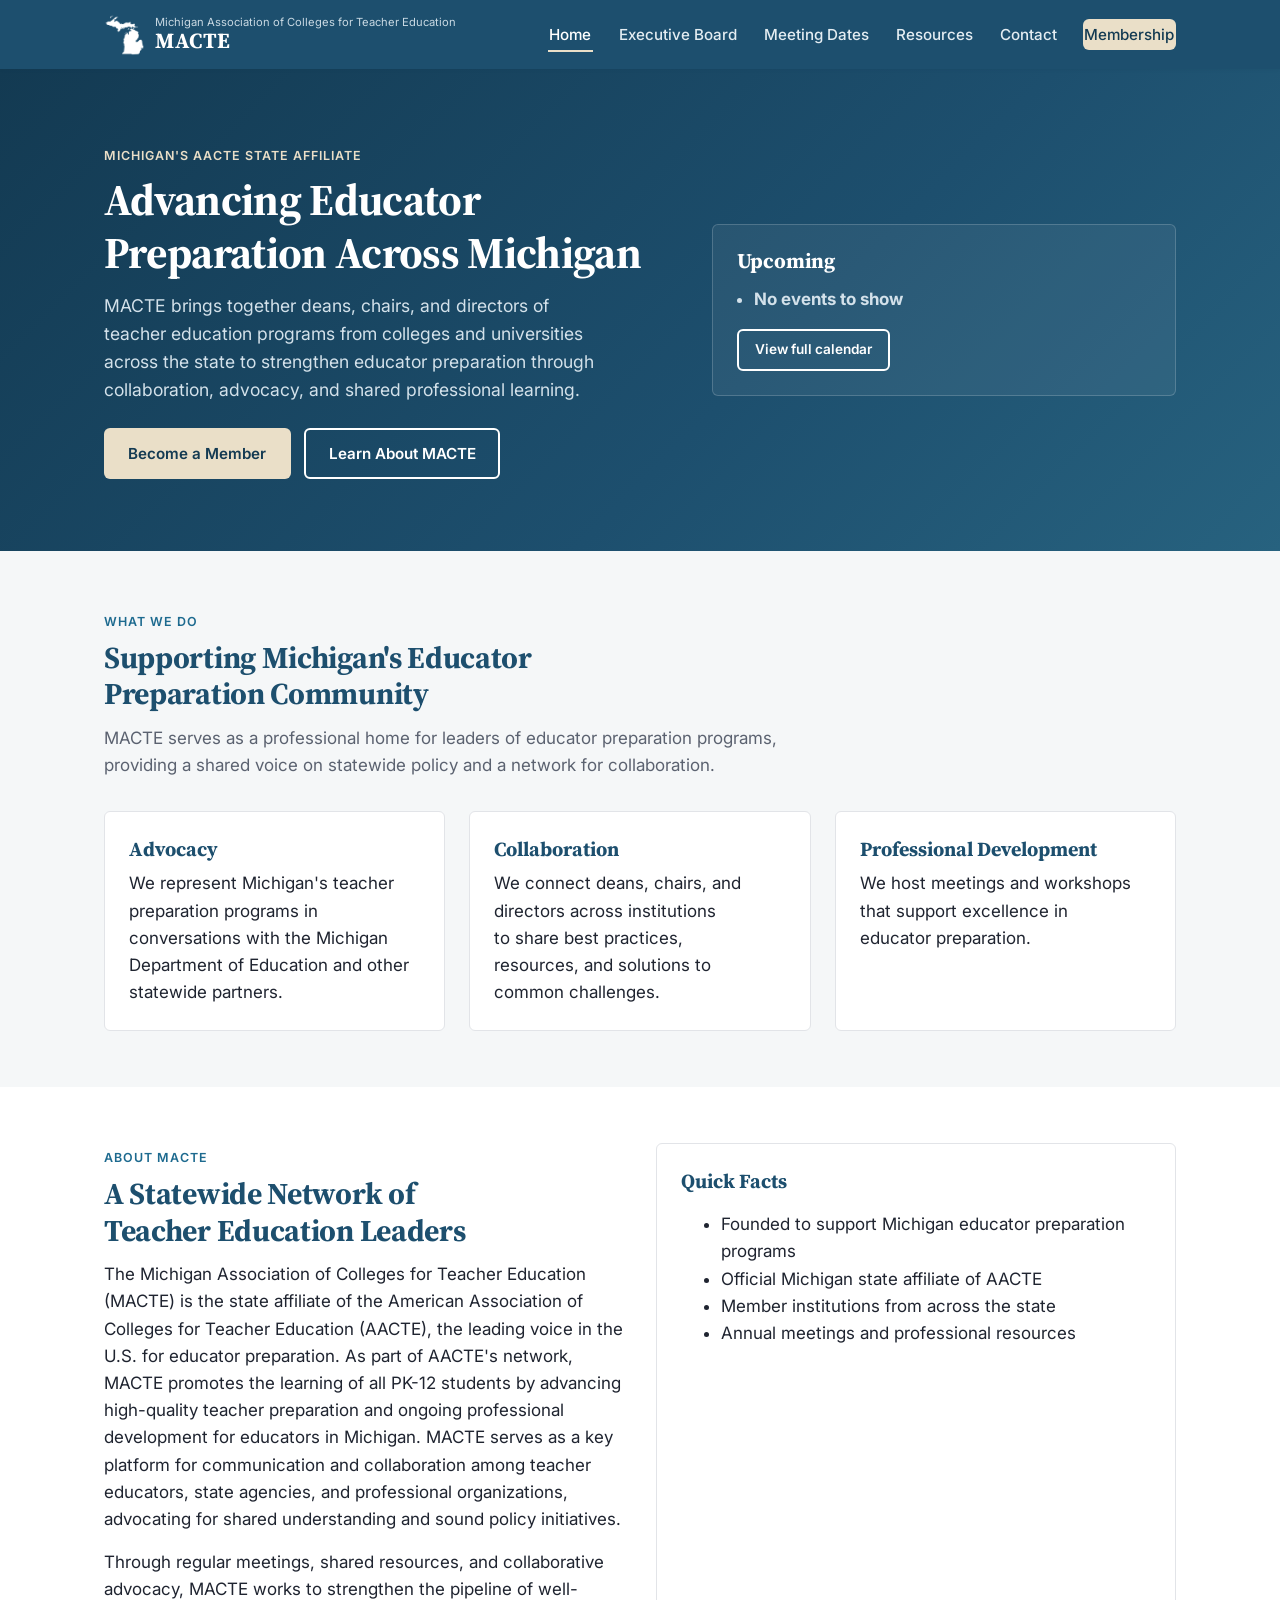
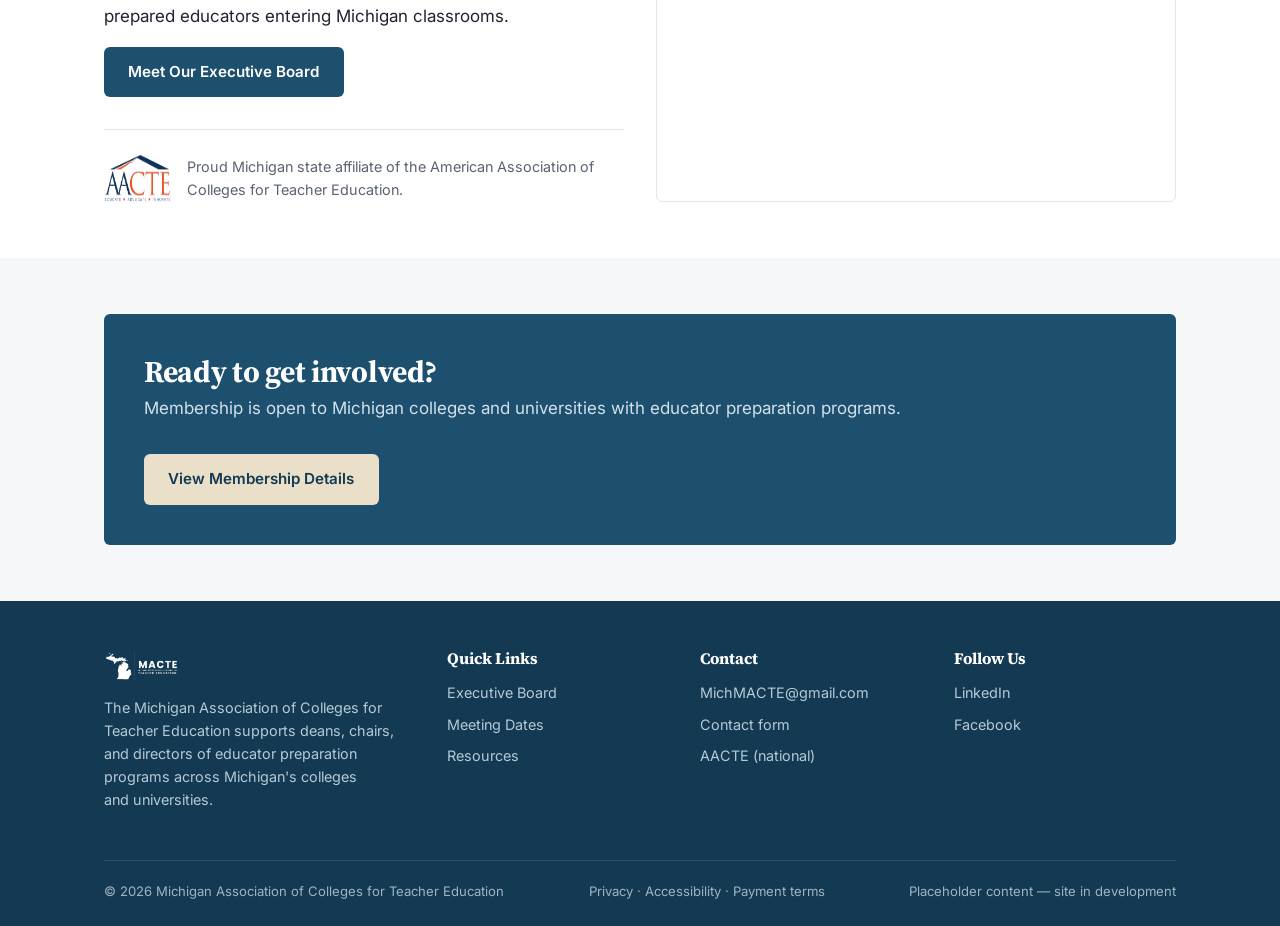
<file: index.html>
<!DOCTYPE html>
<html lang="en">
<head>
  <meta charset="UTF-8" />
  <meta name="viewport" content="width=device-width, initial-scale=1.0" />
  <title>MACTE | Michigan Association of Colleges for Teacher Education</title>
  <meta name="description" content="MACTE is Michigan's AACTE state affiliate, supporting deans, chairs, and directors of educator preparation programs across the state." />
  <meta name="theme-color" content="#1d4f6e" />
  <meta property="og:type" content="website" />
  <meta property="og:site_name" content="Michigan Association of Colleges for Teacher Education" />
  <meta property="og:title" content="MACTE | Michigan Association of Colleges for Teacher Education" />
  <meta property="og:description" content="MACTE is Michigan's AACTE state affiliate, supporting deans, chairs, and directors of educator preparation programs across the state." />
  <link rel="icon" href="assets/favicon-32.png" type="image/png" />
  <link rel="apple-touch-icon" href="assets/apple-touch-icon.png" />
  <link rel="preconnect" href="https://fonts.googleapis.com" />
  <link rel="preconnect" href="https://fonts.gstatic.com" crossorigin />
  <link href="https://fonts.googleapis.com/css2?family=Source+Serif+4:wght@600;700&family=Inter:wght@400;500;600;700&display=swap" rel="stylesheet" />
  <link rel="stylesheet" href="css/styles.css" />
  <!-- Cross-fade between pages. Kept inline so the browser sees it before the stylesheet arrives. -->
  <style>@media (prefers-reduced-motion: no-preference) { @view-transition { navigation: auto; } }</style>
</head>
<body>
  <a class="skip-link" href="#main">Skip to main content</a>

  <header class="site-header">
    <nav class="nav-bar">
      <a class="brand" href="index.html">
        <img src="assets/macte-icon-white.png" alt="" class="brand-logo" width="384" height="395" />
        <span class="brand-text">
          <span class="full-name">Michigan Association of Colleges for Teacher Education</span>
          <span class="acronym">MACTE</span>
        </span>
      </a>
      <button class="nav-toggle" type="button" aria-expanded="false" aria-controls="site-nav">Menu</button>
      <ul class="nav-links" id="site-nav">
        <li><a href="index.html" aria-current="page">Home</a></li>
        <li><a href="executive-board.html">Executive Board</a></li>
        <li><a href="meetings.html">Meeting Dates</a></li>
        <li><a href="resources.html">Resources</a></li>
        <li><a href="contact.html">Contact</a></li>
        <li><a href="membership.html" class="nav-cta">Membership</a></li>
      </ul>
    </nav>
  </header>

  <main id="main">
    <section class="hero">
      <div class="container">
        <div>
          <span class="eyebrow">Michigan's AACTE State Affiliate</span>
          <h1>Advancing Educator Preparation Across Michigan</h1>
          <p class="lead">
            MACTE brings together deans, chairs, and directors of teacher education programs
            from colleges and universities across the state to strengthen educator preparation
            through collaboration, advocacy, and shared professional learning.
          </p>
          <div class="hero-actions">
            <a href="membership.html" class="btn btn-primary">Become a Member</a>
            <a href="#about" class="btn btn-outline">Learn About MACTE</a>
          </div>
        </div>
        <div class="hero-card">
          <h2>Upcoming</h2>
          <ul id="upcoming-list">
            <li><strong>No events to show</strong> </li>
          </ul>
          <p class="hero-card-footer"><a href="meetings.html" class="btn btn-outline btn-sm">View full calendar</a></p>
        </div>
      </div>
    </section>

    <section class="section" id="about">
      <div class="container">
        <div class="section-header">
          <span class="eyebrow">What We Do</span>
          <h2>Supporting Michigan's Educator Preparation Community</h2>
          <p class="text-muted">
            MACTE serves as a professional home for leaders of educator preparation programs,
            providing a shared voice on statewide policy and a network for collaboration.
          </p>
        </div>
        <div class="card-grid">
          <div class="card">
            <h3>Advocacy</h3>
            <p>We represent Michigan's teacher preparation programs in conversations with the Michigan Department of Education and other statewide partners.</p>
          </div>
          <div class="card">
            <h3>Collaboration</h3>
            <p>We connect deans, chairs, and directors across institutions to share best practices, resources, and solutions to common challenges.</p>
          </div>
          <div class="card">
            <h3>Professional Development</h3>
            <p>We host meetings and workshops that support excellence in educator preparation.</p>
          </div>
        </div>
      </div>
    </section>

    <section class="section section-alt">
      <div class="container two-col">
        <div>
          <span class="eyebrow">About MACTE</span>
          <h2>A Statewide Network of Teacher Education Leaders</h2>
          <p>
            The Michigan Association of Colleges for Teacher Education (MACTE) 
            is the state affiliate of the American Association of Colleges for Teacher Education (AACTE),
            the leading voice in the U.S. for educator preparation. As part of AACTE's network,
            MACTE promotes the learning of all PK-12 students by advancing high-quality teacher preparation
            and ongoing professional development for educators in Michigan. MACTE serves as a key platform
            for communication and collaboration among teacher educators, state agencies, and professional organizations,
            advocating for shared understanding and sound policy initiatives.
          </p>
          <p>
            Through regular meetings, shared resources, and collaborative advocacy, MACTE works
            to strengthen the pipeline of well-prepared educators entering Michigan classrooms.
          </p>
          <a href="executive-board.html" class="btn btn-secondary">Meet Our Executive Board</a>
          <div class="affiliate-badge">
            <a href="https://www.aacte.org" target="_blank" rel="noopener">
              <img src="assets/aacte-logo.png" alt="AACTE website (opens in a new tab)" width="900" height="449" />
            </a>
            <p class="text-muted">Proud Michigan state affiliate of the American Association of Colleges for Teacher Education.</p>
          </div>
        </div>
        <div class="card">
          <h3>Quick Facts</h3>
          <ul>
            <li>Founded to support Michigan educator preparation programs</li>
            <li>Official Michigan state affiliate of AACTE</li>
            <li>Member institutions from across the state</li>
            <li>Annual meetings and professional resources</li>
          </ul>
        </div>
      </div>
    </section>

    <section class="section">
      <div class="container">
        <div class="callout">
          <div>
            <h2>Ready to get involved?</h2>
            <p>Membership is open to Michigan colleges and universities with educator preparation programs.</p>
          </div>
          <a href="membership.html" class="btn btn-primary">View Membership Details</a>
        </div>
      </div>
    </section>
  </main>

  <footer class="site-footer">
    <div class="container">
      <div class="footer-grid">
        <div>
          <img src="assets/macte-logo-full-white.png" alt="MACTE" class="footer-logo" width="1029" height="464" />
          <p>The Michigan Association of Colleges for Teacher Education supports deans, chairs, and directors of educator preparation programs across Michigan's colleges and universities.</p>
        </div>
        <div>
          <h2 class="footer-heading">Quick Links</h2>
          <ul>
            <li><a href="executive-board.html">Executive Board</a></li>
            <li><a href="meetings.html">Meeting Dates</a></li>
            <li><a href="resources.html">Resources</a></li>
          </ul>
        </div>
        <div>
          <h2 class="footer-heading">Contact</h2>
          <ul>
            <li><a href="mailto:MichMACTE@gmail.com">MichMACTE@gmail.com</a></li>
            <li><a href="contact.html">Contact form</a></li>
            <li><a href="https://www.aacte.org" target="_blank" rel="noopener">AACTE (national)</a></li>
          </ul>
        </div>
        <div>
          <h2 class="footer-heading">Follow Us</h2>
          <ul>
            <li><a href="https://www.linkedin.com/company/michigan-association-of-colleges-for-teacher-education/" target="_blank" rel="noopener">LinkedIn</a></li>
            <li><a href="https://www.facebook.com/Mich.ACTE" target="_blank" rel="noopener">Facebook</a></li>
          </ul>
        </div>
      </div>
      <div class="footer-bottom">
        <span>&copy; <span data-current-year>2026</span> Michigan Association of Colleges for Teacher Education</span>
        <span class="footer-legal"><a href="privacy.html">Privacy</a> &middot; <a href="accessibility.html">Accessibility</a> &middot; <a href="payment-terms.html">Payment terms</a></span>
        <span>Placeholder content — site in development</span>
      </div>
    </div>
  </footer>

  <script src="js/main.js"></script>
  <script src="js/csv-utils.js"></script>
  <script src="js/meetings-data.js"></script>
  <script src="js/index-upcoming.js"></script>
</body>
</html>
</file>
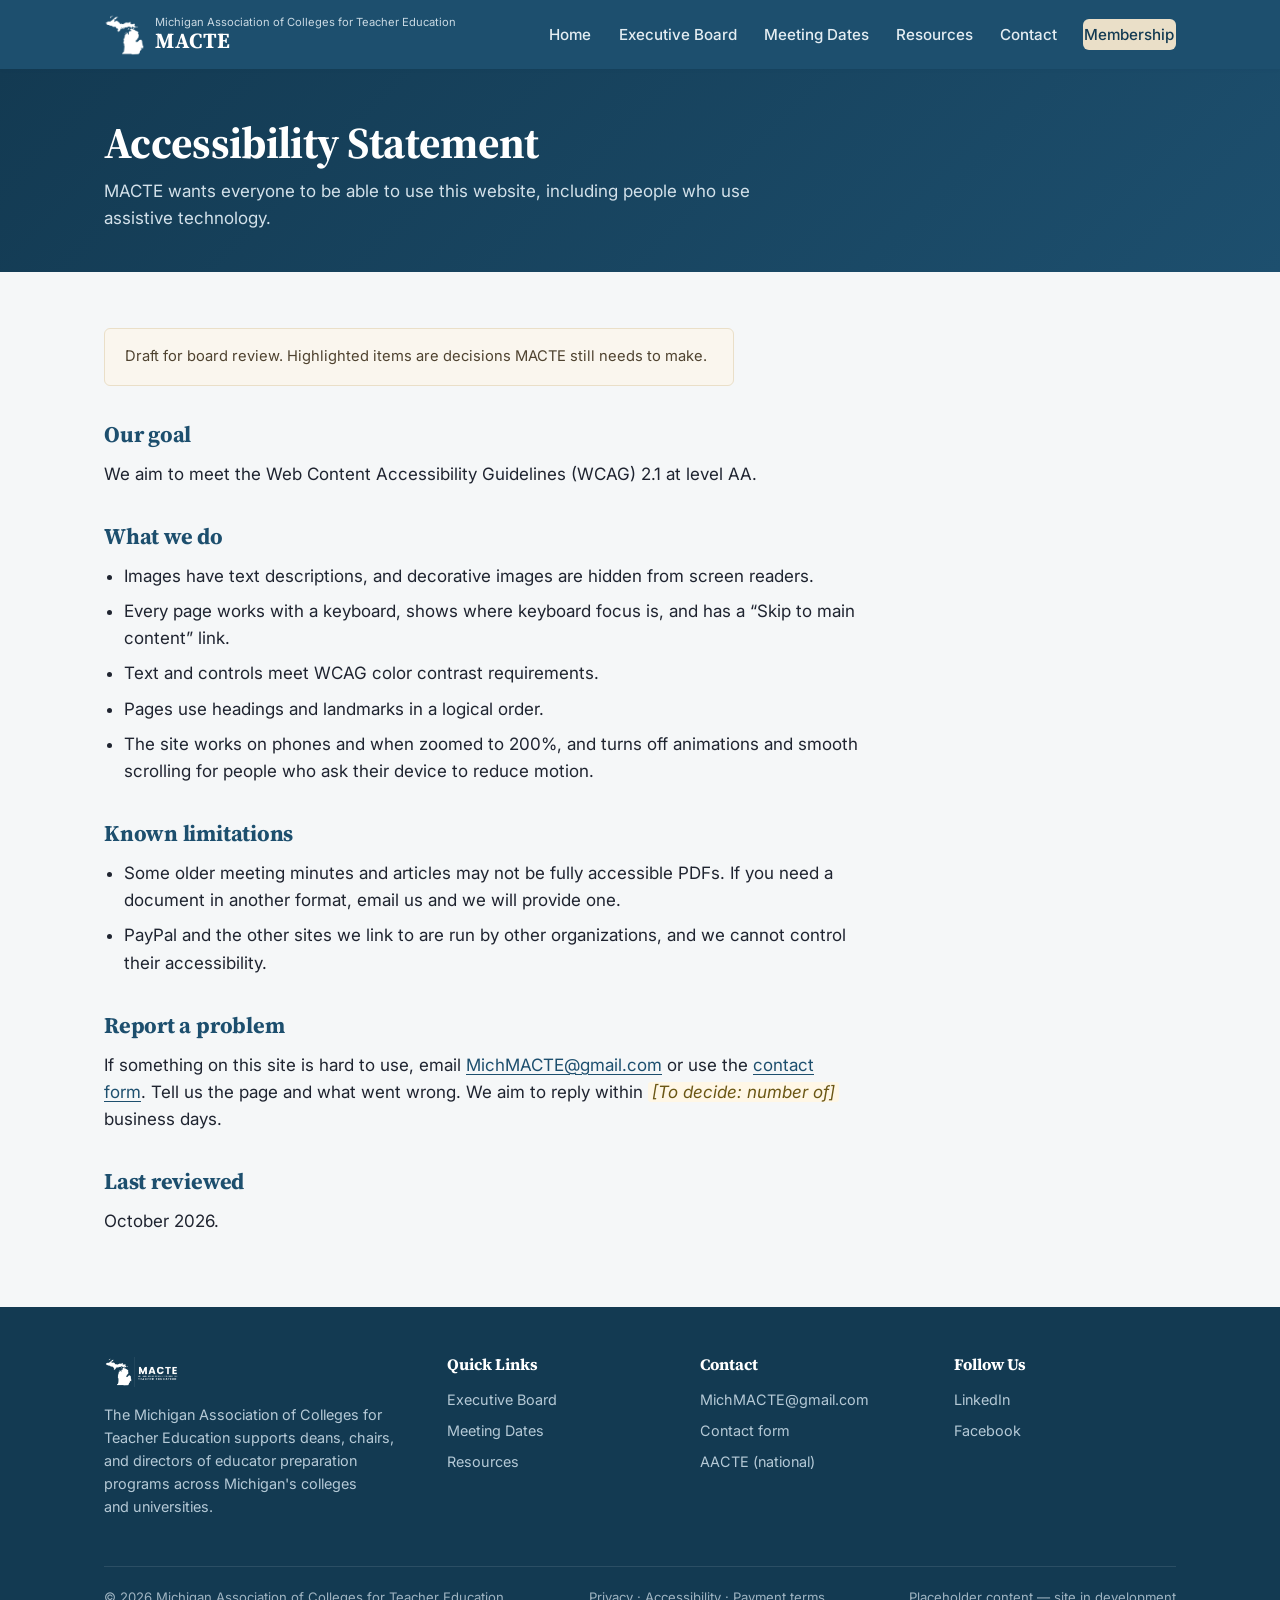
<file: accessibility.html>
<!DOCTYPE html>
<html lang="en">
<head>
  <meta charset="UTF-8" />
  <meta name="viewport" content="width=device-width, initial-scale=1.0" />
  <title>Accessibility Statement | MACTE</title>
  <meta name="description" content="MACTE's commitment to an accessible website, and how to report a problem." />
  <meta name="theme-color" content="#1d4f6e" />
  <meta property="og:type" content="website" />
  <meta property="og:site_name" content="Michigan Association of Colleges for Teacher Education" />
  <meta property="og:title" content="Accessibility Statement | MACTE" />
  <meta property="og:description" content="MACTE's commitment to an accessible website, and how to report a problem." />
  <link rel="icon" href="assets/favicon-32.png" type="image/png" />
  <link rel="apple-touch-icon" href="assets/apple-touch-icon.png" />
  <link rel="preconnect" href="https://fonts.googleapis.com" />
  <link rel="preconnect" href="https://fonts.gstatic.com" crossorigin />
  <link href="https://fonts.googleapis.com/css2?family=Source+Serif+4:wght@600;700&family=Inter:wght@400;500;600;700&display=swap" rel="stylesheet" />
  <link rel="stylesheet" href="css/styles.css" />
  <!-- Cross-fade between pages. Kept inline so the browser sees it before the stylesheet arrives. -->
  <style>@media (prefers-reduced-motion: no-preference) { @view-transition { navigation: auto; } }</style>
</head>
<body>
  <a class="skip-link" href="#main">Skip to main content</a>

  <header class="site-header">
    <nav class="nav-bar">
      <a class="brand" href="index.html">
        <img src="assets/macte-icon-white.png" alt="" class="brand-logo" width="384" height="395" />
        <span class="brand-text">
          <span class="full-name">Michigan Association of Colleges for Teacher Education</span>
          <span class="acronym">MACTE</span>
        </span>
      </a>
      <button class="nav-toggle" type="button" aria-expanded="false" aria-controls="site-nav">Menu</button>
      <ul class="nav-links" id="site-nav">
        <li><a href="index.html">Home</a></li>
        <li><a href="executive-board.html">Executive Board</a></li>
        <li><a href="meetings.html">Meeting Dates</a></li>
        <li><a href="resources.html">Resources</a></li>
        <li><a href="contact.html">Contact</a></li>
        <li><a href="membership.html" class="nav-cta">Membership</a></li>
      </ul>
    </nav>
  </header>

  <main id="main">
    <section class="page-hero">
      <div class="container">
        <h1>Accessibility Statement</h1>
        <p>MACTE wants everyone to be able to use this website, including people who use assistive technology.</p>
      </div>
    </section>

    <section class="section">
      <div class="container prose">
        <div class="notice">Draft for board review. Highlighted items are decisions MACTE still needs to make.</div>
        <h2>Our goal</h2>
        <p>We aim to meet the Web Content Accessibility Guidelines (WCAG) 2.1 at level AA.</p>

        <h2>What we do</h2>
        <ul>
          <li>Images have text descriptions, and decorative images are hidden from screen readers.</li>
          <li>Every page works with a keyboard, shows where keyboard focus is, and has a &ldquo;Skip to main content&rdquo; link.</li>
          <li>Text and controls meet WCAG color contrast requirements.</li>
          <li>Pages use headings and landmarks in a logical order.</li>
          <li>The site works on phones and when zoomed to 200%, and turns off animations and smooth scrolling for people who ask their device to reduce motion.</li>
        </ul>

        <h2>Known limitations</h2>
        <ul>
          <li>Some older meeting minutes and articles may not be fully accessible PDFs. If you need a document in another format, email us and we will provide one.</li>
          <li>PayPal and the other sites we link to are run by other organizations, and we cannot control their accessibility.</li>
        </ul>

        <h2>Report a problem</h2>
        <p>If something on this site is hard to use, email <a href="mailto:MichMACTE@gmail.com">MichMACTE@gmail.com</a> or use the <a href="contact.html">contact form</a>. Tell us the page and what went wrong. We aim to reply within <span class="tbd">[To decide: number of]</span> business days.</p>

        <h2>Last reviewed</h2>
        <p>October 2026.</p>
      </div>
    </section>
  </main>

  <footer class="site-footer">
    <div class="container">
      <div class="footer-grid">
        <div>
          <img src="assets/macte-logo-full-white.png" alt="MACTE" class="footer-logo" width="1029" height="464" />
          <p>The Michigan Association of Colleges for Teacher Education supports deans, chairs, and directors of educator preparation programs across Michigan's colleges and universities.</p>
        </div>
        <div>
          <h2 class="footer-heading">Quick Links</h2>
          <ul>
            <li><a href="executive-board.html">Executive Board</a></li>
            <li><a href="meetings.html">Meeting Dates</a></li>
            <li><a href="resources.html">Resources</a></li>
          </ul>
        </div>
        <div>
          <h2 class="footer-heading">Contact</h2>
          <ul>
            <li><a href="mailto:MichMACTE@gmail.com">MichMACTE@gmail.com</a></li>
            <li><a href="contact.html">Contact form</a></li>
            <li><a href="https://www.aacte.org" target="_blank" rel="noopener">AACTE (national)</a></li>
          </ul>
        </div>
        <div>
          <h2 class="footer-heading">Follow Us</h2>
          <ul>
            <li><a href="https://www.linkedin.com/company/michigan-association-of-colleges-for-teacher-education/" target="_blank" rel="noopener">LinkedIn</a></li>
            <li><a href="https://www.facebook.com/Mich.ACTE" target="_blank" rel="noopener">Facebook</a></li>
          </ul>
        </div>
      </div>
      <div class="footer-bottom">
        <span>&copy; <span data-current-year>2026</span> Michigan Association of Colleges for Teacher Education</span>
        <span class="footer-legal"><a href="privacy.html">Privacy</a> &middot; <a href="accessibility.html">Accessibility</a> &middot; <a href="payment-terms.html">Payment terms</a></span>
        <span>Placeholder content — site in development</span>
      </div>
    </div>
  </footer>

  <script src="js/main.js"></script>
</body>
</html>
</file>
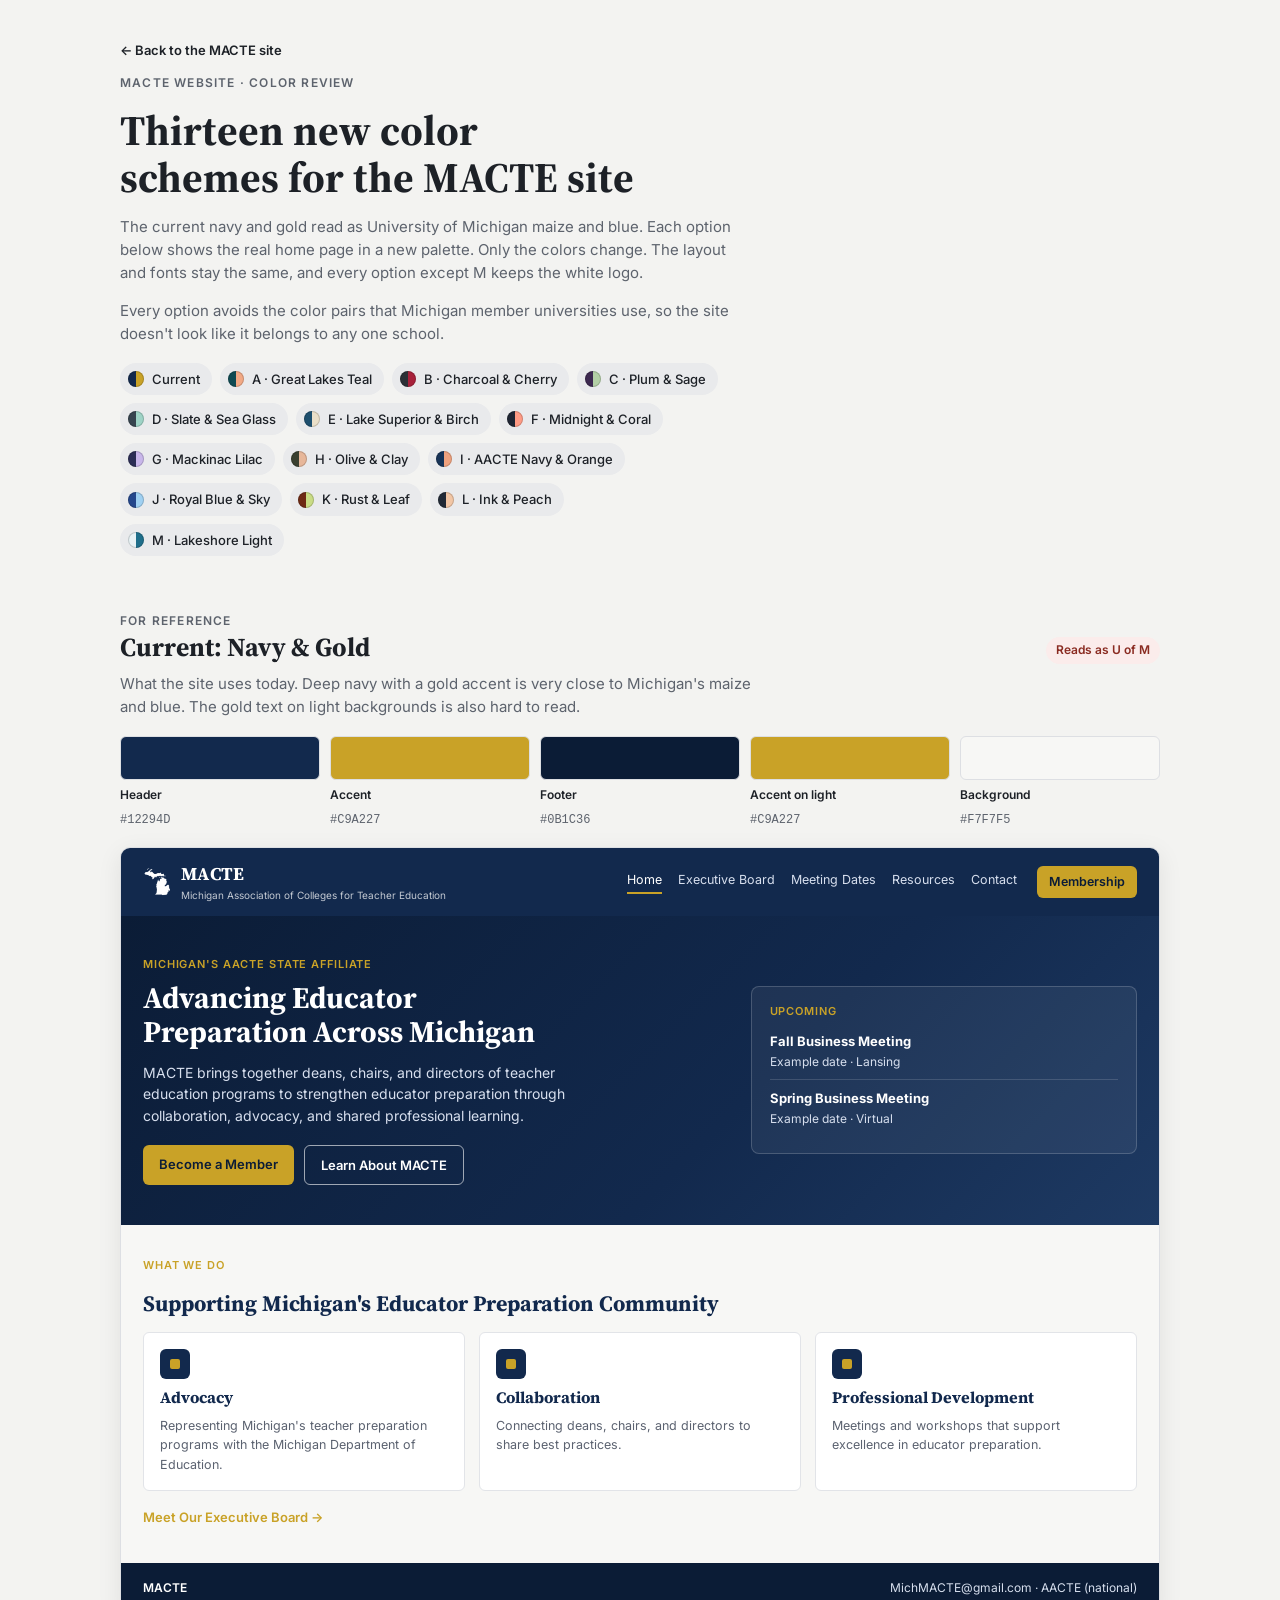
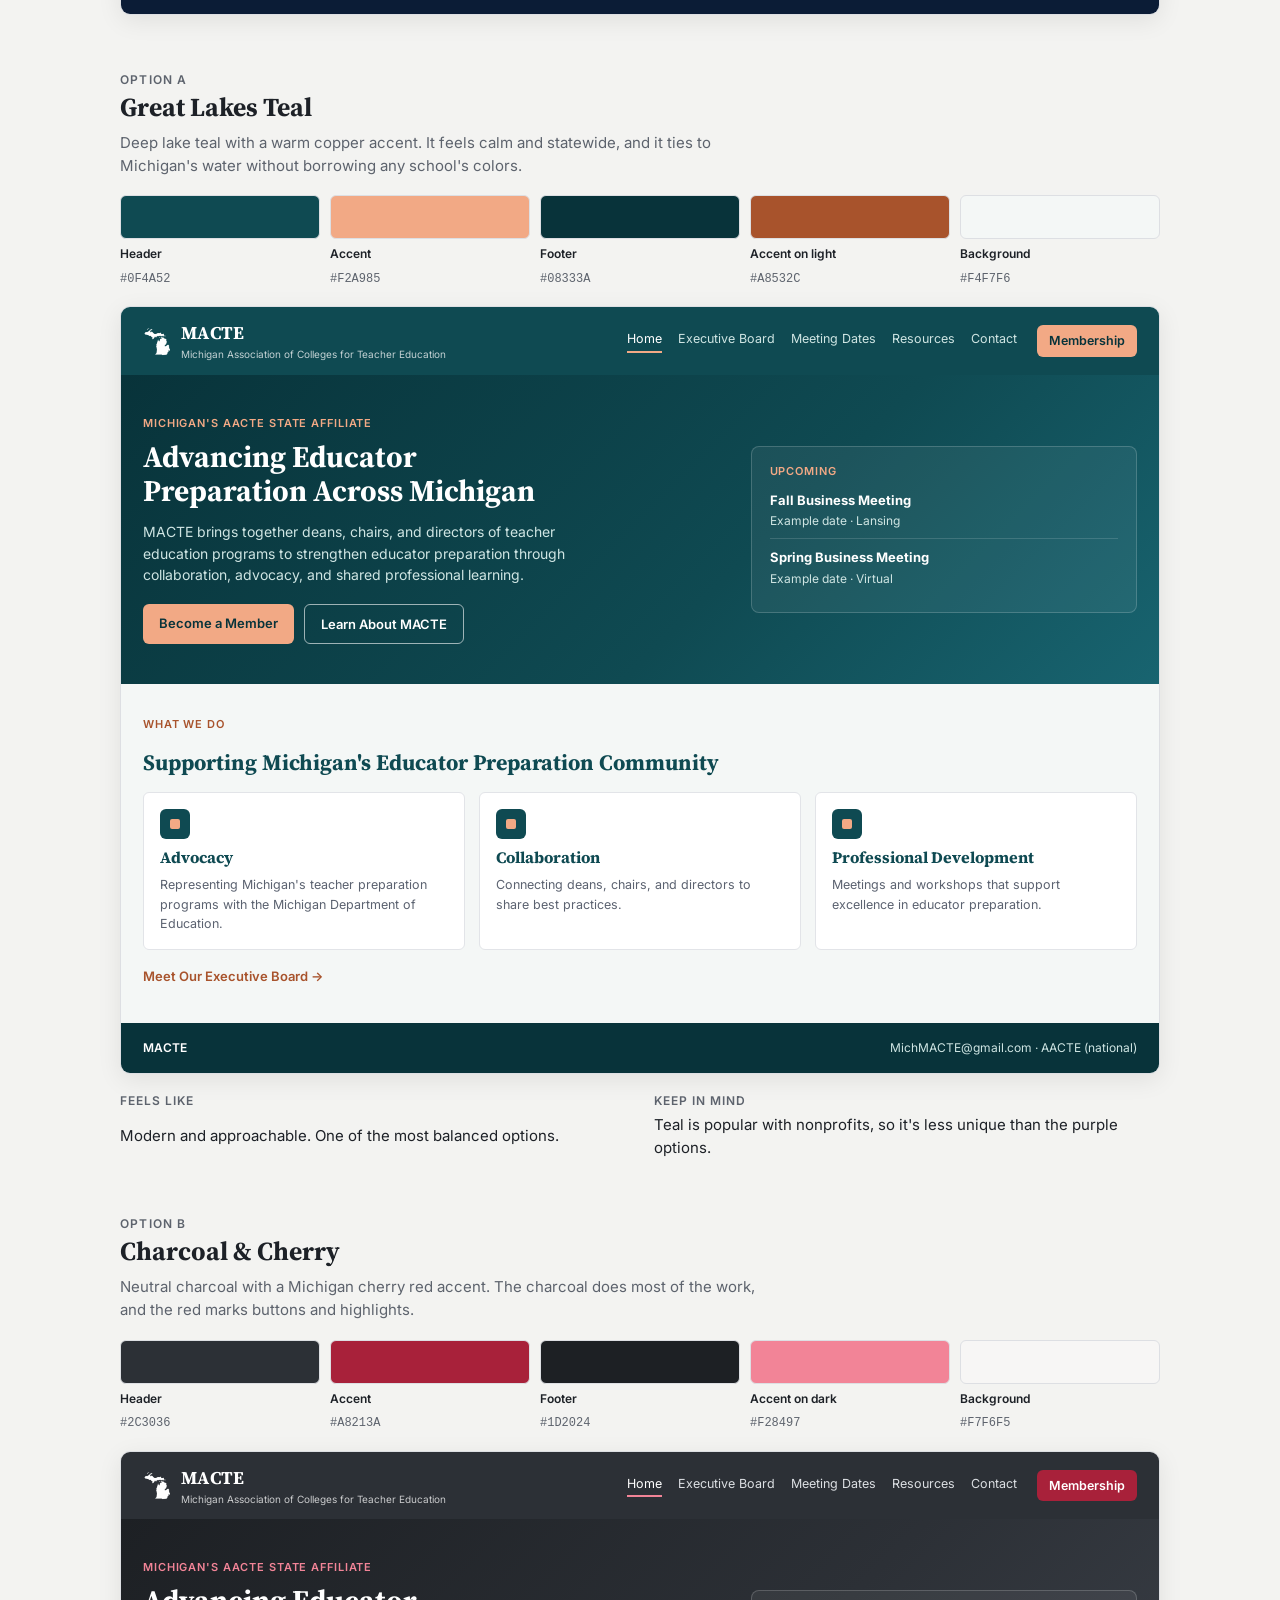
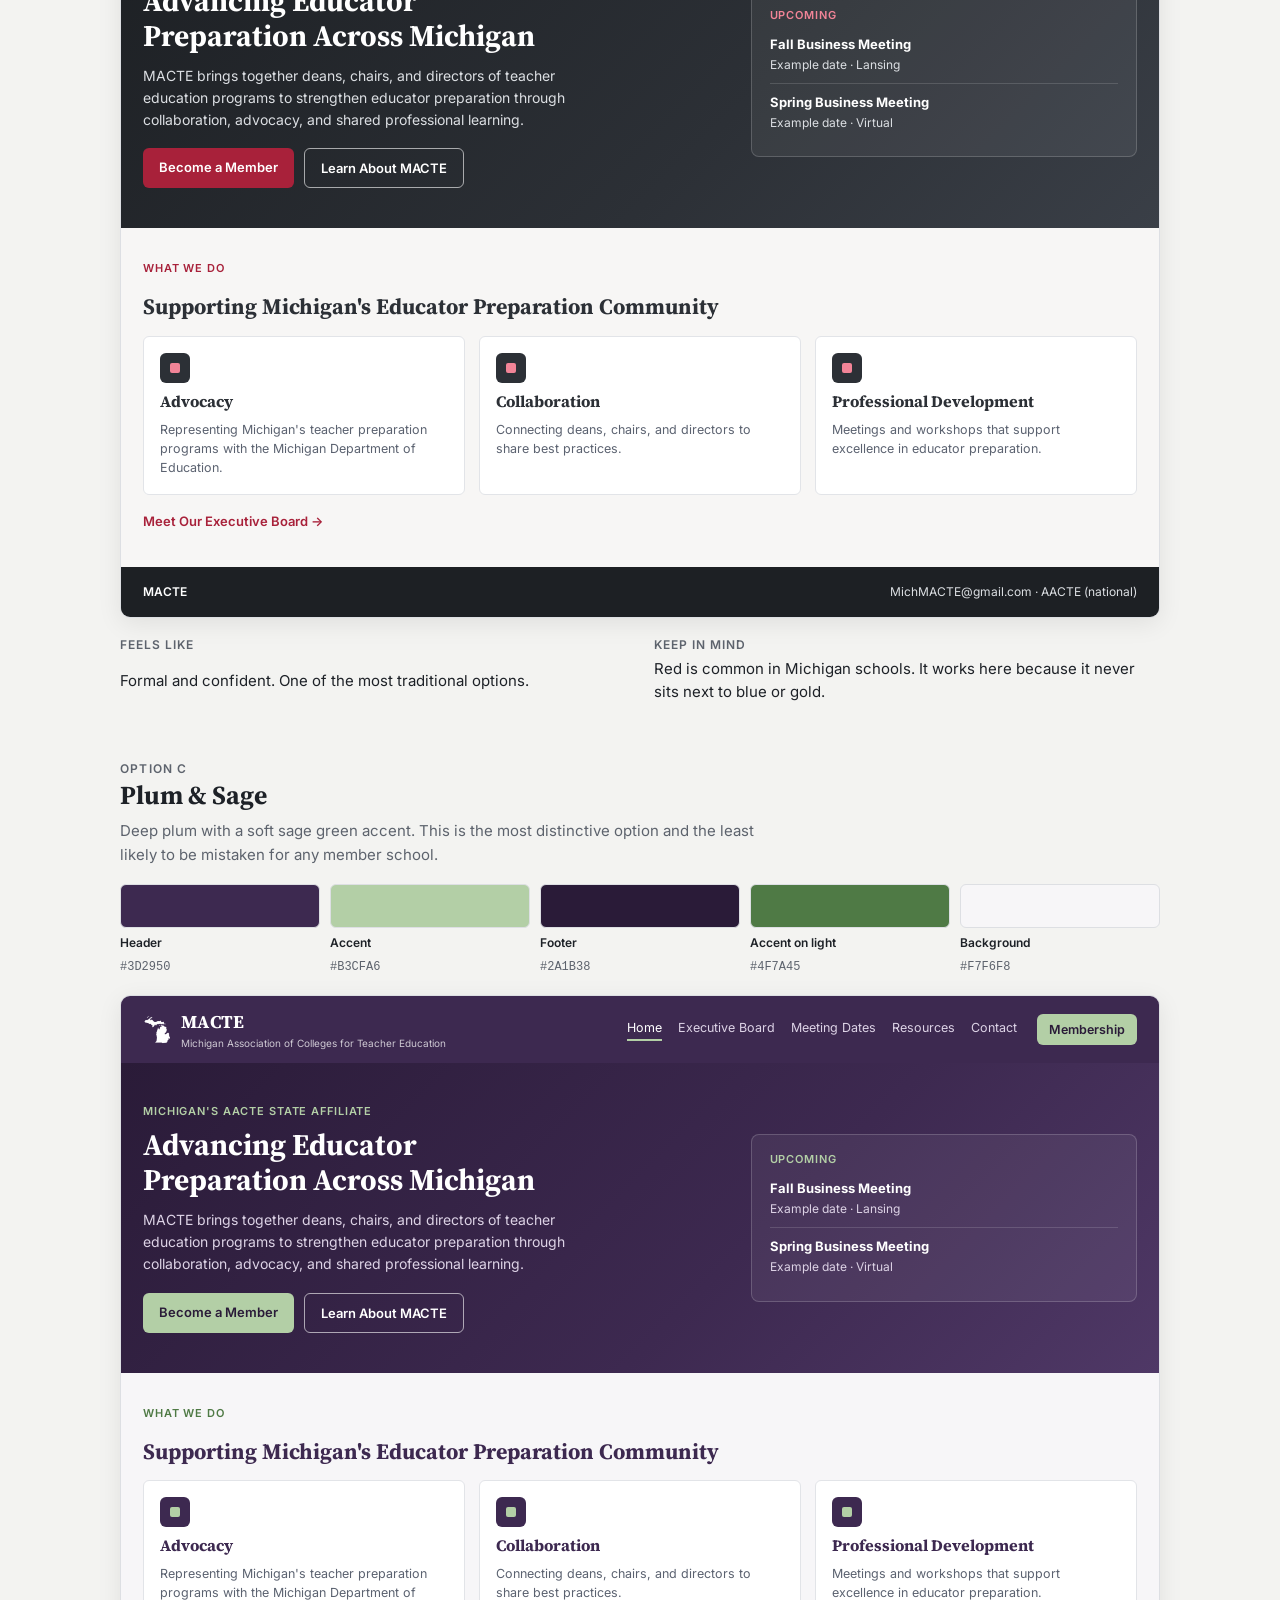
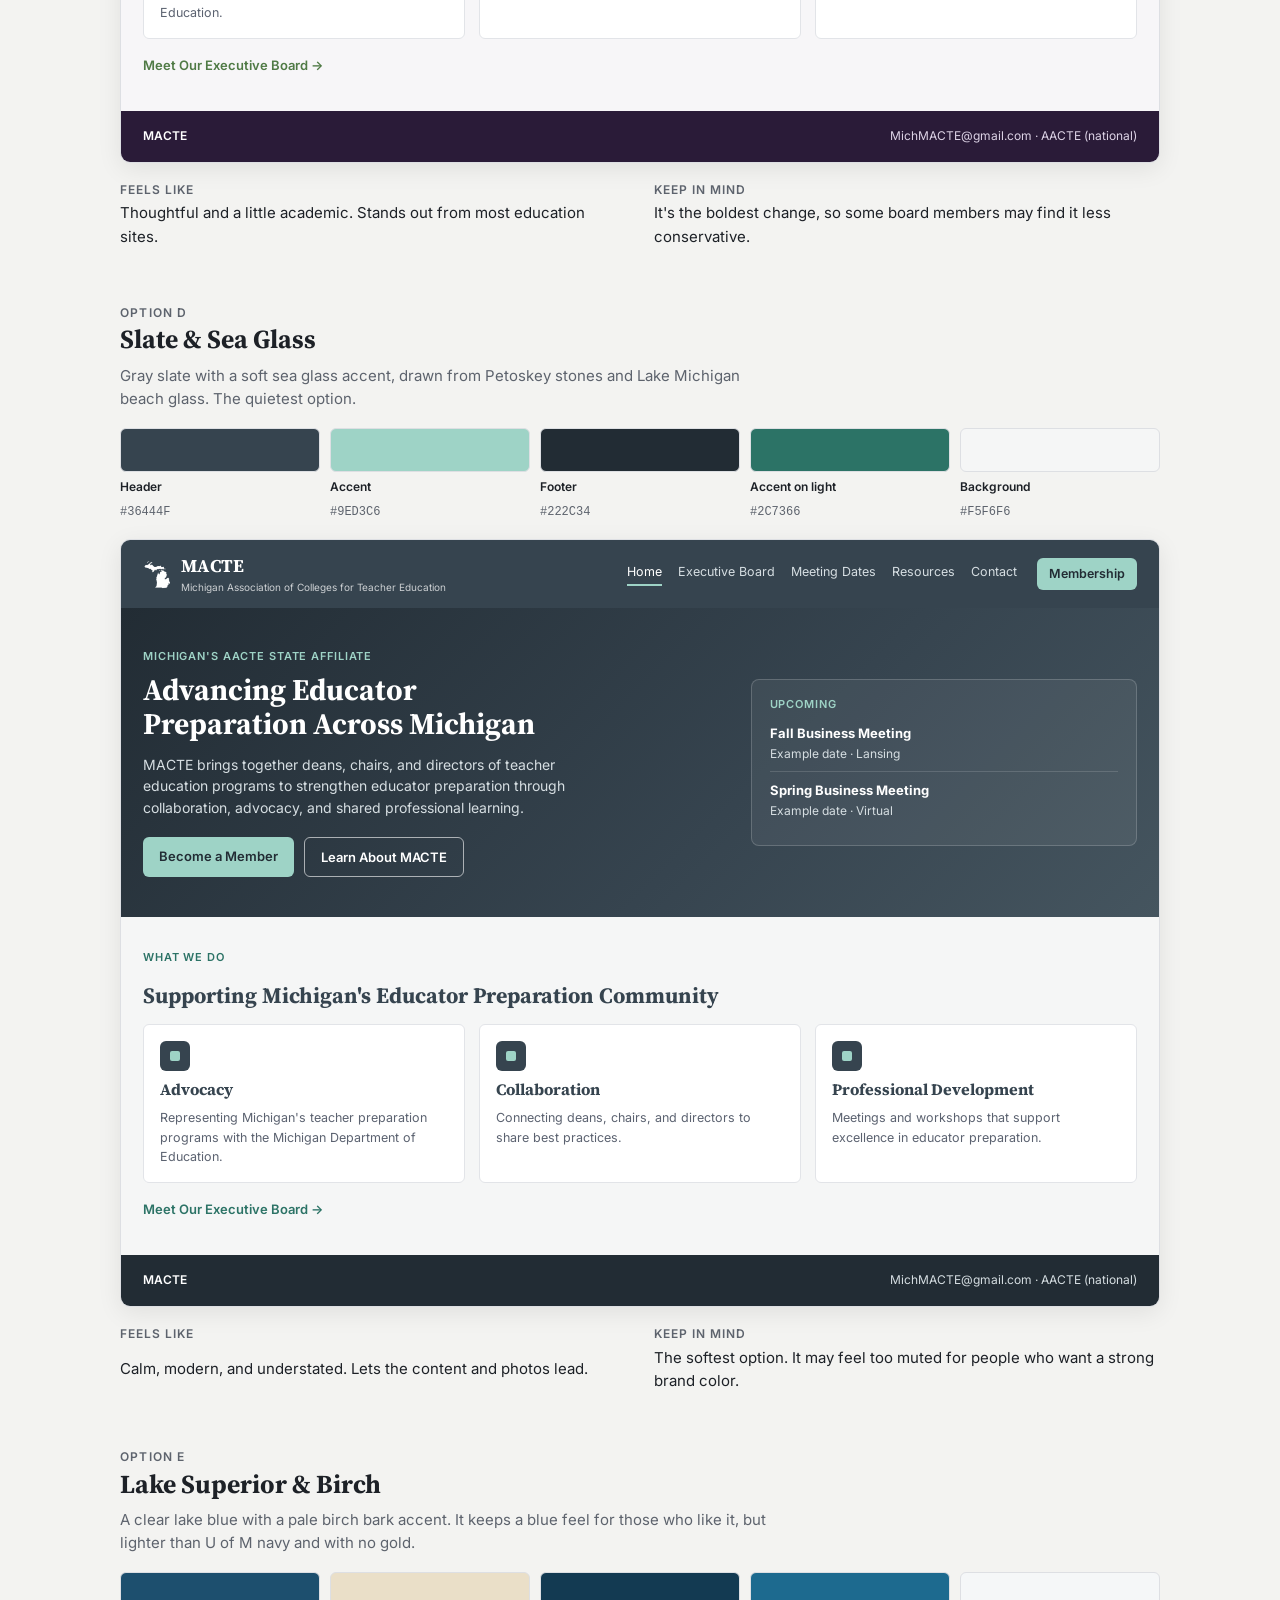
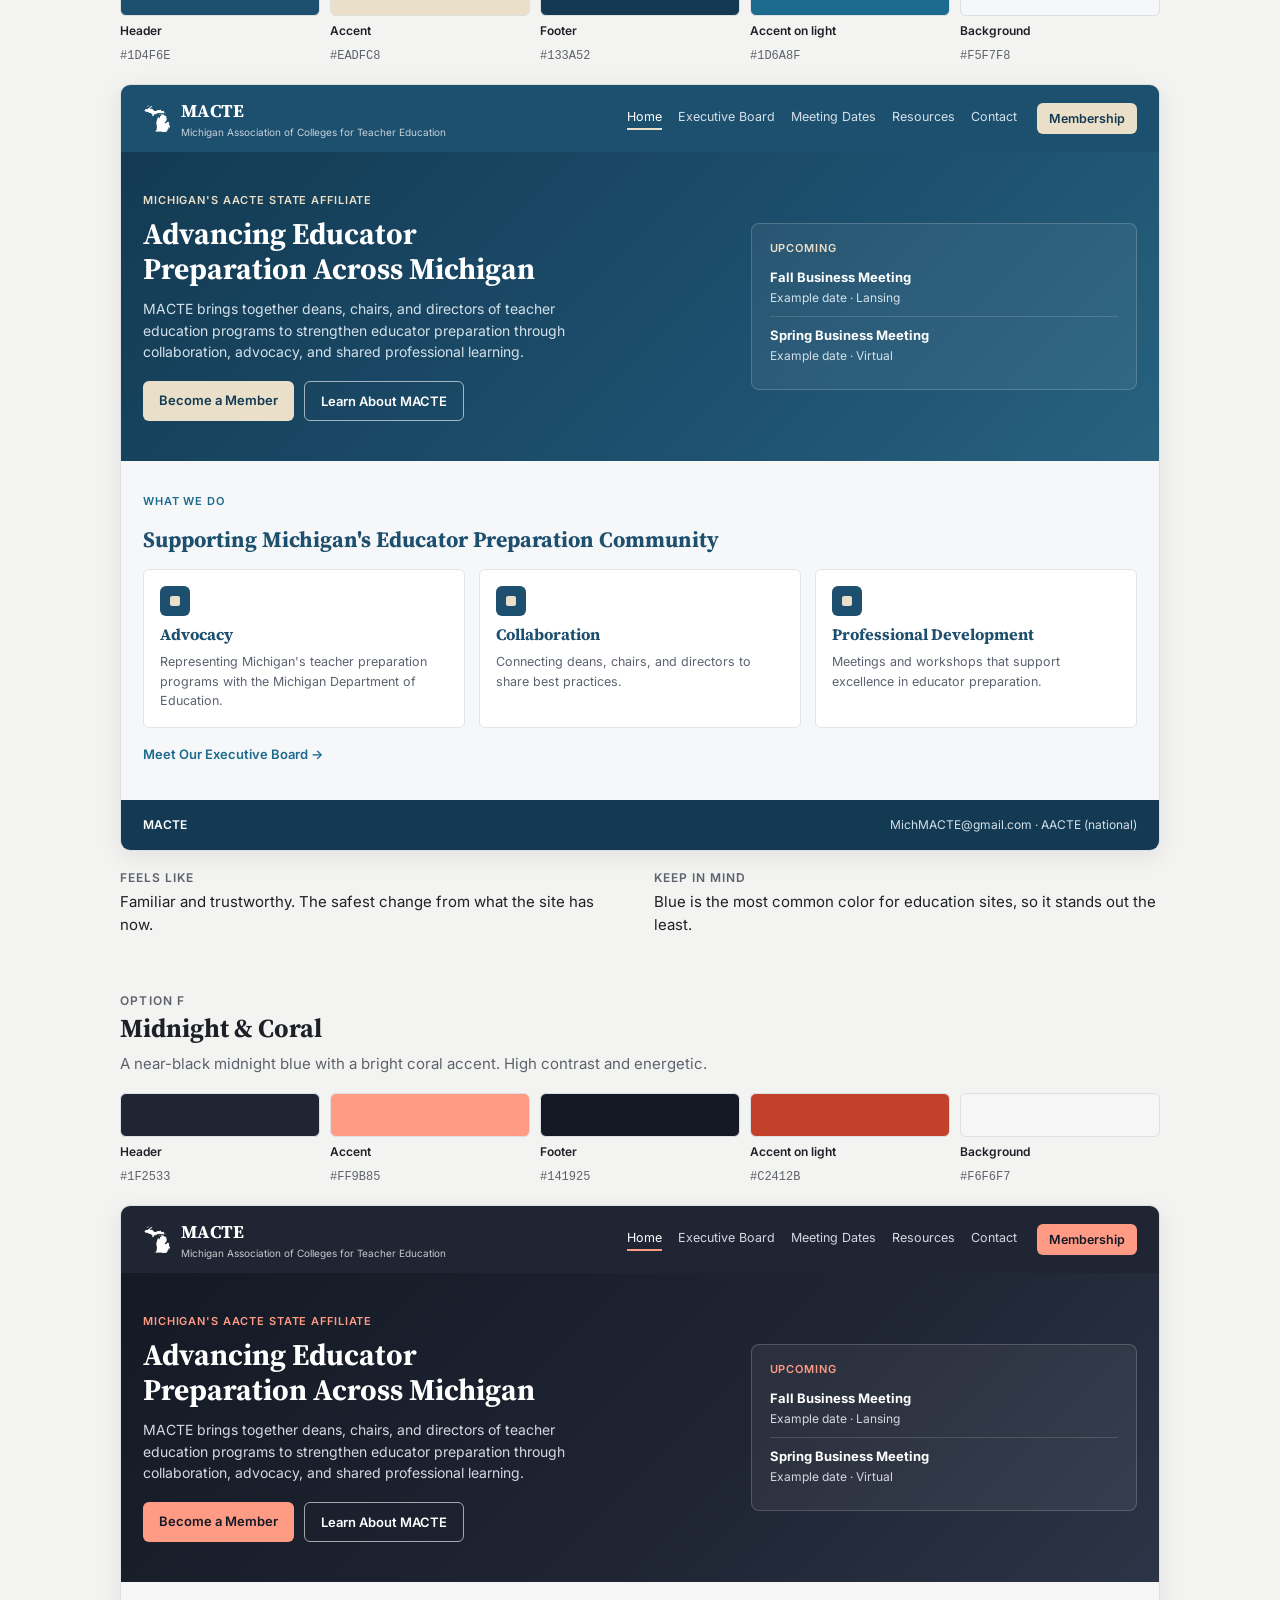
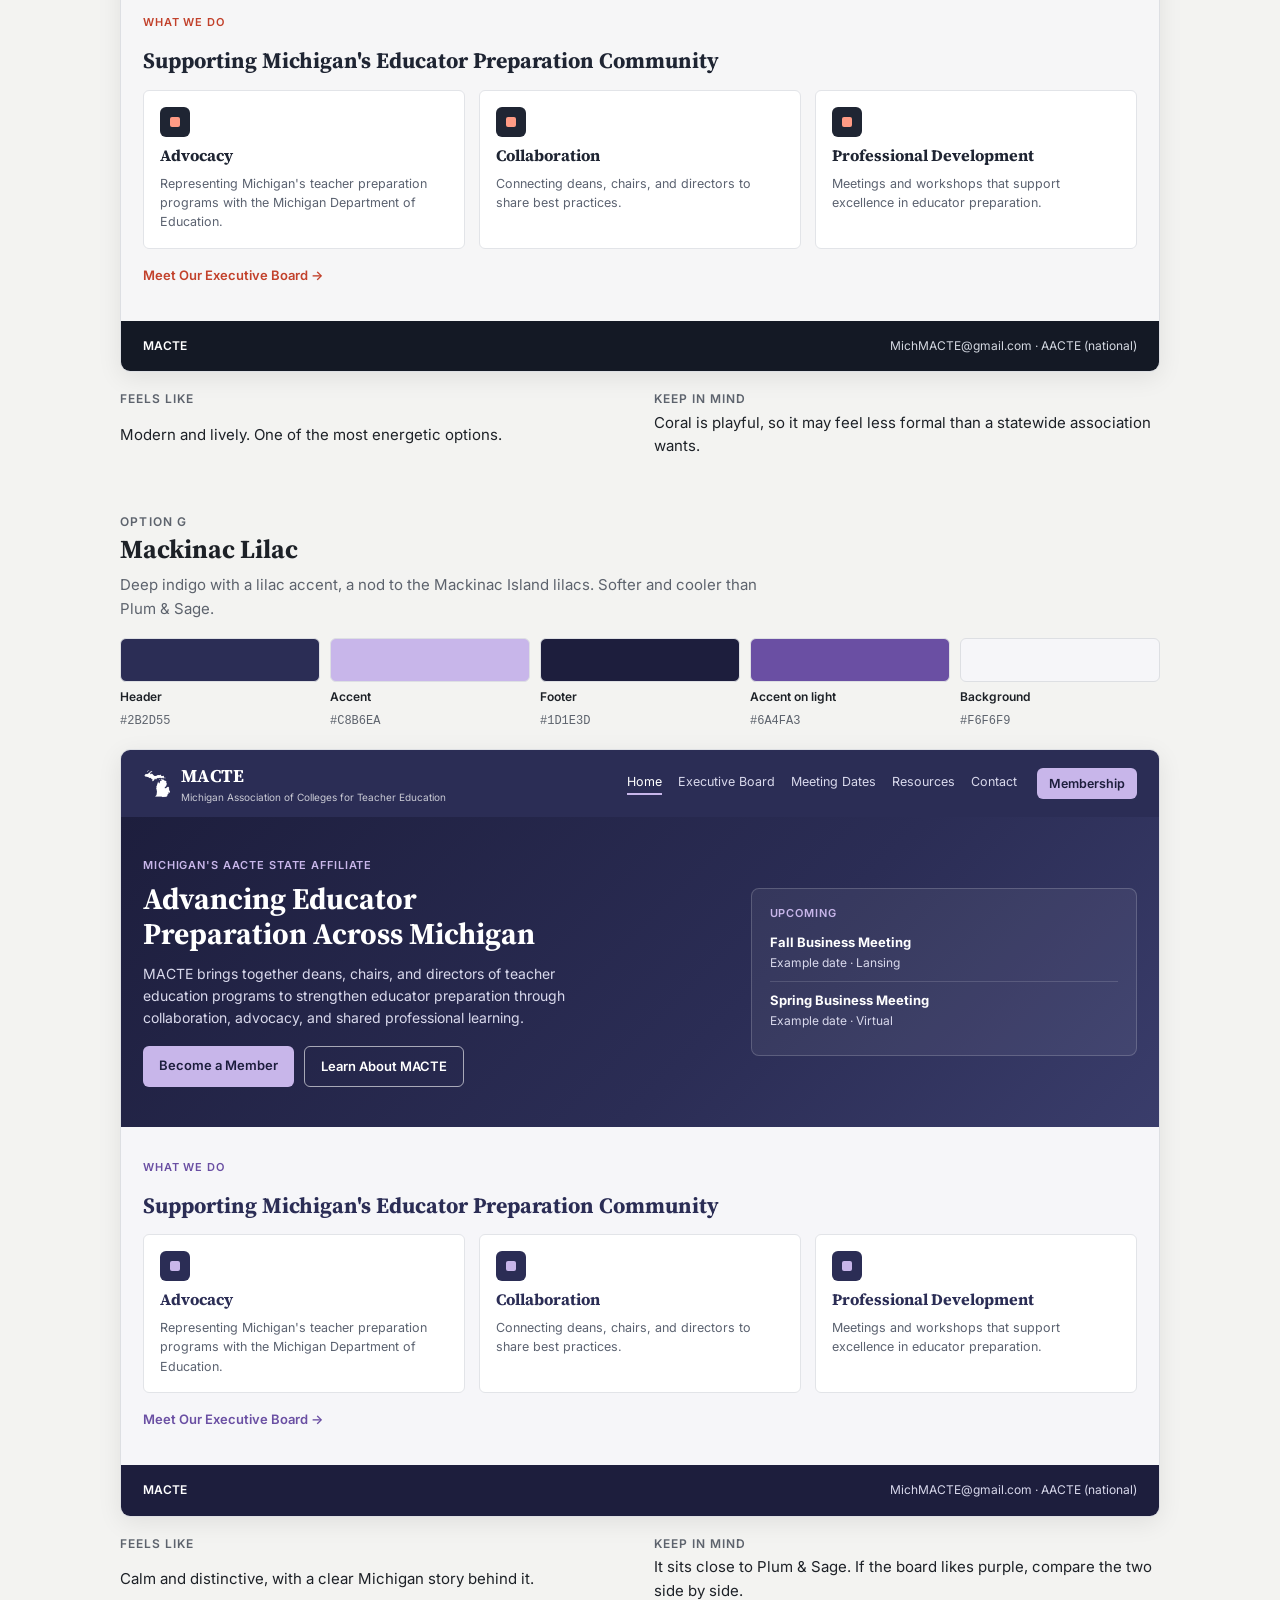
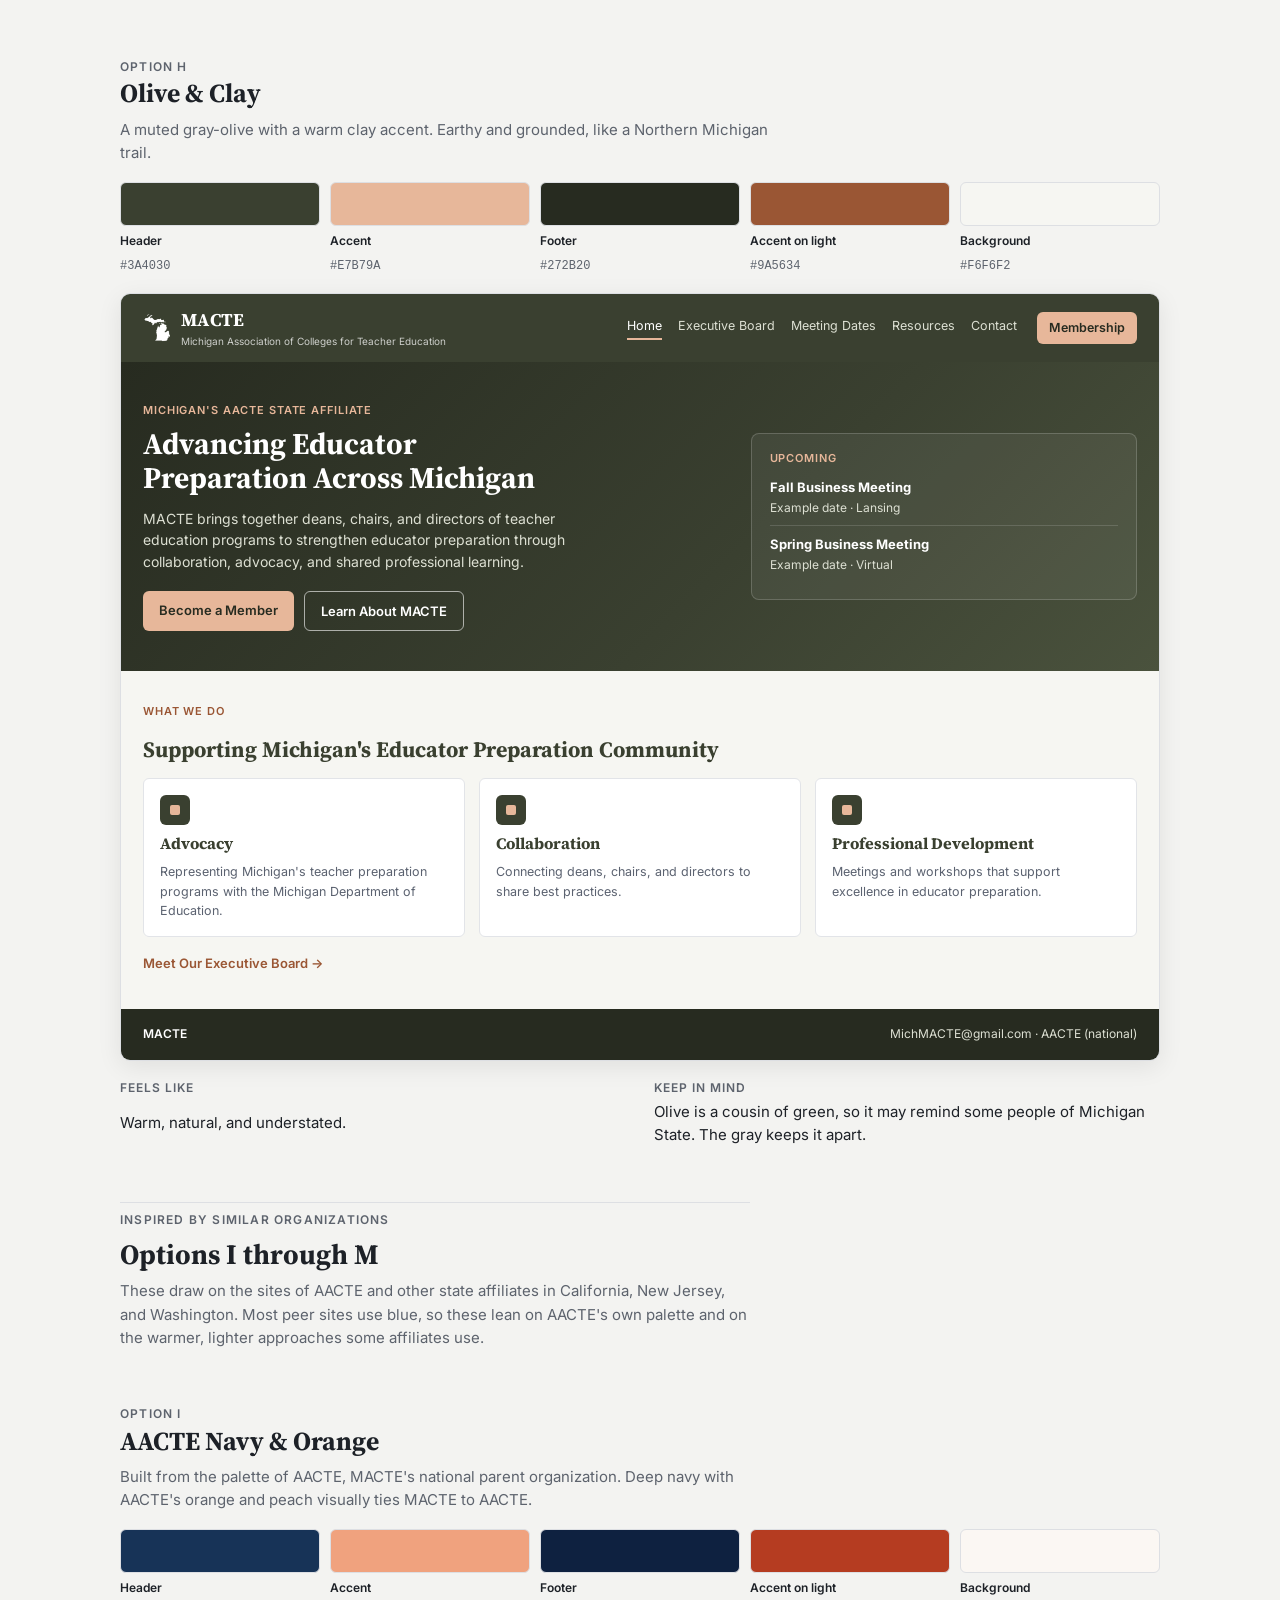
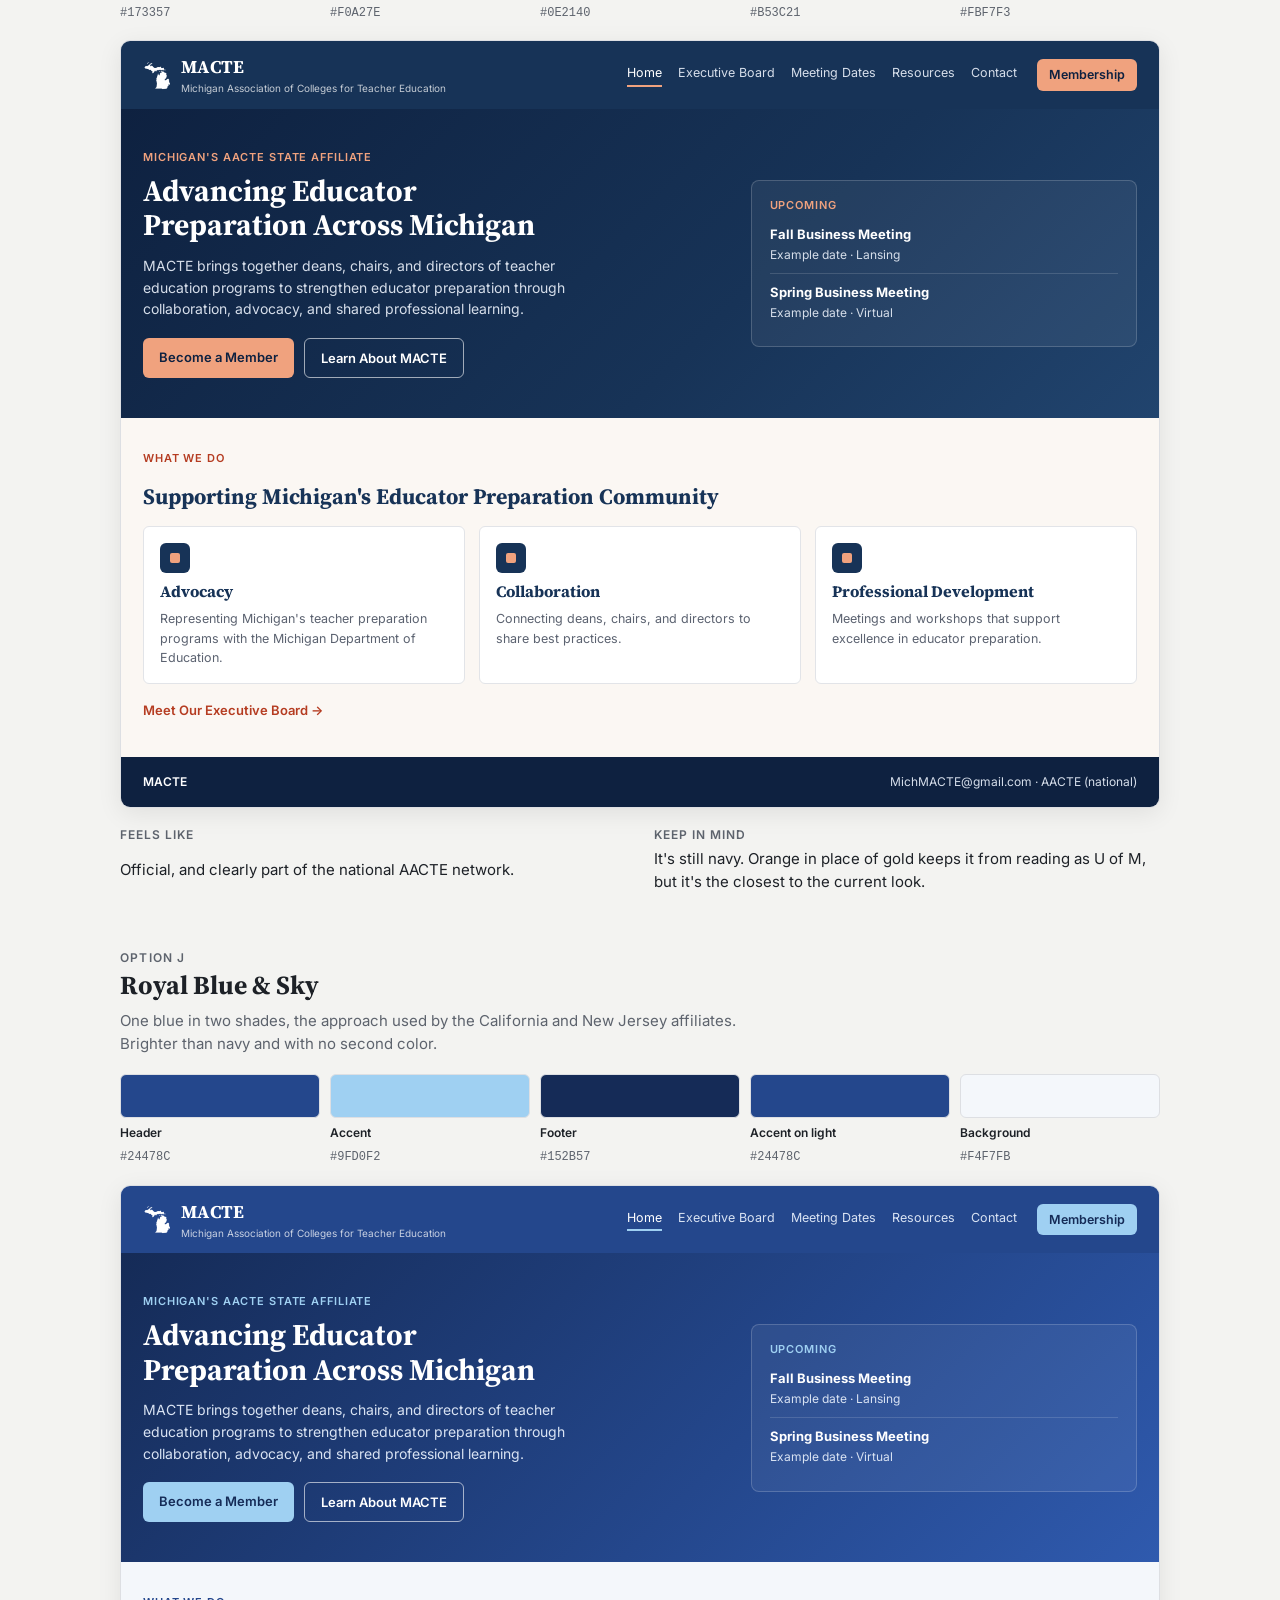
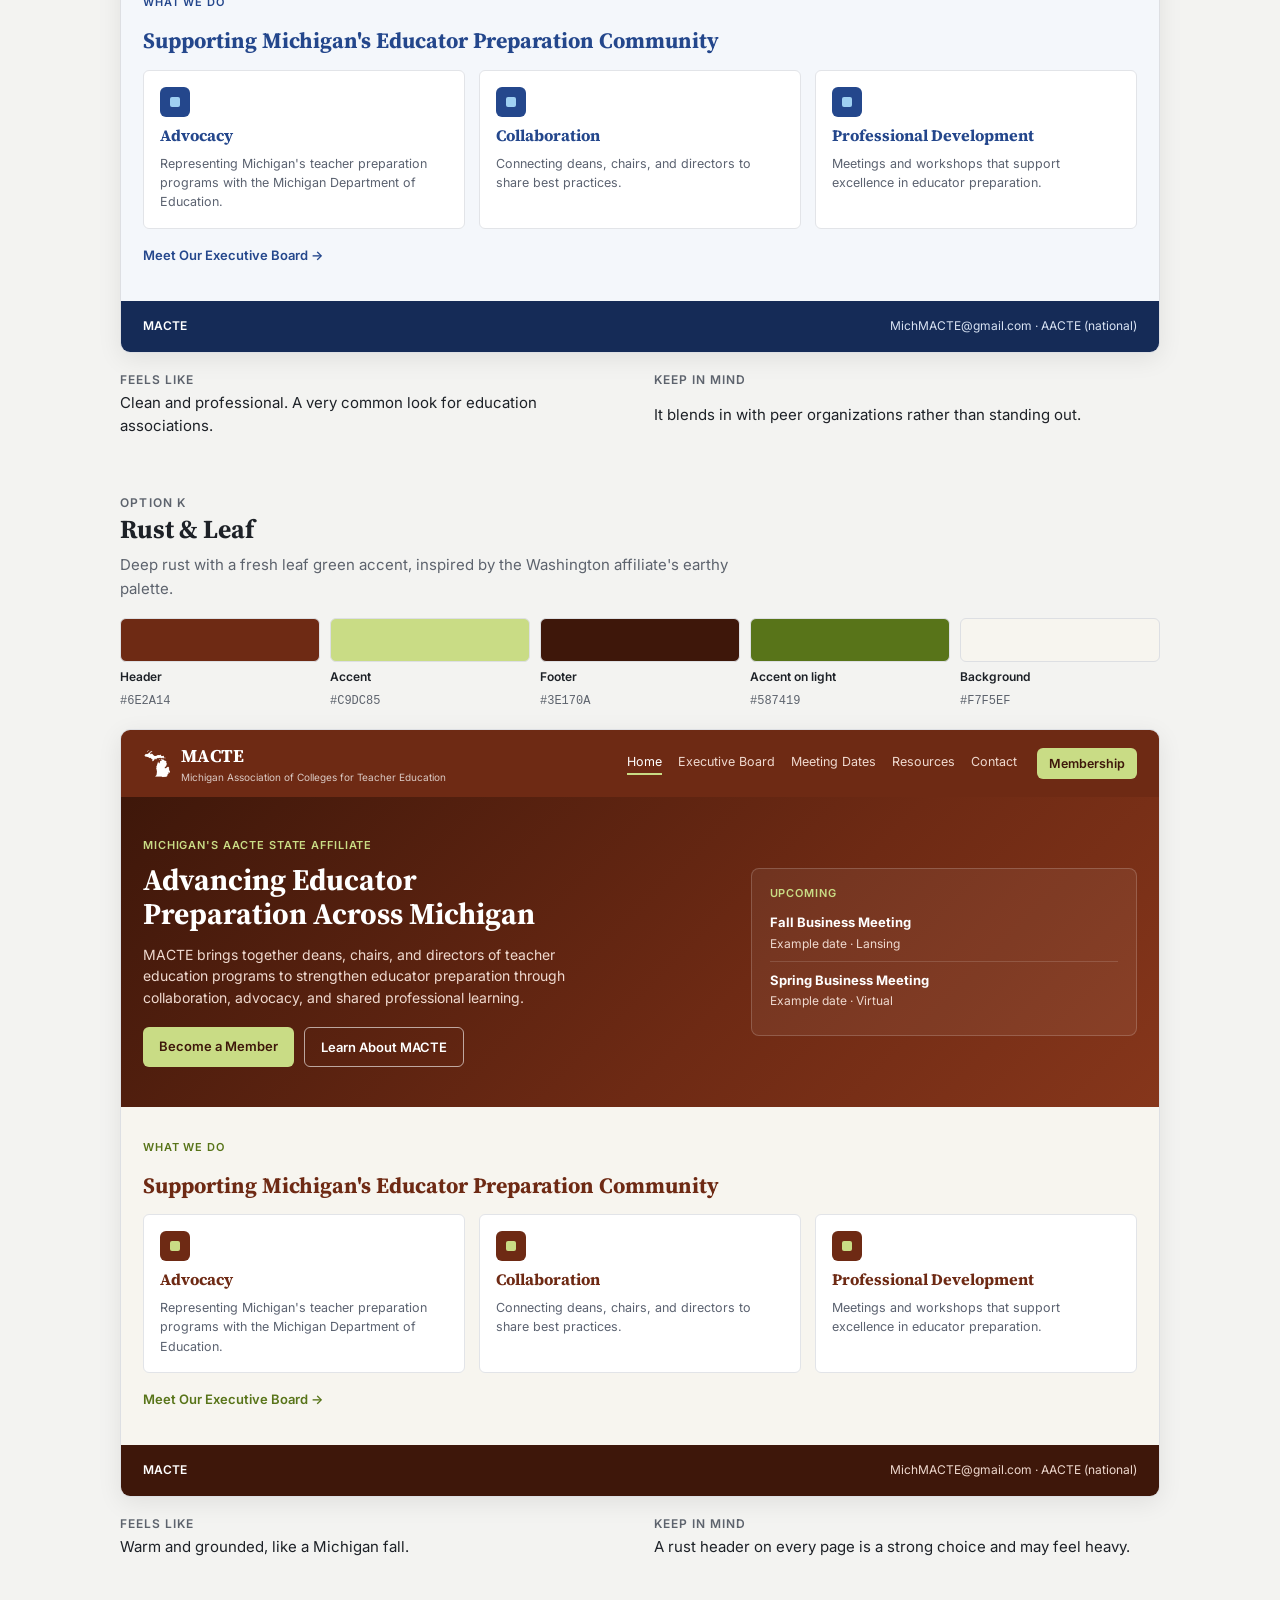
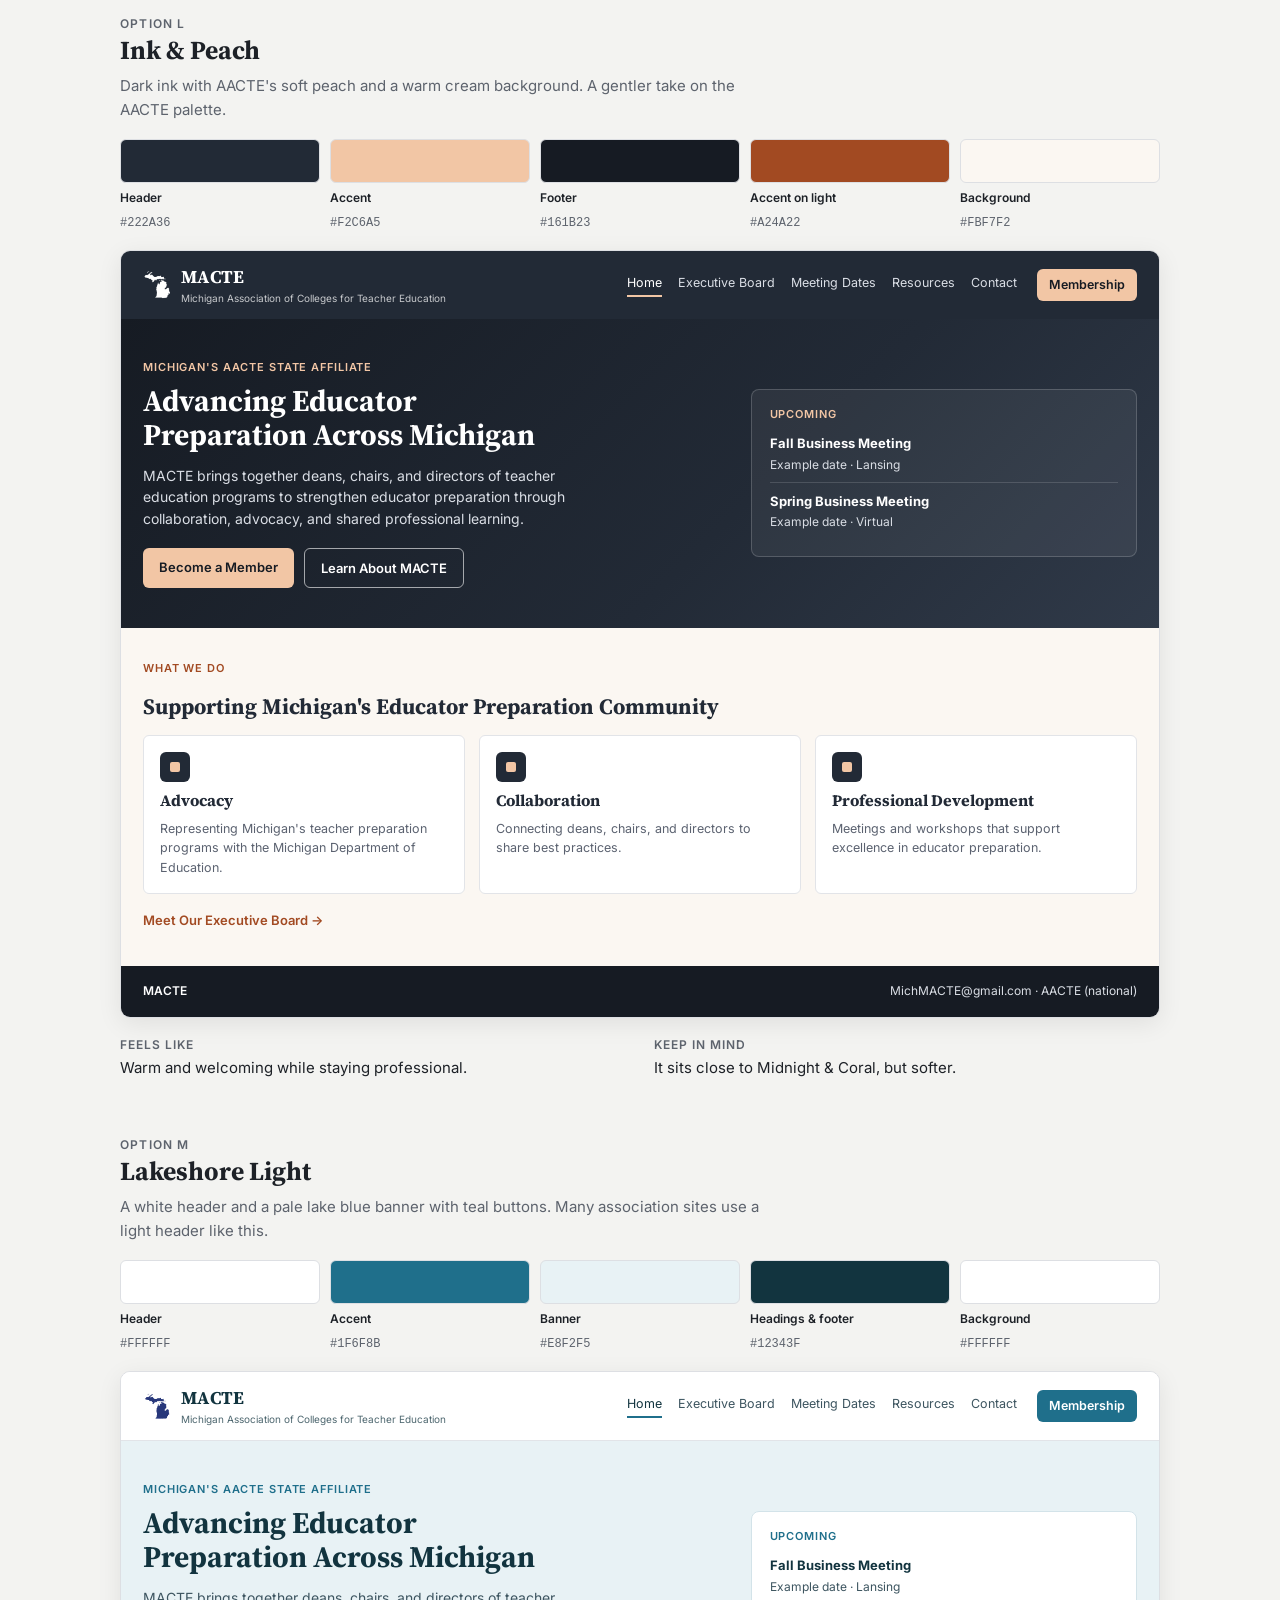
<file: color-options.html>
<!DOCTYPE html>
<html lang="en">
<head>
  <meta charset="UTF-8" />
  <meta name="viewport" content="width=device-width, initial-scale=1.0" />
  <meta name="robots" content="noindex" />
  <!-- Temporary review page for the board's color decision. Not linked from the menu. Delete once a scheme is chosen. -->
  <link rel="icon" href="assets/favicon-32.png" type="image/png" />
  <link rel="apple-touch-icon" href="assets/apple-touch-icon.png" />
<title>MACTE Color Options</title>
<link rel="preconnect" href="https://fonts.googleapis.com">
<link rel="stylesheet" href="https://fonts.googleapis.com/css2?family=Inter:wght@400;500;600;700&family=Source+Serif+4:opsz,wght@8..60,600;8..60,700&display=swap">
<style>
/* Layout: a stacked review sheet. Each option is a labelled row: name and notes, swatches, then a live mock of the MACTE home page in that palette. */
:root {
  --bg: #f3f3f1;
  --surface: #ffffff;
  --fg: #1d2127;
  --muted: #5d636d;
  --line: #dddfe3;
  --chip: #e9eaec;
  --flag: #8a2b21;
  --flag-bg: #fbeceb;
  --serif: "Source Serif 4", Georgia, "Times New Roman", serif;
  --sans: "Inter", -apple-system, BlinkMacSystemFont, "Segoe UI", Roboto, Helvetica, Arial, sans-serif;
}
@media (prefers-color-scheme: dark) {
  :root:not([data-theme="light"]) {
    --bg: #17191c; --surface: #202328; --fg: #eceef1; --muted: #a2a8b2;
    --line: #33373e; --chip: #2b2f35; --flag: #f2a59c; --flag-bg: #3a2220;
    color-scheme: dark;
  }
}
:root[data-theme="dark"] {
  --bg: #17191c; --surface: #202328; --fg: #eceef1; --muted: #a2a8b2;
  --line: #33373e; --chip: #2b2f35; --flag: #f2a59c; --flag-bg: #3a2220;
  color-scheme: dark;
}

* { box-sizing: border-box; }
body {
  margin: 0;
  background: var(--bg); color: var(--fg);
  font-family: var(--sans); font-size: 15px; line-height: 1.55;
  padding-left: max(16px, env(safe-area-inset-left, 0px));
  padding-right: max(16px, env(safe-area-inset-right, 0px));
  padding-block: 40px 64px;
}
.wrap { max-width: 1040px; margin: 0 auto; display: grid; gap: 56px; }

header.intro { display: grid; gap: 14px; max-width: 68ch; }
.kicker { font-size: 12px; font-weight: 600; letter-spacing: .1em; text-transform: uppercase; color: var(--muted); }
h1.page { font-family: var(--serif); font-size: clamp(30px, 5vw, 42px); line-height: 1.12; margin: 0; text-wrap: balance; }
.intro p { margin: 0; color: var(--muted); }
.jump { display: flex; flex-wrap: wrap; gap: 8px; margin-top: 4px; }
.jump a {
  display: inline-flex; align-items: center; gap: 8px;
  padding: 6px 12px 6px 8px; border-radius: 999px; background: var(--chip);
  color: var(--fg); text-decoration: none; font-size: 13px; font-weight: 500;
}
.jump a:hover { outline: 1px solid var(--line); }
.jump a:focus-visible { outline: 2px solid var(--fg); outline-offset: 2px; }
.dot { width: 16px; height: 16px; border-radius: 50%; display: inline-block; flex: none; box-shadow: inset 0 0 0 1px rgba(0,0,0,.18); }

section.opt { display: grid; gap: 18px; scroll-margin-top: 24px; }
.opt-head { display: grid; grid-template-columns: minmax(0, 1fr) auto; gap: 8px 24px; align-items: end; }
.letter { font-size: 12px; font-weight: 600; letter-spacing: .1em; text-transform: uppercase; color: var(--muted); }
.opt h2 { font-family: var(--serif); font-size: 26px; line-height: 1.2; margin: 2px 0 0; text-wrap: balance; }
.opt .desc { grid-column: 1 / -1; margin: 0; max-width: 72ch; color: var(--muted); }
.flag {
  justify-self: end; font-size: 12px; font-weight: 600; padding: 4px 10px; border-radius: 999px;
  background: var(--flag-bg); color: var(--flag);
}
.swatches { display: grid; grid-template-columns: repeat(5, minmax(0, 1fr)); gap: 10px; }
.sw { display: grid; gap: 6px; min-width: 0; }
.sw i { display: block; height: 44px; border-radius: 6px; border: 1px solid var(--line); }
.sw b { font-size: 12px; font-weight: 600; }
.sw code { font-size: 12px; color: var(--muted); font-family: ui-monospace, "Cascadia Mono", Consolas, monospace; }

/* ---------- Mock of the MACTE home page. Colors come from per-option variables on .mock ---------- */
.mock {
  border-radius: 10px; overflow: hidden; border: 1px solid var(--line);
  background: var(--m-bg); color: #1f2430; font-family: var(--sans); font-size: 14px;
  box-shadow: 0 6px 24px rgba(0,0,0,.08);
}
.m-nav { background: var(--m-dark); display: flex; align-items: center; gap: 20px; padding: 12px 22px; }
.m-logo { display: flex; align-items: center; gap: 10px; color: #fff; font-family: var(--serif); font-weight: 700; font-size: 18px; letter-spacing: .02em; }
.m-mark { width: 28px; height: 29px; flex: none; background: url("assets/macte-icon-white.png") center / contain no-repeat; }
.m-logo small { display: block; font-family: var(--sans); font-weight: 400; font-size: 10px; letter-spacing: 0; opacity: .75; }
.m-links { display: flex; gap: 16px; margin-left: auto; font-size: 12.5px; color: var(--m-tint); white-space: nowrap; }
.m-links span:first-child { color: #fff; border-bottom: 2px solid var(--m-acc); padding-bottom: 2px; }
.m-cta { background: var(--m-btn-bg); color: var(--m-btn-fg); font-weight: 600; font-size: 12.5px; padding: 6px 12px; border-radius: 6px; white-space: nowrap; }

.m-hero {
  background: linear-gradient(135deg, var(--m-deep), var(--m-dark) 60%, var(--m-light));
  color: #fff; padding: 40px 22px; display: grid; grid-template-columns: minmax(0, 1.5fr) minmax(0, 1fr); gap: 28px; align-items: center;
}
.m-eyebrow { text-transform: uppercase; letter-spacing: .08em; font-size: 11px; font-weight: 600; color: var(--m-acc); margin-bottom: 8px; }
.m-hero h3 { font-family: var(--serif); font-size: clamp(22px, 3.2vw, 30px); line-height: 1.15; margin: 0 0 12px; color: #fff; text-wrap: balance; }
.m-hero p { margin: 0 0 18px; color: var(--m-tint); max-width: 48ch; }
.m-btns { display: flex; flex-wrap: wrap; gap: 10px; }
.m-btn { padding: 9px 16px; border-radius: 6px; font-weight: 600; font-size: 13px; }
.m-btn.primary { background: var(--m-btn-bg); color: var(--m-btn-fg); }
.m-btn.outline { border: 1px solid rgba(255,255,255,.6); color: #fff; }
.m-card { background: rgba(255,255,255,.06); border: 1px solid rgba(255,255,255,.18); border-radius: 8px; padding: 16px 18px; min-width: 0; }
.m-card .m-eyebrow { margin-bottom: 10px; }
.m-event { display: grid; gap: 2px; padding-block: 8px; border-top: 1px solid rgba(255,255,255,.14); }
.m-eyebrow + .m-event { border-top: 0; padding-top: 0; }
.m-event b { color: #fff; font-size: 13px; }
.m-event span { color: var(--m-tint); font-size: 12px; }

.m-body { padding: 32px 22px 36px; display: grid; gap: 16px; }
.m-body .m-eyebrow { color: var(--m-acc-deep); margin: 0; }
.m-body h4 { font-family: var(--serif); font-size: 22px; line-height: 1.2; margin: 0; color: var(--m-dark); text-wrap: balance; }
.m-cards { display: grid; grid-template-columns: repeat(3, minmax(0, 1fr)); gap: 14px; }
.m-feat { background: #fff; border: 1px solid #e2e4e8; border-radius: 6px; padding: 16px; display: grid; gap: 6px; align-content: start; }
.m-feat .ic { width: 30px; height: 30px; border-radius: 6px; background: var(--m-dark); display: grid; place-items: center; }
.m-feat .ic i { width: 10px; height: 10px; border-radius: 2px; background: var(--m-acc); display: block; }
.m-feat b { font-family: var(--serif); font-size: 16px; color: var(--m-dark); }
.m-feat p { margin: 0; font-size: 12.5px; color: #5b6270; }
.m-link { font-weight: 600; font-size: 13px; color: var(--m-acc-deep); }

.m-foot { background: var(--m-deep); color: var(--m-tint); padding: 16px 22px; display: flex; flex-wrap: wrap; justify-content: space-between; gap: 8px 20px; font-size: 12px; }
.m-foot b { color: #fff; font-weight: 600; }

/* Light-header variant (Option M) */
.mock.light .m-nav { background: #ffffff; border-bottom: 1px solid #e2e4e8; }
.mock.light .m-logo { color: var(--m-dark); }
.mock.light .m-mark { background-image: url("assets/macte-icon-96.png"); }
.mock.light .m-links span:first-child { color: var(--m-dark); }
.mock.light .m-hero { background: #e8f2f5; color: var(--m-dark); }
.mock.light .m-hero h3, .mock.light .m-event b { color: var(--m-dark); }
.mock.light .m-btn.outline { border-color: var(--m-dark); color: var(--m-dark); }
.mock.light .m-card { background: #ffffff; border-color: #d3e3e9; }
.mock.light .m-event { border-top-color: #e2ebee; }
.mock.light .m-feat .ic { background: var(--m-acc); }
.mock.light .m-feat .ic i { background: #ffffff; }
.mock.light .m-foot { color: #cfe0e6; }

.group { display: grid; gap: 8px; max-width: 70ch; padding-top: 8px; border-top: 1px solid var(--line); }
.group h2 { font-family: var(--serif); font-size: 28px; line-height: 1.2; margin: 0; }
.group p { margin: 0; color: var(--muted); }

.notes { display: grid; grid-template-columns: repeat(2, minmax(0, 1fr)); gap: 12px 28px; }
.notes div { display: grid; gap: 2px; min-width: 0; }
.notes h5 { margin: 0; font-size: 12px; font-weight: 600; letter-spacing: .08em; text-transform: uppercase; color: var(--muted); }
.notes p { margin: 0; }

.avoid { background: var(--surface); border: 1px solid var(--line); border-radius: 10px; padding: 22px 24px; display: grid; gap: 12px; }
.avoid h2 { font-family: var(--serif); font-size: 22px; margin: 0; }
.avoid p { margin: 0; color: var(--muted); max-width: 70ch; }
.table-scroll { overflow-x: auto; }
.avoid table { border-collapse: collapse; width: 100%; font-size: 14px; }
.avoid th, .avoid td { text-align: left; padding: 8px 10px; border-top: 1px solid var(--line); vertical-align: middle; }
.avoid th { font-size: 12px; text-transform: uppercase; letter-spacing: .06em; color: var(--muted); font-weight: 600; border-top: 0; }
.pair { display: inline-flex; gap: 4px; vertical-align: middle; }
.pair i { width: 14px; height: 14px; border-radius: 3px; display: block; border: 1px solid var(--line); }

@media (max-width: 760px) {
  .m-links { display: none; }
  .m-nav { justify-content: space-between; }
  .m-hero { grid-template-columns: minmax(0, 1fr); padding: 28px 18px; }
  .m-cards { grid-template-columns: minmax(0, 1fr); }
  .m-body { padding: 24px 18px 28px; }
  .swatches { grid-template-columns: repeat(3, minmax(0, 1fr)); }
  .notes { grid-template-columns: minmax(0, 1fr); }
  .opt-head { grid-template-columns: minmax(0, 1fr); }
  .flag { justify-self: start; }
}
@media (prefers-reduced-motion: reduce) { html { scroll-behavior: auto; } }
html { scroll-behavior: smooth; }
.back { font-size: 13px; font-weight: 600; color: var(--fg); text-decoration: none; justify-self: start; }
.back:hover { text-decoration: underline; }
</style>
</head>
<body>

<div class="wrap">
  <header class="intro">
    <a class="back" href="index.html">← Back to the MACTE site</a>
    <div class="kicker">MACTE website · Color review</div>
    <h1 class="page">Thirteen new color schemes for the MACTE site</h1>
    <p>The current navy and gold read as University of Michigan maize and blue. Each option below shows the real home page in a new palette. Only the colors change. The layout and fonts stay the same, and every option except M keeps the white logo.</p>
    <p>Every option avoids the color pairs that Michigan member universities use, so the site doesn't look like it belongs to any one school.</p>
    <nav class="jump" aria-label="Jump to an option">
      <a href="#current"><span class="dot" style="background:linear-gradient(90deg,#12294d 50%,#c9a227 50%)"></span>Current</a>
      <a href="#teal"><span class="dot" style="background:linear-gradient(90deg,#0f4a52 50%,#f2a985 50%)"></span>A · Great Lakes Teal</a>
      <a href="#cherry"><span class="dot" style="background:linear-gradient(90deg,#2c3036 50%,#a8213a 50%)"></span>B · Charcoal &amp; Cherry</a>
      <a href="#plum"><span class="dot" style="background:linear-gradient(90deg,#3d2950 50%,#b3cfa6 50%)"></span>C · Plum &amp; Sage</a>
      <a href="#slate"><span class="dot" style="background:linear-gradient(90deg,#36444f 50%,#9ed3c6 50%)"></span>D · Slate &amp; Sea Glass</a>
      <a href="#lake"><span class="dot" style="background:linear-gradient(90deg,#1d4f6e 50%,#eadfc8 50%)"></span>E · Lake Superior &amp; Birch</a>
      <a href="#coral"><span class="dot" style="background:linear-gradient(90deg,#1f2533 50%,#ff9b85 50%)"></span>F · Midnight &amp; Coral</a>
      <a href="#lilac"><span class="dot" style="background:linear-gradient(90deg,#2b2d55 50%,#c8b6ea 50%)"></span>G · Mackinac Lilac</a>
      <a href="#olive"><span class="dot" style="background:linear-gradient(90deg,#3a4030 50%,#e7b79a 50%)"></span>H · Olive &amp; Clay</a>
      <a href="#aacte"><span class="dot" style="background:linear-gradient(90deg,#173357 50%,#f0a27e 50%)"></span>I · AACTE Navy &amp; Orange</a>
      <a href="#royal"><span class="dot" style="background:linear-gradient(90deg,#24478c 50%,#9fd0f2 50%)"></span>J · Royal Blue &amp; Sky</a>
      <a href="#rust"><span class="dot" style="background:linear-gradient(90deg,#6e2a14 50%,#c9dc85 50%)"></span>K · Rust &amp; Leaf</a>
      <a href="#peach"><span class="dot" style="background:linear-gradient(90deg,#222a36 50%,#f2c6a5 50%)"></span>L · Ink &amp; Peach</a>
      <a href="#lakeshore"><span class="dot" style="background:linear-gradient(90deg,#e8f2f5 50%,#1f6f8b 50%)"></span>M · Lakeshore Light</a>
    </nav>
  </header>

  <!-- Each option: --m-dark header, --m-deep footer/gradient start, --m-light gradient end, --m-acc accent on dark,
       --m-acc-deep accent on light backgrounds, --m-btn-* primary button, --m-tint soft text on dark, --m-bg page background -->

  <section class="opt" id="current">
    <div class="opt-head">
      <div><div class="letter">For reference</div><h2>Current: Navy &amp; Gold</h2></div>
      <span class="flag">Reads as U of M</span>
      <p class="desc">What the site uses today. Deep navy with a gold accent is very close to Michigan's maize and blue. The gold text on light backgrounds is also hard to read.</p>
    </div>
    <div class="swatches">
      <div class="sw"><i style="background:#12294d"></i><b>Header</b><code>#12294D</code></div>
      <div class="sw"><i style="background:#c9a227"></i><b>Accent</b><code>#C9A227</code></div>
      <div class="sw"><i style="background:#0b1c36"></i><b>Footer</b><code>#0B1C36</code></div>
      <div class="sw"><i style="background:#c9a227"></i><b>Accent on light</b><code>#C9A227</code></div>
      <div class="sw"><i style="background:#f7f7f5"></i><b>Background</b><code>#F7F7F5</code></div>
    </div>
    <div class="mock" style="--m-dark:#12294d;--m-deep:#0b1c36;--m-light:#1e3a63;--m-acc:#c9a227;--m-acc-deep:#c9a227;--m-btn-bg:#c9a227;--m-btn-fg:#0b1c36;--m-tint:#d7dfee;--m-bg:#f7f7f5">
      <div class="m-nav">
        <div class="m-logo"><span class="m-mark" aria-hidden="true"></span><div>MACTE<small>Michigan Association of Colleges for Teacher Education</small></div></div>
        <div class="m-links"><span>Home</span><span>Executive Board</span><span>Meeting Dates</span><span>Resources</span><span>Contact</span></div>
        <div class="m-cta">Membership</div>
      </div>
      <div class="m-hero">
        <div>
          <div class="m-eyebrow">Michigan's AACTE State Affiliate</div>
          <h3>Advancing Educator Preparation Across Michigan</h3>
          <p>MACTE brings together deans, chairs, and directors of teacher education programs to strengthen educator preparation through collaboration, advocacy, and shared professional learning.</p>
          <div class="m-btns"><span class="m-btn primary">Become a Member</span><span class="m-btn outline">Learn About MACTE</span></div>
        </div>
        <div class="m-card">
          <div class="m-eyebrow">Upcoming</div>
          <div class="m-event"><b>Fall Business Meeting</b><span>Example date · Lansing</span></div>
          <div class="m-event"><b>Spring Business Meeting</b><span>Example date · Virtual</span></div>
        </div>
      </div>
      <div class="m-body">
        <div class="m-eyebrow">What We Do</div>
        <h4>Supporting Michigan's Educator Preparation Community</h4>
        <div class="m-cards">
          <div class="m-feat"><div class="ic"><i></i></div><b>Advocacy</b><p>Representing Michigan's teacher preparation programs with the Michigan Department of Education.</p></div>
          <div class="m-feat"><div class="ic"><i></i></div><b>Collaboration</b><p>Connecting deans, chairs, and directors to share best practices.</p></div>
          <div class="m-feat"><div class="ic"><i></i></div><b>Professional Development</b><p>Meetings and workshops that support excellence in educator preparation.</p></div>
        </div>
        <span class="m-link">Meet Our Executive Board →</span>
      </div>
      <div class="m-foot"><b>MACTE</b><span>MichMACTE@gmail.com · AACTE (national)</span></div>
    </div>
  </section>

  <section class="opt" id="teal">
    <div class="opt-head">
      <div><div class="letter">Option A</div><h2>Great Lakes Teal</h2></div>
      <p class="desc">Deep lake teal with a warm copper accent. It feels calm and statewide, and it ties to Michigan's water without borrowing any school's colors.</p>
    </div>
    <div class="swatches">
      <div class="sw"><i style="background:#0f4a52"></i><b>Header</b><code>#0F4A52</code></div>
      <div class="sw"><i style="background:#f2a985"></i><b>Accent</b><code>#F2A985</code></div>
      <div class="sw"><i style="background:#08333a"></i><b>Footer</b><code>#08333A</code></div>
      <div class="sw"><i style="background:#a8532c"></i><b>Accent on light</b><code>#A8532C</code></div>
      <div class="sw"><i style="background:#f4f7f6"></i><b>Background</b><code>#F4F7F6</code></div>
    </div>
    <div class="mock" style="--m-dark:#0f4a52;--m-deep:#08333a;--m-light:#186470;--m-acc:#f2a985;--m-acc-deep:#a8532c;--m-btn-bg:#f2a985;--m-btn-fg:#08333a;--m-tint:#cfe5e3;--m-bg:#f4f7f6">
      <div class="m-nav">
        <div class="m-logo"><span class="m-mark" aria-hidden="true"></span><div>MACTE<small>Michigan Association of Colleges for Teacher Education</small></div></div>
        <div class="m-links"><span>Home</span><span>Executive Board</span><span>Meeting Dates</span><span>Resources</span><span>Contact</span></div>
        <div class="m-cta">Membership</div>
      </div>
      <div class="m-hero">
        <div>
          <div class="m-eyebrow">Michigan's AACTE State Affiliate</div>
          <h3>Advancing Educator Preparation Across Michigan</h3>
          <p>MACTE brings together deans, chairs, and directors of teacher education programs to strengthen educator preparation through collaboration, advocacy, and shared professional learning.</p>
          <div class="m-btns"><span class="m-btn primary">Become a Member</span><span class="m-btn outline">Learn About MACTE</span></div>
        </div>
        <div class="m-card">
          <div class="m-eyebrow">Upcoming</div>
          <div class="m-event"><b>Fall Business Meeting</b><span>Example date · Lansing</span></div>
          <div class="m-event"><b>Spring Business Meeting</b><span>Example date · Virtual</span></div>
        </div>
      </div>
      <div class="m-body">
        <div class="m-eyebrow">What We Do</div>
        <h4>Supporting Michigan's Educator Preparation Community</h4>
        <div class="m-cards">
          <div class="m-feat"><div class="ic"><i></i></div><b>Advocacy</b><p>Representing Michigan's teacher preparation programs with the Michigan Department of Education.</p></div>
          <div class="m-feat"><div class="ic"><i></i></div><b>Collaboration</b><p>Connecting deans, chairs, and directors to share best practices.</p></div>
          <div class="m-feat"><div class="ic"><i></i></div><b>Professional Development</b><p>Meetings and workshops that support excellence in educator preparation.</p></div>
        </div>
        <span class="m-link">Meet Our Executive Board →</span>
      </div>
      <div class="m-foot"><b>MACTE</b><span>MichMACTE@gmail.com · AACTE (national)</span></div>
    </div>
    <div class="notes">
      <div><h5>Feels like</h5><p>Modern and approachable. One of the most balanced options.</p></div>
      <div><h5>Keep in mind</h5><p>Teal is popular with nonprofits, so it's less unique than the purple options.</p></div>
    </div>
  </section>

  <section class="opt" id="cherry">
    <div class="opt-head">
      <div><div class="letter">Option B</div><h2>Charcoal &amp; Cherry</h2></div>
      <p class="desc">Neutral charcoal with a Michigan cherry red accent. The charcoal does most of the work, and the red marks buttons and highlights.</p>
    </div>
    <div class="swatches">
      <div class="sw"><i style="background:#2c3036"></i><b>Header</b><code>#2C3036</code></div>
      <div class="sw"><i style="background:#a8213a"></i><b>Accent</b><code>#A8213A</code></div>
      <div class="sw"><i style="background:#1d2024"></i><b>Footer</b><code>#1D2024</code></div>
      <div class="sw"><i style="background:#f28497"></i><b>Accent on dark</b><code>#F28497</code></div>
      <div class="sw"><i style="background:#f7f6f5"></i><b>Background</b><code>#F7F6F5</code></div>
    </div>
    <div class="mock" style="--m-dark:#2c3036;--m-deep:#1d2024;--m-light:#3a3f47;--m-acc:#f28497;--m-acc-deep:#a8213a;--m-btn-bg:#a8213a;--m-btn-fg:#ffffff;--m-tint:#dcdfe3;--m-bg:#f7f6f5">
      <div class="m-nav">
        <div class="m-logo"><span class="m-mark" aria-hidden="true"></span><div>MACTE<small>Michigan Association of Colleges for Teacher Education</small></div></div>
        <div class="m-links"><span>Home</span><span>Executive Board</span><span>Meeting Dates</span><span>Resources</span><span>Contact</span></div>
        <div class="m-cta">Membership</div>
      </div>
      <div class="m-hero">
        <div>
          <div class="m-eyebrow">Michigan's AACTE State Affiliate</div>
          <h3>Advancing Educator Preparation Across Michigan</h3>
          <p>MACTE brings together deans, chairs, and directors of teacher education programs to strengthen educator preparation through collaboration, advocacy, and shared professional learning.</p>
          <div class="m-btns"><span class="m-btn primary">Become a Member</span><span class="m-btn outline">Learn About MACTE</span></div>
        </div>
        <div class="m-card">
          <div class="m-eyebrow">Upcoming</div>
          <div class="m-event"><b>Fall Business Meeting</b><span>Example date · Lansing</span></div>
          <div class="m-event"><b>Spring Business Meeting</b><span>Example date · Virtual</span></div>
        </div>
      </div>
      <div class="m-body">
        <div class="m-eyebrow">What We Do</div>
        <h4>Supporting Michigan's Educator Preparation Community</h4>
        <div class="m-cards">
          <div class="m-feat"><div class="ic"><i></i></div><b>Advocacy</b><p>Representing Michigan's teacher preparation programs with the Michigan Department of Education.</p></div>
          <div class="m-feat"><div class="ic"><i></i></div><b>Collaboration</b><p>Connecting deans, chairs, and directors to share best practices.</p></div>
          <div class="m-feat"><div class="ic"><i></i></div><b>Professional Development</b><p>Meetings and workshops that support excellence in educator preparation.</p></div>
        </div>
        <span class="m-link">Meet Our Executive Board →</span>
      </div>
      <div class="m-foot"><b>MACTE</b><span>MichMACTE@gmail.com · AACTE (national)</span></div>
    </div>
    <div class="notes">
      <div><h5>Feels like</h5><p>Formal and confident. One of the most traditional options.</p></div>
      <div><h5>Keep in mind</h5><p>Red is common in Michigan schools. It works here because it never sits next to blue or gold.</p></div>
    </div>
  </section>

  <section class="opt" id="plum">
    <div class="opt-head">
      <div><div class="letter">Option C</div><h2>Plum &amp; Sage</h2></div>
      <p class="desc">Deep plum with a soft sage green accent. This is the most distinctive option and the least likely to be mistaken for any member school.</p>
    </div>
    <div class="swatches">
      <div class="sw"><i style="background:#3d2950"></i><b>Header</b><code>#3D2950</code></div>
      <div class="sw"><i style="background:#b3cfa6"></i><b>Accent</b><code>#B3CFA6</code></div>
      <div class="sw"><i style="background:#2a1b38"></i><b>Footer</b><code>#2A1B38</code></div>
      <div class="sw"><i style="background:#4f7a45"></i><b>Accent on light</b><code>#4F7A45</code></div>
      <div class="sw"><i style="background:#f7f6f8"></i><b>Background</b><code>#F7F6F8</code></div>
    </div>
    <div class="mock" style="--m-dark:#3d2950;--m-deep:#2a1b38;--m-light:#4f3866;--m-acc:#b3cfa6;--m-acc-deep:#4f7a45;--m-btn-bg:#b3cfa6;--m-btn-fg:#2a1b38;--m-tint:#ddd3e6;--m-bg:#f7f6f8">
      <div class="m-nav">
        <div class="m-logo"><span class="m-mark" aria-hidden="true"></span><div>MACTE<small>Michigan Association of Colleges for Teacher Education</small></div></div>
        <div class="m-links"><span>Home</span><span>Executive Board</span><span>Meeting Dates</span><span>Resources</span><span>Contact</span></div>
        <div class="m-cta">Membership</div>
      </div>
      <div class="m-hero">
        <div>
          <div class="m-eyebrow">Michigan's AACTE State Affiliate</div>
          <h3>Advancing Educator Preparation Across Michigan</h3>
          <p>MACTE brings together deans, chairs, and directors of teacher education programs to strengthen educator preparation through collaboration, advocacy, and shared professional learning.</p>
          <div class="m-btns"><span class="m-btn primary">Become a Member</span><span class="m-btn outline">Learn About MACTE</span></div>
        </div>
        <div class="m-card">
          <div class="m-eyebrow">Upcoming</div>
          <div class="m-event"><b>Fall Business Meeting</b><span>Example date · Lansing</span></div>
          <div class="m-event"><b>Spring Business Meeting</b><span>Example date · Virtual</span></div>
        </div>
      </div>
      <div class="m-body">
        <div class="m-eyebrow">What We Do</div>
        <h4>Supporting Michigan's Educator Preparation Community</h4>
        <div class="m-cards">
          <div class="m-feat"><div class="ic"><i></i></div><b>Advocacy</b><p>Representing Michigan's teacher preparation programs with the Michigan Department of Education.</p></div>
          <div class="m-feat"><div class="ic"><i></i></div><b>Collaboration</b><p>Connecting deans, chairs, and directors to share best practices.</p></div>
          <div class="m-feat"><div class="ic"><i></i></div><b>Professional Development</b><p>Meetings and workshops that support excellence in educator preparation.</p></div>
        </div>
        <span class="m-link">Meet Our Executive Board →</span>
      </div>
      <div class="m-foot"><b>MACTE</b><span>MichMACTE@gmail.com · AACTE (national)</span></div>
    </div>
    <div class="notes">
      <div><h5>Feels like</h5><p>Thoughtful and a little academic. Stands out from most education sites.</p></div>
      <div><h5>Keep in mind</h5><p>It's the boldest change, so some board members may find it less conservative.</p></div>
    </div>
  </section>

  <section class="opt" id="slate">
    <div class="opt-head">
      <div><div class="letter">Option D</div><h2>Slate &amp; Sea Glass</h2></div>
      <p class="desc">Gray slate with a soft sea glass accent, drawn from Petoskey stones and Lake Michigan beach glass. The quietest option.</p>
    </div>
    <div class="swatches">
      <div class="sw"><i style="background:#36444f"></i><b>Header</b><code>#36444F</code></div>
      <div class="sw"><i style="background:#9ed3c6"></i><b>Accent</b><code>#9ED3C6</code></div>
      <div class="sw"><i style="background:#222c34"></i><b>Footer</b><code>#222C34</code></div>
      <div class="sw"><i style="background:#2c7366"></i><b>Accent on light</b><code>#2C7366</code></div>
      <div class="sw"><i style="background:#f5f6f6"></i><b>Background</b><code>#F5F6F6</code></div>
    </div>
    <div class="mock" style="--m-dark:#36444f;--m-deep:#222c34;--m-light:#45555f;--m-acc:#9ed3c6;--m-acc-deep:#2c7366;--m-btn-bg:#9ed3c6;--m-btn-fg:#222c34;--m-tint:#d6dee2;--m-bg:#f5f6f6">
      <div class="m-nav">
        <div class="m-logo"><span class="m-mark" aria-hidden="true"></span><div>MACTE<small>Michigan Association of Colleges for Teacher Education</small></div></div>
        <div class="m-links"><span>Home</span><span>Executive Board</span><span>Meeting Dates</span><span>Resources</span><span>Contact</span></div>
        <div class="m-cta">Membership</div>
      </div>
      <div class="m-hero">
        <div>
          <div class="m-eyebrow">Michigan's AACTE State Affiliate</div>
          <h3>Advancing Educator Preparation Across Michigan</h3>
          <p>MACTE brings together deans, chairs, and directors of teacher education programs to strengthen educator preparation through collaboration, advocacy, and shared professional learning.</p>
          <div class="m-btns"><span class="m-btn primary">Become a Member</span><span class="m-btn outline">Learn About MACTE</span></div>
        </div>
        <div class="m-card">
          <div class="m-eyebrow">Upcoming</div>
          <div class="m-event"><b>Fall Business Meeting</b><span>Example date · Lansing</span></div>
          <div class="m-event"><b>Spring Business Meeting</b><span>Example date · Virtual</span></div>
        </div>
      </div>
      <div class="m-body">
        <div class="m-eyebrow">What We Do</div>
        <h4>Supporting Michigan's Educator Preparation Community</h4>
        <div class="m-cards">
          <div class="m-feat"><div class="ic"><i></i></div><b>Advocacy</b><p>Representing Michigan's teacher preparation programs with the Michigan Department of Education.</p></div>
          <div class="m-feat"><div class="ic"><i></i></div><b>Collaboration</b><p>Connecting deans, chairs, and directors to share best practices.</p></div>
          <div class="m-feat"><div class="ic"><i></i></div><b>Professional Development</b><p>Meetings and workshops that support excellence in educator preparation.</p></div>
        </div>
        <span class="m-link">Meet Our Executive Board →</span>
      </div>
      <div class="m-foot"><b>MACTE</b><span>MichMACTE@gmail.com · AACTE (national)</span></div>
    </div>
    <div class="notes">
      <div><h5>Feels like</h5><p>Calm, modern, and understated. Lets the content and photos lead.</p></div>
      <div><h5>Keep in mind</h5><p>The softest option. It may feel too muted for people who want a strong brand color.</p></div>
    </div>
  </section>

  <section class="opt" id="lake">
    <div class="opt-head">
      <div><div class="letter">Option E</div><h2>Lake Superior &amp; Birch</h2></div>
      <p class="desc">A clear lake blue with a pale birch bark accent. It keeps a blue feel for those who like it, but lighter than U of M navy and with no gold.</p>
    </div>
    <div class="swatches">
      <div class="sw"><i style="background:#1d4f6e"></i><b>Header</b><code>#1D4F6E</code></div>
      <div class="sw"><i style="background:#eadfc8"></i><b>Accent</b><code>#EADFC8</code></div>
      <div class="sw"><i style="background:#133a52"></i><b>Footer</b><code>#133A52</code></div>
      <div class="sw"><i style="background:#1d6a8f"></i><b>Accent on light</b><code>#1D6A8F</code></div>
      <div class="sw"><i style="background:#f5f7f8"></i><b>Background</b><code>#F5F7F8</code></div>
    </div>
    <div class="mock" style="--m-dark:#1d4f6e;--m-deep:#133a52;--m-light:#27627f;--m-acc:#eadfc8;--m-acc-deep:#1d6a8f;--m-btn-bg:#eadfc8;--m-btn-fg:#133a52;--m-tint:#d3e1ea;--m-bg:#f5f7f8">
      <div class="m-nav">
        <div class="m-logo"><span class="m-mark" aria-hidden="true"></span><div>MACTE<small>Michigan Association of Colleges for Teacher Education</small></div></div>
        <div class="m-links"><span>Home</span><span>Executive Board</span><span>Meeting Dates</span><span>Resources</span><span>Contact</span></div>
        <div class="m-cta">Membership</div>
      </div>
      <div class="m-hero">
        <div>
          <div class="m-eyebrow">Michigan's AACTE State Affiliate</div>
          <h3>Advancing Educator Preparation Across Michigan</h3>
          <p>MACTE brings together deans, chairs, and directors of teacher education programs to strengthen educator preparation through collaboration, advocacy, and shared professional learning.</p>
          <div class="m-btns"><span class="m-btn primary">Become a Member</span><span class="m-btn outline">Learn About MACTE</span></div>
        </div>
        <div class="m-card">
          <div class="m-eyebrow">Upcoming</div>
          <div class="m-event"><b>Fall Business Meeting</b><span>Example date · Lansing</span></div>
          <div class="m-event"><b>Spring Business Meeting</b><span>Example date · Virtual</span></div>
        </div>
      </div>
      <div class="m-body">
        <div class="m-eyebrow">What We Do</div>
        <h4>Supporting Michigan's Educator Preparation Community</h4>
        <div class="m-cards">
          <div class="m-feat"><div class="ic"><i></i></div><b>Advocacy</b><p>Representing Michigan's teacher preparation programs with the Michigan Department of Education.</p></div>
          <div class="m-feat"><div class="ic"><i></i></div><b>Collaboration</b><p>Connecting deans, chairs, and directors to share best practices.</p></div>
          <div class="m-feat"><div class="ic"><i></i></div><b>Professional Development</b><p>Meetings and workshops that support excellence in educator preparation.</p></div>
        </div>
        <span class="m-link">Meet Our Executive Board →</span>
      </div>
      <div class="m-foot"><b>MACTE</b><span>MichMACTE@gmail.com · AACTE (national)</span></div>
    </div>
    <div class="notes">
      <div><h5>Feels like</h5><p>Familiar and trustworthy. The safest change from what the site has now.</p></div>
      <div><h5>Keep in mind</h5><p>Blue is the most common color for education sites, so it stands out the least.</p></div>
    </div>
  </section>

  <section class="opt" id="coral">
    <div class="opt-head">
      <div><div class="letter">Option F</div><h2>Midnight &amp; Coral</h2></div>
      <p class="desc">A near-black midnight blue with a bright coral accent. High contrast and energetic.</p>
    </div>
    <div class="swatches">
      <div class="sw"><i style="background:#1f2533"></i><b>Header</b><code>#1F2533</code></div>
      <div class="sw"><i style="background:#ff9b85"></i><b>Accent</b><code>#FF9B85</code></div>
      <div class="sw"><i style="background:#141925"></i><b>Footer</b><code>#141925</code></div>
      <div class="sw"><i style="background:#c2412b"></i><b>Accent on light</b><code>#C2412B</code></div>
      <div class="sw"><i style="background:#f6f6f7"></i><b>Background</b><code>#F6F6F7</code></div>
    </div>
    <div class="mock" style="--m-dark:#1f2533;--m-deep:#141925;--m-light:#2c3447;--m-acc:#ff9b85;--m-acc-deep:#c2412b;--m-btn-bg:#ff9b85;--m-btn-fg:#141925;--m-tint:#d4d8e1;--m-bg:#f6f6f7">
      <div class="m-nav">
        <div class="m-logo"><span class="m-mark" aria-hidden="true"></span><div>MACTE<small>Michigan Association of Colleges for Teacher Education</small></div></div>
        <div class="m-links"><span>Home</span><span>Executive Board</span><span>Meeting Dates</span><span>Resources</span><span>Contact</span></div>
        <div class="m-cta">Membership</div>
      </div>
      <div class="m-hero">
        <div>
          <div class="m-eyebrow">Michigan's AACTE State Affiliate</div>
          <h3>Advancing Educator Preparation Across Michigan</h3>
          <p>MACTE brings together deans, chairs, and directors of teacher education programs to strengthen educator preparation through collaboration, advocacy, and shared professional learning.</p>
          <div class="m-btns"><span class="m-btn primary">Become a Member</span><span class="m-btn outline">Learn About MACTE</span></div>
        </div>
        <div class="m-card">
          <div class="m-eyebrow">Upcoming</div>
          <div class="m-event"><b>Fall Business Meeting</b><span>Example date · Lansing</span></div>
          <div class="m-event"><b>Spring Business Meeting</b><span>Example date · Virtual</span></div>
        </div>
      </div>
      <div class="m-body">
        <div class="m-eyebrow">What We Do</div>
        <h4>Supporting Michigan's Educator Preparation Community</h4>
        <div class="m-cards">
          <div class="m-feat"><div class="ic"><i></i></div><b>Advocacy</b><p>Representing Michigan's teacher preparation programs with the Michigan Department of Education.</p></div>
          <div class="m-feat"><div class="ic"><i></i></div><b>Collaboration</b><p>Connecting deans, chairs, and directors to share best practices.</p></div>
          <div class="m-feat"><div class="ic"><i></i></div><b>Professional Development</b><p>Meetings and workshops that support excellence in educator preparation.</p></div>
        </div>
        <span class="m-link">Meet Our Executive Board →</span>
      </div>
      <div class="m-foot"><b>MACTE</b><span>MichMACTE@gmail.com · AACTE (national)</span></div>
    </div>
    <div class="notes">
      <div><h5>Feels like</h5><p>Modern and lively. One of the most energetic options.</p></div>
      <div><h5>Keep in mind</h5><p>Coral is playful, so it may feel less formal than a statewide association wants.</p></div>
    </div>
  </section>

  <section class="opt" id="lilac">
    <div class="opt-head">
      <div><div class="letter">Option G</div><h2>Mackinac Lilac</h2></div>
      <p class="desc">Deep indigo with a lilac accent, a nod to the Mackinac Island lilacs. Softer and cooler than Plum &amp; Sage.</p>
    </div>
    <div class="swatches">
      <div class="sw"><i style="background:#2b2d55"></i><b>Header</b><code>#2B2D55</code></div>
      <div class="sw"><i style="background:#c8b6ea"></i><b>Accent</b><code>#C8B6EA</code></div>
      <div class="sw"><i style="background:#1d1e3d"></i><b>Footer</b><code>#1D1E3D</code></div>
      <div class="sw"><i style="background:#6a4fa3"></i><b>Accent on light</b><code>#6A4FA3</code></div>
      <div class="sw"><i style="background:#f6f6f9"></i><b>Background</b><code>#F6F6F9</code></div>
    </div>
    <div class="mock" style="--m-dark:#2b2d55;--m-deep:#1d1e3d;--m-light:#3a3d6b;--m-acc:#c8b6ea;--m-acc-deep:#6a4fa3;--m-btn-bg:#c8b6ea;--m-btn-fg:#1d1e3d;--m-tint:#d9d9ec;--m-bg:#f6f6f9">
      <div class="m-nav">
        <div class="m-logo"><span class="m-mark" aria-hidden="true"></span><div>MACTE<small>Michigan Association of Colleges for Teacher Education</small></div></div>
        <div class="m-links"><span>Home</span><span>Executive Board</span><span>Meeting Dates</span><span>Resources</span><span>Contact</span></div>
        <div class="m-cta">Membership</div>
      </div>
      <div class="m-hero">
        <div>
          <div class="m-eyebrow">Michigan's AACTE State Affiliate</div>
          <h3>Advancing Educator Preparation Across Michigan</h3>
          <p>MACTE brings together deans, chairs, and directors of teacher education programs to strengthen educator preparation through collaboration, advocacy, and shared professional learning.</p>
          <div class="m-btns"><span class="m-btn primary">Become a Member</span><span class="m-btn outline">Learn About MACTE</span></div>
        </div>
        <div class="m-card">
          <div class="m-eyebrow">Upcoming</div>
          <div class="m-event"><b>Fall Business Meeting</b><span>Example date · Lansing</span></div>
          <div class="m-event"><b>Spring Business Meeting</b><span>Example date · Virtual</span></div>
        </div>
      </div>
      <div class="m-body">
        <div class="m-eyebrow">What We Do</div>
        <h4>Supporting Michigan's Educator Preparation Community</h4>
        <div class="m-cards">
          <div class="m-feat"><div class="ic"><i></i></div><b>Advocacy</b><p>Representing Michigan's teacher preparation programs with the Michigan Department of Education.</p></div>
          <div class="m-feat"><div class="ic"><i></i></div><b>Collaboration</b><p>Connecting deans, chairs, and directors to share best practices.</p></div>
          <div class="m-feat"><div class="ic"><i></i></div><b>Professional Development</b><p>Meetings and workshops that support excellence in educator preparation.</p></div>
        </div>
        <span class="m-link">Meet Our Executive Board →</span>
      </div>
      <div class="m-foot"><b>MACTE</b><span>MichMACTE@gmail.com · AACTE (national)</span></div>
    </div>
    <div class="notes">
      <div><h5>Feels like</h5><p>Calm and distinctive, with a clear Michigan story behind it.</p></div>
      <div><h5>Keep in mind</h5><p>It sits close to Plum &amp; Sage. If the board likes purple, compare the two side by side.</p></div>
    </div>
  </section>

  <section class="opt" id="olive">
    <div class="opt-head">
      <div><div class="letter">Option H</div><h2>Olive &amp; Clay</h2></div>
      <p class="desc">A muted gray-olive with a warm clay accent. Earthy and grounded, like a Northern Michigan trail.</p>
    </div>
    <div class="swatches">
      <div class="sw"><i style="background:#3a4030"></i><b>Header</b><code>#3A4030</code></div>
      <div class="sw"><i style="background:#e7b79a"></i><b>Accent</b><code>#E7B79A</code></div>
      <div class="sw"><i style="background:#272b20"></i><b>Footer</b><code>#272B20</code></div>
      <div class="sw"><i style="background:#9a5634"></i><b>Accent on light</b><code>#9A5634</code></div>
      <div class="sw"><i style="background:#f6f6f2"></i><b>Background</b><code>#F6F6F2</code></div>
    </div>
    <div class="mock" style="--m-dark:#3a4030;--m-deep:#272b20;--m-light:#4a523d;--m-acc:#e7b79a;--m-acc-deep:#9a5634;--m-btn-bg:#e7b79a;--m-btn-fg:#272b20;--m-tint:#dde0d3;--m-bg:#f6f6f2">
      <div class="m-nav">
        <div class="m-logo"><span class="m-mark" aria-hidden="true"></span><div>MACTE<small>Michigan Association of Colleges for Teacher Education</small></div></div>
        <div class="m-links"><span>Home</span><span>Executive Board</span><span>Meeting Dates</span><span>Resources</span><span>Contact</span></div>
        <div class="m-cta">Membership</div>
      </div>
      <div class="m-hero">
        <div>
          <div class="m-eyebrow">Michigan's AACTE State Affiliate</div>
          <h3>Advancing Educator Preparation Across Michigan</h3>
          <p>MACTE brings together deans, chairs, and directors of teacher education programs to strengthen educator preparation through collaboration, advocacy, and shared professional learning.</p>
          <div class="m-btns"><span class="m-btn primary">Become a Member</span><span class="m-btn outline">Learn About MACTE</span></div>
        </div>
        <div class="m-card">
          <div class="m-eyebrow">Upcoming</div>
          <div class="m-event"><b>Fall Business Meeting</b><span>Example date · Lansing</span></div>
          <div class="m-event"><b>Spring Business Meeting</b><span>Example date · Virtual</span></div>
        </div>
      </div>
      <div class="m-body">
        <div class="m-eyebrow">What We Do</div>
        <h4>Supporting Michigan's Educator Preparation Community</h4>
        <div class="m-cards">
          <div class="m-feat"><div class="ic"><i></i></div><b>Advocacy</b><p>Representing Michigan's teacher preparation programs with the Michigan Department of Education.</p></div>
          <div class="m-feat"><div class="ic"><i></i></div><b>Collaboration</b><p>Connecting deans, chairs, and directors to share best practices.</p></div>
          <div class="m-feat"><div class="ic"><i></i></div><b>Professional Development</b><p>Meetings and workshops that support excellence in educator preparation.</p></div>
        </div>
        <span class="m-link">Meet Our Executive Board →</span>
      </div>
      <div class="m-foot"><b>MACTE</b><span>MichMACTE@gmail.com · AACTE (national)</span></div>
    </div>
    <div class="notes">
      <div><h5>Feels like</h5><p>Warm, natural, and understated.</p></div>
      <div><h5>Keep in mind</h5><p>Olive is a cousin of green, so it may remind some people of Michigan State. The gray keeps it apart.</p></div>
    </div>
  </section>

  <div class="group">
    <div class="kicker">Inspired by similar organizations</div>
    <h2>Options I through M</h2>
    <p>These draw on the sites of AACTE and other state affiliates in California, New Jersey, and Washington. Most peer sites use blue, so these lean on AACTE's own palette and on the warmer, lighter approaches some affiliates use.</p>
  </div>
  <section class="opt" id="aacte">
    <div class="opt-head">
      <div><div class="letter">Option I</div><h2>AACTE Navy &amp; Orange</h2></div>
      <p class="desc">Built from the palette of AACTE, MACTE's national parent organization. Deep navy with AACTE's orange and peach visually ties MACTE to AACTE.</p>
    </div>
    <div class="swatches">
      <div class="sw"><i style="background:#173357"></i><b>Header</b><code>#173357</code></div>
      <div class="sw"><i style="background:#f0a27e"></i><b>Accent</b><code>#F0A27E</code></div>
      <div class="sw"><i style="background:#0e2140"></i><b>Footer</b><code>#0E2140</code></div>
      <div class="sw"><i style="background:#b53c21"></i><b>Accent on light</b><code>#B53C21</code></div>
      <div class="sw"><i style="background:#fbf7f3"></i><b>Background</b><code>#FBF7F3</code></div>
    </div>
    <div class="mock" style="--m-dark:#173357;--m-deep:#0e2140;--m-light:#21446e;--m-acc:#f0a27e;--m-acc-deep:#b53c21;--m-btn-bg:#f0a27e;--m-btn-fg:#0e2140;--m-tint:#d6deea;--m-bg:#fbf7f3">
      <div class="m-nav">
        <div class="m-logo"><span class="m-mark" aria-hidden="true"></span><div>MACTE<small>Michigan Association of Colleges for Teacher Education</small></div></div>
        <div class="m-links"><span>Home</span><span>Executive Board</span><span>Meeting Dates</span><span>Resources</span><span>Contact</span></div>
        <div class="m-cta">Membership</div>
      </div>
      <div class="m-hero">
        <div>
          <div class="m-eyebrow">Michigan's AACTE State Affiliate</div>
          <h3>Advancing Educator Preparation Across Michigan</h3>
          <p>MACTE brings together deans, chairs, and directors of teacher education programs to strengthen educator preparation through collaboration, advocacy, and shared professional learning.</p>
          <div class="m-btns"><span class="m-btn primary">Become a Member</span><span class="m-btn outline">Learn About MACTE</span></div>
        </div>
        <div class="m-card">
          <div class="m-eyebrow">Upcoming</div>
          <div class="m-event"><b>Fall Business Meeting</b><span>Example date · Lansing</span></div>
          <div class="m-event"><b>Spring Business Meeting</b><span>Example date · Virtual</span></div>
        </div>
      </div>
      <div class="m-body">
        <div class="m-eyebrow">What We Do</div>
        <h4>Supporting Michigan's Educator Preparation Community</h4>
        <div class="m-cards">
          <div class="m-feat"><div class="ic"><i></i></div><b>Advocacy</b><p>Representing Michigan's teacher preparation programs with the Michigan Department of Education.</p></div>
          <div class="m-feat"><div class="ic"><i></i></div><b>Collaboration</b><p>Connecting deans, chairs, and directors to share best practices.</p></div>
          <div class="m-feat"><div class="ic"><i></i></div><b>Professional Development</b><p>Meetings and workshops that support excellence in educator preparation.</p></div>
        </div>
        <span class="m-link">Meet Our Executive Board →</span>
      </div>
      <div class="m-foot"><b>MACTE</b><span>MichMACTE@gmail.com · AACTE (national)</span></div>
    </div>
    <div class="notes">
      <div><h5>Feels like</h5><p>Official, and clearly part of the national AACTE network.</p></div>
      <div><h5>Keep in mind</h5><p>It's still navy. Orange in place of gold keeps it from reading as U of M, but it's the closest to the current look.</p></div>
    </div>
  </section>

  <section class="opt" id="royal">
    <div class="opt-head">
      <div><div class="letter">Option J</div><h2>Royal Blue &amp; Sky</h2></div>
      <p class="desc">One blue in two shades, the approach used by the California and New Jersey affiliates. Brighter than navy and with no second color.</p>
    </div>
    <div class="swatches">
      <div class="sw"><i style="background:#24478c"></i><b>Header</b><code>#24478C</code></div>
      <div class="sw"><i style="background:#9fd0f2"></i><b>Accent</b><code>#9FD0F2</code></div>
      <div class="sw"><i style="background:#152b57"></i><b>Footer</b><code>#152B57</code></div>
      <div class="sw"><i style="background:#24478c"></i><b>Accent on light</b><code>#24478C</code></div>
      <div class="sw"><i style="background:#f4f7fb"></i><b>Background</b><code>#F4F7FB</code></div>
    </div>
    <div class="mock" style="--m-dark:#24478c;--m-deep:#152b57;--m-light:#2f5aae;--m-acc:#9fd0f2;--m-acc-deep:#24478c;--m-btn-bg:#9fd0f2;--m-btn-fg:#152b57;--m-tint:#d9e3f3;--m-bg:#f4f7fb">
      <div class="m-nav">
        <div class="m-logo"><span class="m-mark" aria-hidden="true"></span><div>MACTE<small>Michigan Association of Colleges for Teacher Education</small></div></div>
        <div class="m-links"><span>Home</span><span>Executive Board</span><span>Meeting Dates</span><span>Resources</span><span>Contact</span></div>
        <div class="m-cta">Membership</div>
      </div>
      <div class="m-hero">
        <div>
          <div class="m-eyebrow">Michigan's AACTE State Affiliate</div>
          <h3>Advancing Educator Preparation Across Michigan</h3>
          <p>MACTE brings together deans, chairs, and directors of teacher education programs to strengthen educator preparation through collaboration, advocacy, and shared professional learning.</p>
          <div class="m-btns"><span class="m-btn primary">Become a Member</span><span class="m-btn outline">Learn About MACTE</span></div>
        </div>
        <div class="m-card">
          <div class="m-eyebrow">Upcoming</div>
          <div class="m-event"><b>Fall Business Meeting</b><span>Example date · Lansing</span></div>
          <div class="m-event"><b>Spring Business Meeting</b><span>Example date · Virtual</span></div>
        </div>
      </div>
      <div class="m-body">
        <div class="m-eyebrow">What We Do</div>
        <h4>Supporting Michigan's Educator Preparation Community</h4>
        <div class="m-cards">
          <div class="m-feat"><div class="ic"><i></i></div><b>Advocacy</b><p>Representing Michigan's teacher preparation programs with the Michigan Department of Education.</p></div>
          <div class="m-feat"><div class="ic"><i></i></div><b>Collaboration</b><p>Connecting deans, chairs, and directors to share best practices.</p></div>
          <div class="m-feat"><div class="ic"><i></i></div><b>Professional Development</b><p>Meetings and workshops that support excellence in educator preparation.</p></div>
        </div>
        <span class="m-link">Meet Our Executive Board →</span>
      </div>
      <div class="m-foot"><b>MACTE</b><span>MichMACTE@gmail.com · AACTE (national)</span></div>
    </div>
    <div class="notes">
      <div><h5>Feels like</h5><p>Clean and professional. A very common look for education associations.</p></div>
      <div><h5>Keep in mind</h5><p>It blends in with peer organizations rather than standing out.</p></div>
    </div>
  </section>

  <section class="opt" id="rust">
    <div class="opt-head">
      <div><div class="letter">Option K</div><h2>Rust &amp; Leaf</h2></div>
      <p class="desc">Deep rust with a fresh leaf green accent, inspired by the Washington affiliate's earthy palette.</p>
    </div>
    <div class="swatches">
      <div class="sw"><i style="background:#6e2a14"></i><b>Header</b><code>#6E2A14</code></div>
      <div class="sw"><i style="background:#c9dc85"></i><b>Accent</b><code>#C9DC85</code></div>
      <div class="sw"><i style="background:#3e170a"></i><b>Footer</b><code>#3E170A</code></div>
      <div class="sw"><i style="background:#587419"></i><b>Accent on light</b><code>#587419</code></div>
      <div class="sw"><i style="background:#f7f5ef"></i><b>Background</b><code>#F7F5EF</code></div>
    </div>
    <div class="mock" style="--m-dark:#6e2a14;--m-deep:#3e170a;--m-light:#86361b;--m-acc:#c9dc85;--m-acc-deep:#587419;--m-btn-bg:#c9dc85;--m-btn-fg:#3e170a;--m-tint:#efd9cf;--m-bg:#f7f5ef">
      <div class="m-nav">
        <div class="m-logo"><span class="m-mark" aria-hidden="true"></span><div>MACTE<small>Michigan Association of Colleges for Teacher Education</small></div></div>
        <div class="m-links"><span>Home</span><span>Executive Board</span><span>Meeting Dates</span><span>Resources</span><span>Contact</span></div>
        <div class="m-cta">Membership</div>
      </div>
      <div class="m-hero">
        <div>
          <div class="m-eyebrow">Michigan's AACTE State Affiliate</div>
          <h3>Advancing Educator Preparation Across Michigan</h3>
          <p>MACTE brings together deans, chairs, and directors of teacher education programs to strengthen educator preparation through collaboration, advocacy, and shared professional learning.</p>
          <div class="m-btns"><span class="m-btn primary">Become a Member</span><span class="m-btn outline">Learn About MACTE</span></div>
        </div>
        <div class="m-card">
          <div class="m-eyebrow">Upcoming</div>
          <div class="m-event"><b>Fall Business Meeting</b><span>Example date · Lansing</span></div>
          <div class="m-event"><b>Spring Business Meeting</b><span>Example date · Virtual</span></div>
        </div>
      </div>
      <div class="m-body">
        <div class="m-eyebrow">What We Do</div>
        <h4>Supporting Michigan's Educator Preparation Community</h4>
        <div class="m-cards">
          <div class="m-feat"><div class="ic"><i></i></div><b>Advocacy</b><p>Representing Michigan's teacher preparation programs with the Michigan Department of Education.</p></div>
          <div class="m-feat"><div class="ic"><i></i></div><b>Collaboration</b><p>Connecting deans, chairs, and directors to share best practices.</p></div>
          <div class="m-feat"><div class="ic"><i></i></div><b>Professional Development</b><p>Meetings and workshops that support excellence in educator preparation.</p></div>
        </div>
        <span class="m-link">Meet Our Executive Board →</span>
      </div>
      <div class="m-foot"><b>MACTE</b><span>MichMACTE@gmail.com · AACTE (national)</span></div>
    </div>
    <div class="notes">
      <div><h5>Feels like</h5><p>Warm and grounded, like a Michigan fall.</p></div>
      <div><h5>Keep in mind</h5><p>A rust header on every page is a strong choice and may feel heavy.</p></div>
    </div>
  </section>

  <section class="opt" id="peach">
    <div class="opt-head">
      <div><div class="letter">Option L</div><h2>Ink &amp; Peach</h2></div>
      <p class="desc">Dark ink with AACTE's soft peach and a warm cream background. A gentler take on the AACTE palette.</p>
    </div>
    <div class="swatches">
      <div class="sw"><i style="background:#222a36"></i><b>Header</b><code>#222A36</code></div>
      <div class="sw"><i style="background:#f2c6a5"></i><b>Accent</b><code>#F2C6A5</code></div>
      <div class="sw"><i style="background:#161b23"></i><b>Footer</b><code>#161B23</code></div>
      <div class="sw"><i style="background:#a24a22"></i><b>Accent on light</b><code>#A24A22</code></div>
      <div class="sw"><i style="background:#fbf7f2"></i><b>Background</b><code>#FBF7F2</code></div>
    </div>
    <div class="mock" style="--m-dark:#222a36;--m-deep:#161b23;--m-light:#303a49;--m-acc:#f2c6a5;--m-acc-deep:#a24a22;--m-btn-bg:#f2c6a5;--m-btn-fg:#161b23;--m-tint:#dadee5;--m-bg:#fbf7f2">
      <div class="m-nav">
        <div class="m-logo"><span class="m-mark" aria-hidden="true"></span><div>MACTE<small>Michigan Association of Colleges for Teacher Education</small></div></div>
        <div class="m-links"><span>Home</span><span>Executive Board</span><span>Meeting Dates</span><span>Resources</span><span>Contact</span></div>
        <div class="m-cta">Membership</div>
      </div>
      <div class="m-hero">
        <div>
          <div class="m-eyebrow">Michigan's AACTE State Affiliate</div>
          <h3>Advancing Educator Preparation Across Michigan</h3>
          <p>MACTE brings together deans, chairs, and directors of teacher education programs to strengthen educator preparation through collaboration, advocacy, and shared professional learning.</p>
          <div class="m-btns"><span class="m-btn primary">Become a Member</span><span class="m-btn outline">Learn About MACTE</span></div>
        </div>
        <div class="m-card">
          <div class="m-eyebrow">Upcoming</div>
          <div class="m-event"><b>Fall Business Meeting</b><span>Example date · Lansing</span></div>
          <div class="m-event"><b>Spring Business Meeting</b><span>Example date · Virtual</span></div>
        </div>
      </div>
      <div class="m-body">
        <div class="m-eyebrow">What We Do</div>
        <h4>Supporting Michigan's Educator Preparation Community</h4>
        <div class="m-cards">
          <div class="m-feat"><div class="ic"><i></i></div><b>Advocacy</b><p>Representing Michigan's teacher preparation programs with the Michigan Department of Education.</p></div>
          <div class="m-feat"><div class="ic"><i></i></div><b>Collaboration</b><p>Connecting deans, chairs, and directors to share best practices.</p></div>
          <div class="m-feat"><div class="ic"><i></i></div><b>Professional Development</b><p>Meetings and workshops that support excellence in educator preparation.</p></div>
        </div>
        <span class="m-link">Meet Our Executive Board →</span>
      </div>
      <div class="m-foot"><b>MACTE</b><span>MichMACTE@gmail.com · AACTE (national)</span></div>
    </div>
    <div class="notes">
      <div><h5>Feels like</h5><p>Warm and welcoming while staying professional.</p></div>
      <div><h5>Keep in mind</h5><p>It sits close to Midnight &amp; Coral, but softer.</p></div>
    </div>
  </section>

  <section class="opt" id="lakeshore">
    <div class="opt-head">
      <div><div class="letter">Option M</div><h2>Lakeshore Light</h2></div>
      <p class="desc">A white header and a pale lake blue banner with teal buttons. Many association sites use a light header like this.</p>
    </div>
    <div class="swatches">
      <div class="sw"><i style="background:#ffffff"></i><b>Header</b><code>#FFFFFF</code></div>
      <div class="sw"><i style="background:#1f6f8b"></i><b>Accent</b><code>#1F6F8B</code></div>
      <div class="sw"><i style="background:#e8f2f5"></i><b>Banner</b><code>#E8F2F5</code></div>
      <div class="sw"><i style="background:#12343f"></i><b>Headings &amp; footer</b><code>#12343F</code></div>
      <div class="sw"><i style="background:#ffffff"></i><b>Background</b><code>#FFFFFF</code></div>
    </div>
    <div class="mock light" style="--m-dark:#12343f;--m-deep:#12343f;--m-light:#12343f;--m-acc:#1f6f8b;--m-acc-deep:#1f6f8b;--m-btn-bg:#1f6f8b;--m-btn-fg:#ffffff;--m-tint:#3d5560;--m-bg:#ffffff">
      <div class="m-nav">
        <div class="m-logo"><span class="m-mark" aria-hidden="true"></span><div>MACTE<small>Michigan Association of Colleges for Teacher Education</small></div></div>
        <div class="m-links"><span>Home</span><span>Executive Board</span><span>Meeting Dates</span><span>Resources</span><span>Contact</span></div>
        <div class="m-cta">Membership</div>
      </div>
      <div class="m-hero">
        <div>
          <div class="m-eyebrow">Michigan's AACTE State Affiliate</div>
          <h3>Advancing Educator Preparation Across Michigan</h3>
          <p>MACTE brings together deans, chairs, and directors of teacher education programs to strengthen educator preparation through collaboration, advocacy, and shared professional learning.</p>
          <div class="m-btns"><span class="m-btn primary">Become a Member</span><span class="m-btn outline">Learn About MACTE</span></div>
        </div>
        <div class="m-card">
          <div class="m-eyebrow">Upcoming</div>
          <div class="m-event"><b>Fall Business Meeting</b><span>Example date · Lansing</span></div>
          <div class="m-event"><b>Spring Business Meeting</b><span>Example date · Virtual</span></div>
        </div>
      </div>
      <div class="m-body">
        <div class="m-eyebrow">What We Do</div>
        <h4>Supporting Michigan's Educator Preparation Community</h4>
        <div class="m-cards">
          <div class="m-feat"><div class="ic"><i></i></div><b>Advocacy</b><p>Representing Michigan's teacher preparation programs with the Michigan Department of Education.</p></div>
          <div class="m-feat"><div class="ic"><i></i></div><b>Collaboration</b><p>Connecting deans, chairs, and directors to share best practices.</p></div>
          <div class="m-feat"><div class="ic"><i></i></div><b>Professional Development</b><p>Meetings and workshops that support excellence in educator preparation.</p></div>
        </div>
        <span class="m-link">Meet Our Executive Board →</span>
      </div>
      <div class="m-foot"><b>MACTE</b><span>MichMACTE@gmail.com · AACTE (national)</span></div>
    </div>
    <div class="notes">
      <div><h5>Feels like</h5><p>Open, airy, and modern. Photos and content stand out most.</p></div>
      <div><h5>Keep in mind</h5><p>The biggest change in feel, since every other option has a dark header.</p></div>
    </div>
  </section>

  <aside class="avoid">
    <h2>Color pairs we steered away from</h2>
    <p>MACTE represents schools across the state, so the site shouldn't echo any one member's colors. These are common Michigan university pairs.</p>
    <div class="table-scroll">
      <table>
        <thead><tr><th>Colors</th><th>Pair</th><th>Associated with</th></tr></thead>
        <tbody>
          <tr><td><span class="pair"><i style="background:#00274c"></i><i style="background:#ffcb05"></i></span></td><td>Navy and maize</td><td>University of Michigan</td></tr>
          <tr><td><span class="pair"><i style="background:#18453b"></i><i style="background:#ffffff"></i></span></td><td>Green and white</td><td>Michigan State, Eastern Michigan</td></tr>
          <tr><td><span class="pair"><i style="background:#0c5449"></i><i style="background:#ffcc33"></i></span></td><td>Green and gold</td><td>Wayne State, Northern Michigan</td></tr>
          <tr><td><span class="pair"><i style="background:#6a0032"></i><i style="background:#ffc82e"></i></span></td><td>Maroon and gold</td><td>Central Michigan</td></tr>
          <tr><td><span class="pair"><i style="background:#532e1f"></i><i style="background:#f1c500"></i></span></td><td>Brown and gold</td><td>Western Michigan</td></tr>
          <tr><td><span class="pair"><i style="background:#000000"></i><i style="background:#b59a57"></i></span></td><td>Black and gold</td><td>Oakland, Michigan Tech</td></tr>
          <tr><td><span class="pair"><i style="background:#cc0033"></i><i style="background:#003366"></i></span></td><td>Red and blue</td><td>Saginaw Valley State</td></tr>
          <tr><td><span class="pair"><i style="background:#0032a0"></i><i style="background:#000000"></i></span></td><td>Blue and black</td><td>Grand Valley State</td></tr>
        </tbody>
      </table>
    </div>
  </aside>
</div>
</body>
</html>
</file>
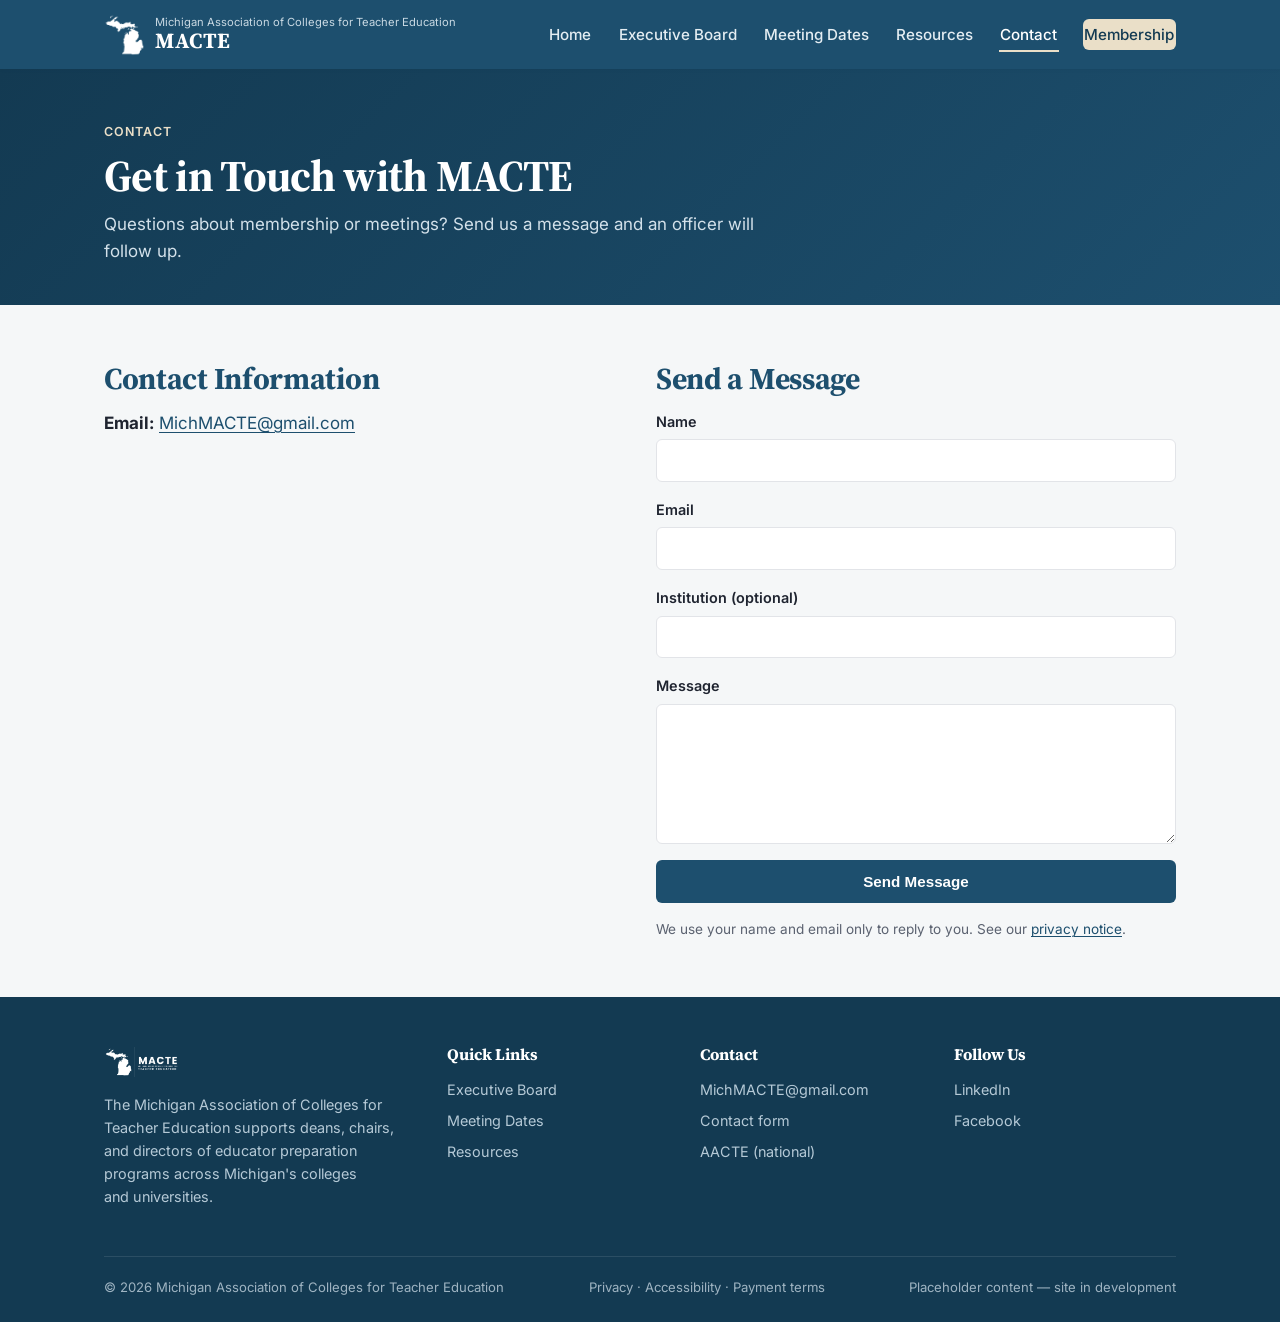
<file: contact.html>
<!DOCTYPE html>
<html lang="en">
<head>
  <meta charset="UTF-8" />
  <meta name="viewport" content="width=device-width, initial-scale=1.0" />
  <title>Contact | MACTE</title>
  <meta name="description" content="Get in touch with the Michigan Association of Colleges for Teacher Education." />
  <meta name="theme-color" content="#1d4f6e" />
  <meta property="og:type" content="website" />
  <meta property="og:site_name" content="Michigan Association of Colleges for Teacher Education" />
  <meta property="og:title" content="Contact | MACTE" />
  <meta property="og:description" content="Get in touch with the Michigan Association of Colleges for Teacher Education." />
  <link rel="icon" href="assets/favicon-32.png" type="image/png" />
  <link rel="apple-touch-icon" href="assets/apple-touch-icon.png" />
  <link rel="preconnect" href="https://fonts.googleapis.com" />
  <link rel="preconnect" href="https://fonts.gstatic.com" crossorigin />
  <link href="https://fonts.googleapis.com/css2?family=Source+Serif+4:wght@600;700&family=Inter:wght@400;500;600;700&display=swap" rel="stylesheet" />
  <link rel="stylesheet" href="css/styles.css" />
  <!-- Cross-fade between pages. Kept inline so the browser sees it before the stylesheet arrives. -->
  <style>@media (prefers-reduced-motion: no-preference) { @view-transition { navigation: auto; } }</style>
</head>
<body>
  <a class="skip-link" href="#main">Skip to main content</a>

  <header class="site-header">
    <nav class="nav-bar">
      <a class="brand" href="index.html">
        <img src="assets/macte-icon-white.png" alt="" class="brand-logo" width="384" height="395" />
        <span class="brand-text">
          <span class="full-name">Michigan Association of Colleges for Teacher Education</span>
          <span class="acronym">MACTE</span>
        </span>
      </a>
      <button class="nav-toggle" type="button" aria-expanded="false" aria-controls="site-nav">Menu</button>
      <ul class="nav-links" id="site-nav">
        <li><a href="index.html">Home</a></li>
        <li><a href="executive-board.html">Executive Board</a></li>
        <li><a href="meetings.html">Meeting Dates</a></li>
        <li><a href="resources.html">Resources</a></li>
        <li><a href="contact.html" aria-current="page">Contact</a></li>
        <li><a href="membership.html" class="nav-cta">Membership</a></li>
      </ul>
    </nav>
  </header>

  <main id="main">
    <section class="page-hero">
      <div class="container">
        <span class="eyebrow">Contact</span>
        <h1>Get in Touch with MACTE</h1>
        <p>Questions about membership or meetings? Send us a message and an officer will follow up.</p>
      </div>
    </section>

    <section class="section">
      <div class="container two-col">
        <div>
          <h2>Contact Information</h2>
          <p><strong>Email:</strong> <a href="mailto:MichMACTE@gmail.com">MichMACTE@gmail.com</a></p>
        </div>

        <div>
          <h2>Send a Message</h2>
          <!--
            Submissions are posted by js/contact-form.js to a Google Apps Script
            web app, which records them in the MACTE submissions sheet and emails
            MichMACTE@gmail.com. See apps-script/contact-form.gs for the server side.
          -->
          <form id="contact-form" name="contact" method="POST">
            <p style="display:none;">
              <label>Don't fill this out: <input name="bot-field" tabindex="-1" autocomplete="off" /></label>
            </p>

            <div class="form-row">
              <label for="name">Name</label>
              <input type="text" id="name" name="name" autocomplete="name" required />
            </div>
            <div class="form-row">
              <label for="email">Email</label>
              <input type="email" id="email" name="email" autocomplete="email" spellcheck="false" required />
            </div>
            <div class="form-row">
              <label for="institution">Institution (optional)</label>
              <input type="text" id="institution" name="institution" autocomplete="organization" />
            </div>
            <div class="form-row">
              <label for="message">Message</label>
              <textarea id="message" name="message" required></textarea>
            </div>
            <button type="submit" class="btn btn-secondary">Send Message</button>
            <p class="form-note">We use your name and email only to reply to you. See our <a href="privacy.html">privacy notice</a>.</p>
            <p id="contact-status" class="form-status" role="status" aria-live="polite" hidden></p>
          </form>
        </div>
      </div>
    </section>
  </main>

  <footer class="site-footer">
    <div class="container">
      <div class="footer-grid">
        <div>
          <img src="assets/macte-logo-full-white.png" alt="MACTE" class="footer-logo" width="1029" height="464" />
          <p>The Michigan Association of Colleges for Teacher Education supports deans, chairs, and directors of educator preparation programs across Michigan's colleges and universities.</p>
        </div>
        <div>
          <h2 class="footer-heading">Quick Links</h2>
          <ul>
            <li><a href="executive-board.html">Executive Board</a></li>
            <li><a href="meetings.html">Meeting Dates</a></li>
            <li><a href="resources.html">Resources</a></li>
          </ul>
        </div>
        <div>
          <h2 class="footer-heading">Contact</h2>
          <ul>
            <li><a href="mailto:MichMACTE@gmail.com">MichMACTE@gmail.com</a></li>
            <li><a href="contact.html">Contact form</a></li>
            <li><a href="https://www.aacte.org" target="_blank" rel="noopener">AACTE (national)</a></li>
          </ul>
        </div>
        <div>
          <h2 class="footer-heading">Follow Us</h2>
          <ul>
            <li><a href="https://www.linkedin.com/company/michigan-association-of-colleges-for-teacher-education/" target="_blank" rel="noopener">LinkedIn</a></li>
            <li><a href="https://www.facebook.com/Mich.ACTE" target="_blank" rel="noopener">Facebook</a></li>
          </ul>
        </div>
      </div>
      <div class="footer-bottom">
        <span>&copy; <span data-current-year>2026</span> Michigan Association of Colleges for Teacher Education</span>
        <span class="footer-legal"><a href="privacy.html">Privacy</a> &middot; <a href="accessibility.html">Accessibility</a> &middot; <a href="payment-terms.html">Payment terms</a></span>
        <span>Placeholder content — site in development</span>
      </div>
    </div>
  </footer>

  <script src="js/main.js"></script>
  <script src="js/contact-form.js"></script>
</body>
</html>
</file>
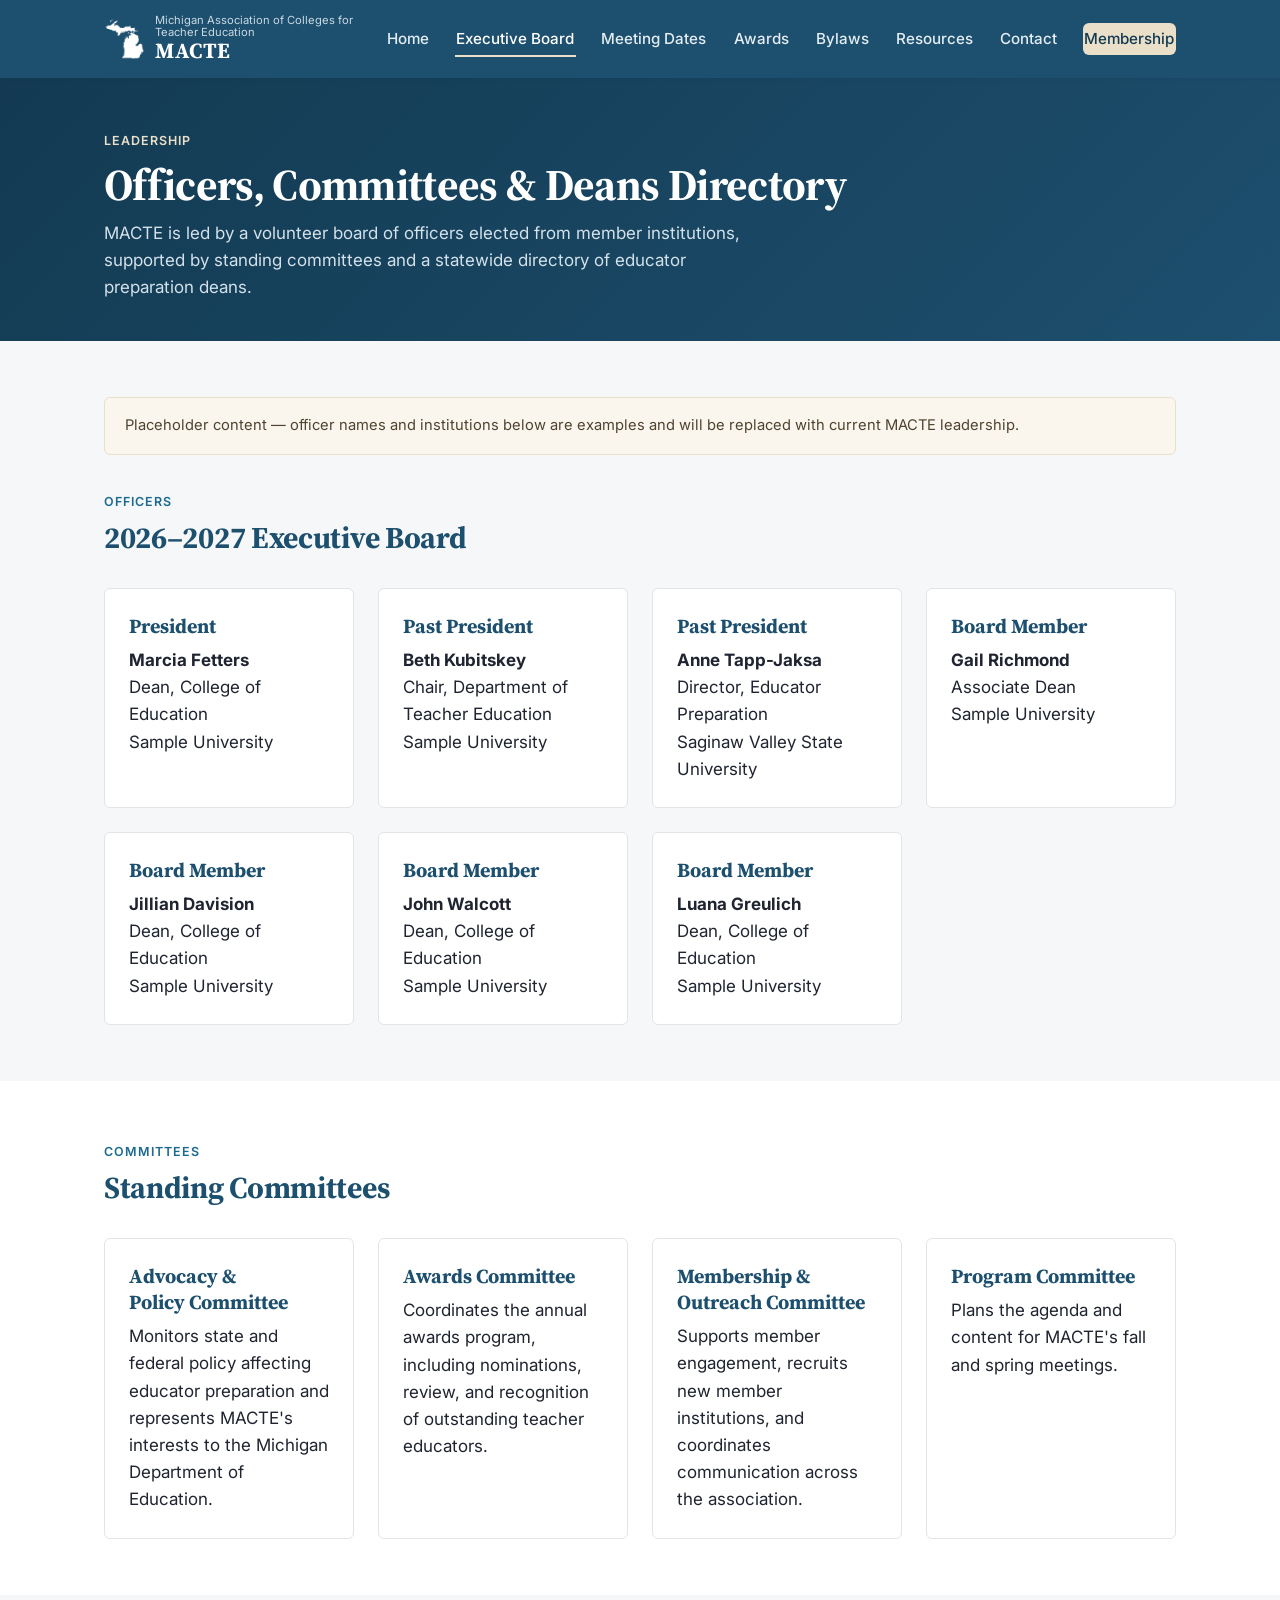
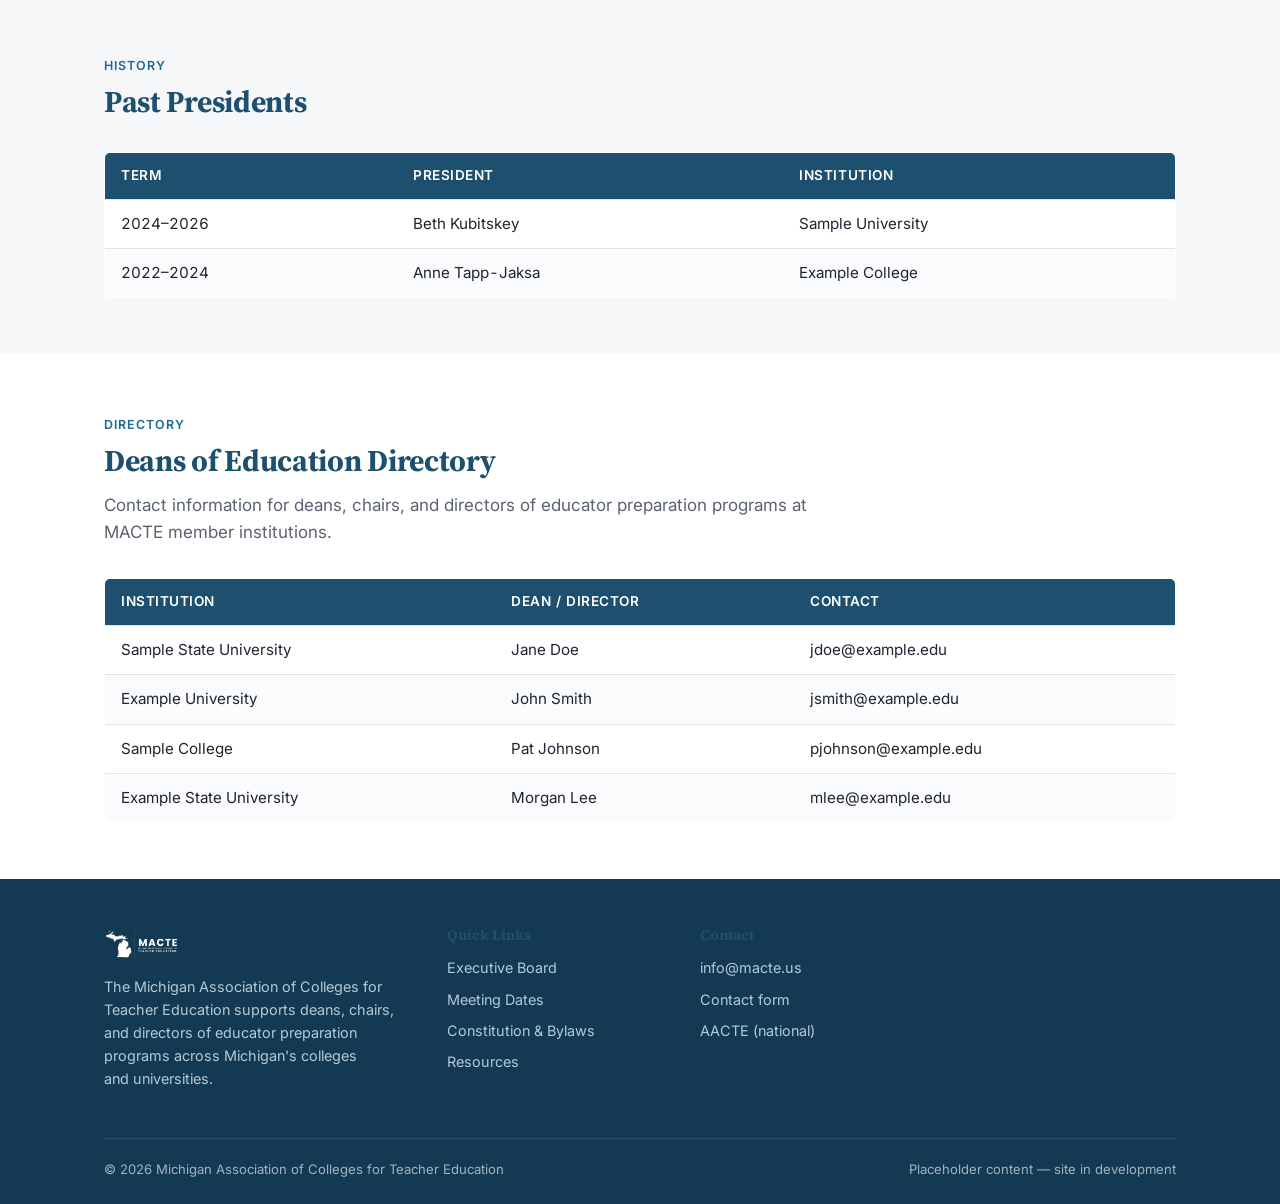
<file: exectutiveboard.html>
<!DOCTYPE html>
<html lang="en">
<head>
  <meta charset="UTF-8" />
  <meta name="viewport" content="width=device-width, initial-scale=1.0" />
  <title>Leadership | MACTE</title>
  <meta name="description" content="Meet MACTE's officers, committees, past presidents, and directory of Michigan educator preparation deans." />
  <link rel="icon" href="assets/favicon-32.png" type="image/png" />
  <link rel="apple-touch-icon" href="assets/apple-touch-icon.png" />
  <link rel="preconnect" href="https://fonts.googleapis.com" />
  <link rel="preconnect" href="https://fonts.gstatic.com" crossorigin />
  <link href="https://fonts.googleapis.com/css2?family=Source+Serif+4:wght@600;700&family=Inter:wght@400;500;600;700&display=swap" rel="stylesheet" />
  <link rel="stylesheet" href="css/styles.css" />
</head>
<body>

  <header class="site-header">
    <nav class="nav-bar">
      <a class="brand" href="index.html">
        <img src="assets/macte-icon-white.png" alt="" class="brand-logo" />
        <span class="brand-text">
          <span class="full-name">Michigan Association of Colleges for Teacher Education</span>
          <span class="acronym">MACTE</span>
        </span>
      </a>
      <button class="nav-toggle" aria-label="Toggle navigation" aria-expanded="false">&#9776;</button>
      <ul class="nav-links">
        <li><a href="index.html">Home</a></li>
        <li><a href="exectutiveboard.html" aria-current="page">Executive Board</a></li>
        <li><a href="meetings.html">Meeting Dates</a></li>
        <li><a href="awards.html">Awards</a></li>
        <li><a href="bylaws.html">Bylaws</a></li>
        <li><a href="resources.html">Resources</a></li>
        <li><a href="contact.html">Contact</a></li>
        <li><a href="membership.html" class="nav-cta">Membership</a></li>
      </ul>
    </nav>
  </header>

  <main>
    <section class="page-hero">
      <div class="container">
        <span class="eyebrow">Leadership</span>
        <h1>Officers, Committees &amp; Deans Directory</h1>
        <p>MACTE is led by a volunteer board of officers elected from member institutions, supported by standing committees and a statewide directory of educator preparation deans.</p>
      </div>
    </section>

    <section class="section">
      <div class="container">
        <div class="notice">Placeholder content — officer names and institutions below are examples and will be replaced with current MACTE leadership.</div>

        <div class="section-header">
          <span class="eyebrow">Officers</span>
          <h2>2026&ndash;2027 Executive Board</h2>
        </div>
        <div class="card-grid">
          <div class="card">
            <h3>President</h3>
            <p><strong>Marcia Fetters</strong><br />Dean, College of Education<br />Sample University</p>
          </div>
          <div class="card">
            <h3>Past President</h3>
            <p><strong>Beth Kubitskey</strong><br />Chair, Department of Teacher Education<br />Sample University</p>
          </div>
          <div class="card">
            <h3>Past President</h3>
            <p><strong>Anne Tapp-Jaksa</strong><br />Director, Educator Preparation<br />Saginaw Valley State University</p>
          </div>
          <div class="card">
            <h3>Board Member</h3>
            <p><strong>Gail Richmond</strong><br />Associate Dean<br />Sample University</p>
          </div>
          <div class="card">
            <h3>Board Member</h3>
            <p><strong>Jillian Davision</strong><br />Dean, College of Education<br />Sample University</p>
          </div>
          <div class="card">
            <h3>Board Member</h3>
            <p><strong>John Walcott</strong><br />Dean, College of Education<br />Sample University</p>
          </div>
          <div class="card">
            <h3>Board Member</h3>
            <p><strong>Luana Greulich</strong><br />Dean, College of Education<br />Sample University</p>
          </div>
        </div>
      </div>
    </section>

    <section class="section section-alt">
      <div class="container">
        <div class="section-header">
          <span class="eyebrow">Committees</span>
          <h2>Standing Committees</h2>
        </div>
        <div class="card-grid">
          <div class="card">
            <h3>Advocacy &amp; Policy Committee</h3>
            <p>Monitors state and federal policy affecting educator preparation and represents MACTE's interests to the Michigan Department of Education.</p>
          </div>
          <div class="card">
            <h3>Awards Committee</h3>
            <p>Coordinates the annual awards program, including nominations, review, and recognition of outstanding teacher educators.</p>
          </div>
          <div class="card">
            <h3>Membership &amp; Outreach Committee</h3>
            <p>Supports member engagement, recruits new member institutions, and coordinates communication across the association.</p>
          </div>
          <div class="card">
            <h3>Program Committee</h3>
            <p>Plans the agenda and content for MACTE's fall and spring meetings.</p>
          </div>
        </div>
      </div>
    </section>

    <section class="section">
      <div class="container">
        <div class="section-header">
          <span class="eyebrow">History</span>
          <h2>Past Presidents</h2>
        </div>
        <div class="table-wrap">
          <table>
            <thead>
              <tr><th>Term</th><th>President</th><th>Institution</th></tr>
            </thead>
            <tbody>
              <tr><td>2024&ndash;2026</td><td>Beth Kubitskey</td><td>Sample University</td></tr>
              <tr><td>2022&ndash;2024</td><td>Anne Tapp-Jaksa</td><td>Example College</td></tr>
            </tbody>
          </table>
        </div>
      </div>
    </section>

    <section class="section section-alt">
      <div class="container">
        <div class="section-header">
          <span class="eyebrow">Directory</span>
          <h2>Deans of Education Directory</h2>
          <p class="text-muted">Contact information for deans, chairs, and directors of educator preparation programs at MACTE member institutions.</p>
        </div>
        <div class="table-wrap">
          <table>
            <thead>
              <tr><th>Institution</th><th>Dean / Director</th><th>Contact</th></tr>
            </thead>
            <tbody>
              <tr><td>Sample State University</td><td>Jane Doe</td><td>jdoe@example.edu</td></tr>
              <tr><td>Example University</td><td>John Smith</td><td>jsmith@example.edu</td></tr>
              <tr><td>Sample College</td><td>Pat Johnson</td><td>pjohnson@example.edu</td></tr>
              <tr><td>Example State University</td><td>Morgan Lee</td><td>mlee@example.edu</td></tr>
            </tbody>
          </table>
        </div>
      </div>
    </section>
  </main>

  <footer class="site-footer">
    <div class="container">
      <div class="footer-grid">
        <div>
          <img src="assets/macte-logo-full-white.png" alt="MACTE logo" class="footer-logo" />
          <p>The Michigan Association of Colleges for Teacher Education supports deans, chairs, and directors of educator preparation programs across Michigan's colleges and universities.</p>
        </div>
        <div>
          <h4>Quick Links</h4>
          <ul>
            <li><a href="exectutiveboard.html">Executive Board</a></li>
            <li><a href="meetings.html">Meeting Dates</a></li>
            <li><a href="bylaws.html">Constitution &amp; Bylaws</a></li>
            <li><a href="resources.html">Resources</a></li>
          </ul>
        </div>
        <div>
          <h4>Contact</h4>
          <ul>
            <li><a href="mailto:info@macte.us">info@macte.us</a></li>
            <li><a href="contact.html">Contact form</a></li>
            <li><a href="https://www.aacte.org" target="_blank" rel="noopener">AACTE (national)</a></li>
          </ul>
        </div>
      </div>
      <div class="footer-bottom">
        <span>&copy; <span data-current-year>2026</span> Michigan Association of Colleges for Teacher Education</span>
        <span>Placeholder content — site in development</span>
      </div>
    </div>
  </footer>

  <script src="js/main.js"></script>
</body>
</html>
</file>
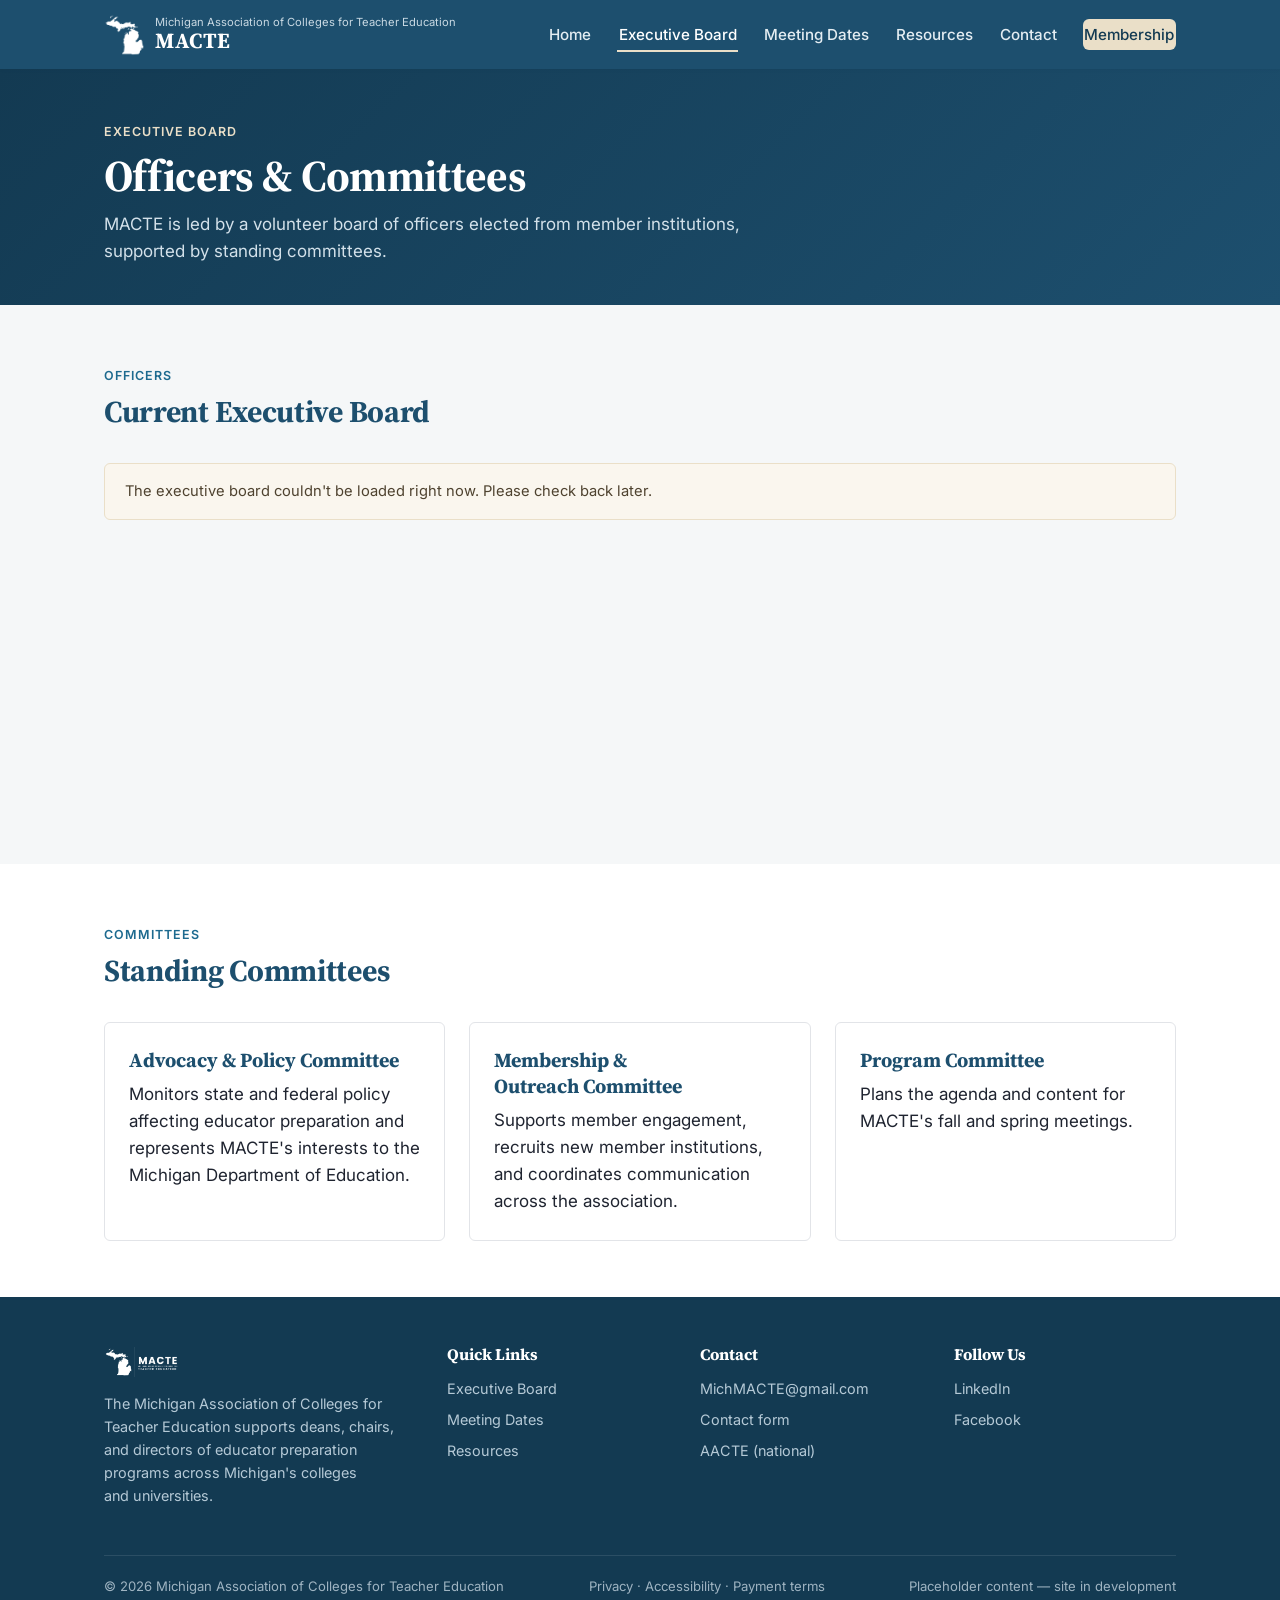
<file: executive-board.html>
<!DOCTYPE html>
<html lang="en">
<head>
  <meta charset="UTF-8" />
  <meta name="viewport" content="width=device-width, initial-scale=1.0" />
  <title>Executive Board | MACTE</title>
  <meta name="description" content="Meet MACTE's executive board: officers and committees." />
  <meta name="theme-color" content="#1d4f6e" />
  <meta property="og:type" content="website" />
  <meta property="og:site_name" content="Michigan Association of Colleges for Teacher Education" />
  <meta property="og:title" content="Executive Board | MACTE" />
  <meta property="og:description" content="Meet MACTE's executive board: officers and committees." />
  <link rel="icon" href="assets/favicon-32.png" type="image/png" />
  <link rel="apple-touch-icon" href="assets/apple-touch-icon.png" />
  <link rel="preconnect" href="https://fonts.googleapis.com" />
  <link rel="preconnect" href="https://fonts.gstatic.com" crossorigin />
  <link href="https://fonts.googleapis.com/css2?family=Source+Serif+4:wght@600;700&family=Inter:wght@400;500;600;700&display=swap" rel="stylesheet" />
  <link rel="stylesheet" href="css/styles.css" />
  <!-- Cross-fade between pages. Kept inline so the browser sees it before the stylesheet arrives. -->
  <style>@media (prefers-reduced-motion: no-preference) { @view-transition { navigation: auto; } }</style>
</head>
<body>
  <a class="skip-link" href="#main">Skip to main content</a>

  <header class="site-header">
    <nav class="nav-bar">
      <a class="brand" href="index.html">
        <img src="assets/macte-icon-white.png" alt="" class="brand-logo" width="384" height="395" />
        <span class="brand-text">
          <span class="full-name">Michigan Association of Colleges for Teacher Education</span>
          <span class="acronym">MACTE</span>
        </span>
      </a>
      <button class="nav-toggle" type="button" aria-expanded="false" aria-controls="site-nav">Menu</button>
      <ul class="nav-links" id="site-nav">
        <li><a href="index.html">Home</a></li>
        <li><a href="executive-board.html" aria-current="page">Executive Board</a></li>
        <li><a href="meetings.html">Meeting Dates</a></li>
        <li><a href="resources.html">Resources</a></li>
        <li><a href="contact.html">Contact</a></li>
        <li><a href="membership.html" class="nav-cta">Membership</a></li>
      </ul>
    </nav>
  </header>

  <main id="main">
    <section class="page-hero">
      <div class="container">
        <span class="eyebrow">Executive Board</span>
        <h1>Officers &amp; Committees</h1>
        <p>MACTE is led by a volunteer board of officers elected from member institutions, supported by standing committees.</p>
      </div>
    </section>

    <section class="section">
      <div class="container">
        <div class="section-header">
          <span class="eyebrow">Officers</span>
          <h2>Current Executive Board</h2>
        </div>
        <!-- Cards are built by js/board.js from the executive board Google Sheet. -->
        <div id="board-notice" class="notice" role="status">Loading executive board&hellip;</div>
        <div id="board-grid" class="card-grid"></div>
      </div>
    </section>

    <section class="section section-alt">
      <div class="container">
        <div class="section-header">
          <span class="eyebrow">Committees</span>
          <h2>Standing Committees</h2>
        </div>
        <div class="card-grid">
          <div class="card">
            <h3>Advocacy &amp; Policy Committee</h3>
            <p>Monitors state and federal policy affecting educator preparation and represents MACTE's interests to the Michigan Department of Education.</p>
          </div>
          <div class="card">
            <h3>Membership &amp; Outreach Committee</h3>
            <p>Supports member engagement, recruits new member institutions, and coordinates communication across the association.</p>
          </div>
          <div class="card">
            <h3>Program Committee</h3>
            <p>Plans the agenda and content for MACTE's fall and spring meetings.</p>
          </div>
        </div>
      </div>
    </section>
  </main>

  <footer class="site-footer">
    <div class="container">
      <div class="footer-grid">
        <div>
          <img src="assets/macte-logo-full-white.png" alt="MACTE" class="footer-logo" width="1029" height="464" />
          <p>The Michigan Association of Colleges for Teacher Education supports deans, chairs, and directors of educator preparation programs across Michigan's colleges and universities.</p>
        </div>
        <div>
          <h2 class="footer-heading">Quick Links</h2>
          <ul>
            <li><a href="executive-board.html">Executive Board</a></li>
            <li><a href="meetings.html">Meeting Dates</a></li>
            <li><a href="resources.html">Resources</a></li>
          </ul>
        </div>
        <div>
          <h2 class="footer-heading">Contact</h2>
          <ul>
            <li><a href="mailto:MichMACTE@gmail.com">MichMACTE@gmail.com</a></li>
            <li><a href="contact.html">Contact form</a></li>
            <li><a href="https://www.aacte.org" target="_blank" rel="noopener">AACTE (national)</a></li>
          </ul>
        </div>
        <div>
          <h2 class="footer-heading">Follow Us</h2>
          <ul>
            <li><a href="https://www.linkedin.com/company/michigan-association-of-colleges-for-teacher-education/" target="_blank" rel="noopener">LinkedIn</a></li>
            <li><a href="https://www.facebook.com/Mich.ACTE" target="_blank" rel="noopener">Facebook</a></li>
          </ul>
        </div>
      </div>
      <div class="footer-bottom">
        <span>&copy; <span data-current-year>2026</span> Michigan Association of Colleges for Teacher Education</span>
        <span class="footer-legal"><a href="privacy.html">Privacy</a> &middot; <a href="accessibility.html">Accessibility</a> &middot; <a href="payment-terms.html">Payment terms</a></span>
        <span>Placeholder content — site in development</span>
      </div>
    </div>
  </footer>

  <script src="js/main.js"></script>
  <script src="js/csv-utils.js"></script>
  <script src="js/board.js"></script>
</body>
</html>
</file>
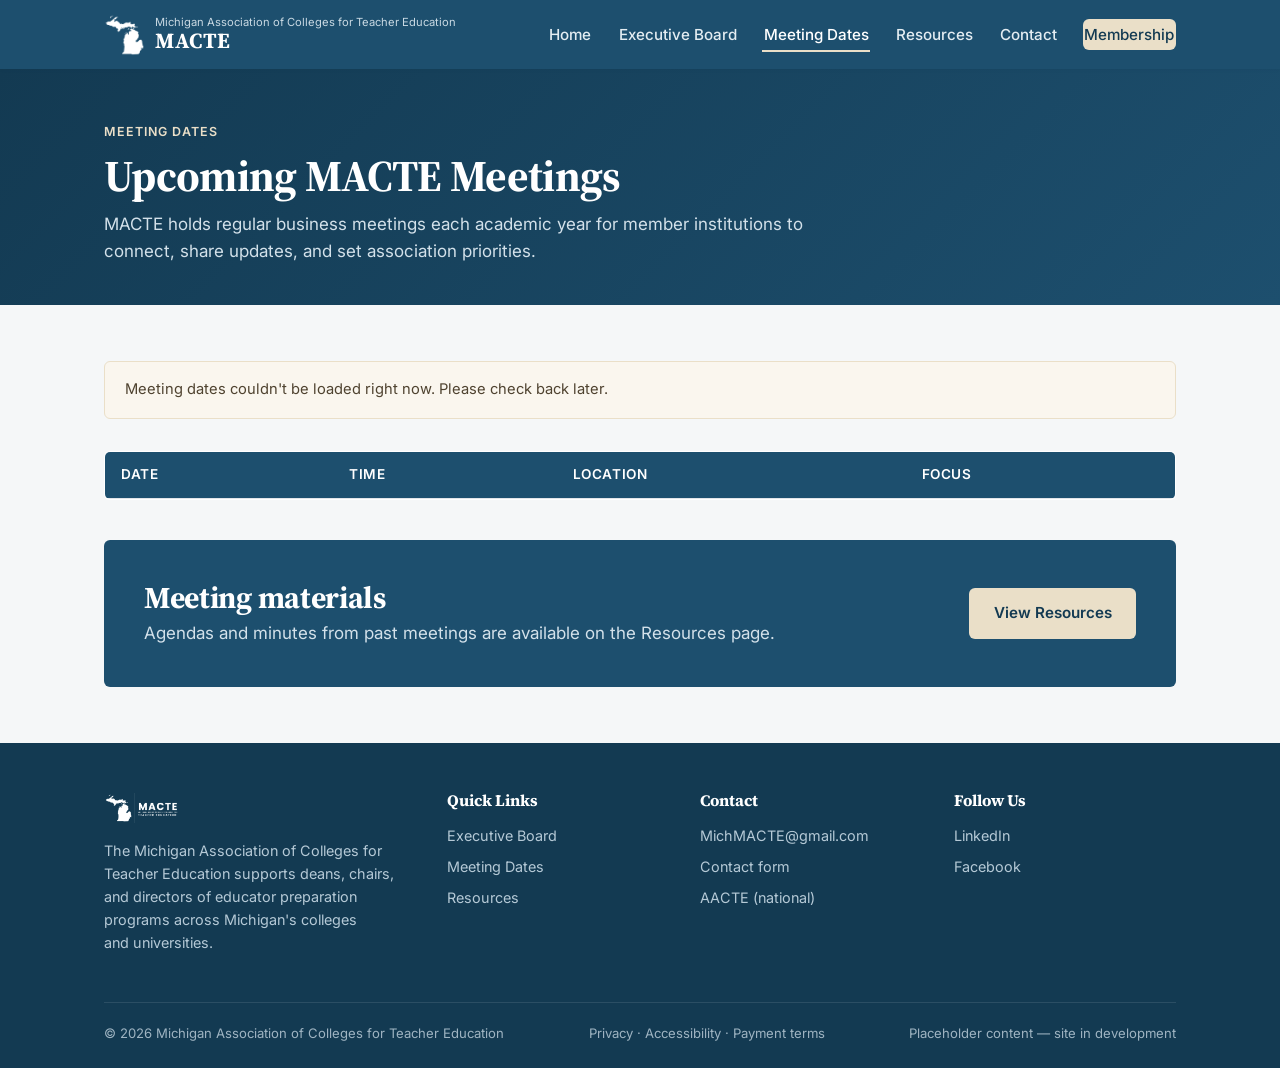
<file: meetings.html>
<!DOCTYPE html>
<html lang="en">
<head>
  <meta charset="UTF-8" />
  <meta name="viewport" content="width=device-width, initial-scale=1.0" />
  <title>Meeting Dates | MACTE</title>
  <meta name="description" content="Upcoming MACTE meeting dates, times, and locations." />
  <meta name="theme-color" content="#1d4f6e" />
  <meta property="og:type" content="website" />
  <meta property="og:site_name" content="Michigan Association of Colleges for Teacher Education" />
  <meta property="og:title" content="Meeting Dates | MACTE" />
  <meta property="og:description" content="Upcoming MACTE meeting dates, times, and locations." />
  <link rel="icon" href="assets/favicon-32.png" type="image/png" />
  <link rel="apple-touch-icon" href="assets/apple-touch-icon.png" />
  <link rel="preconnect" href="https://fonts.googleapis.com" />
  <link rel="preconnect" href="https://fonts.gstatic.com" crossorigin />
  <link href="https://fonts.googleapis.com/css2?family=Source+Serif+4:wght@600;700&family=Inter:wght@400;500;600;700&display=swap" rel="stylesheet" />
  <link rel="stylesheet" href="css/styles.css" />
  <!-- Cross-fade between pages. Kept inline so the browser sees it before the stylesheet arrives. -->
  <style>@media (prefers-reduced-motion: no-preference) { @view-transition { navigation: auto; } }</style>
</head>
<body>
  <a class="skip-link" href="#main">Skip to main content</a>

  <header class="site-header">
    <nav class="nav-bar">
      <a class="brand" href="index.html">
        <img src="assets/macte-icon-white.png" alt="" class="brand-logo" width="384" height="395" />
        <span class="brand-text">
          <span class="full-name">Michigan Association of Colleges for Teacher Education</span>
          <span class="acronym">MACTE</span>
        </span>
      </a>
      <button class="nav-toggle" type="button" aria-expanded="false" aria-controls="site-nav">Menu</button>
      <ul class="nav-links" id="site-nav">
        <li><a href="index.html">Home</a></li>
        <li><a href="executive-board.html">Executive Board</a></li>
        <li><a href="meetings.html" aria-current="page">Meeting Dates</a></li>
        <li><a href="resources.html">Resources</a></li>
        <li><a href="contact.html">Contact</a></li>
        <li><a href="membership.html" class="nav-cta">Membership</a></li>
      </ul>
    </nav>
  </header>

  <main id="main">
    <section class="page-hero">
      <div class="container">
        <span class="eyebrow">Meeting Dates</span>
        <h1>Upcoming MACTE Meetings</h1>
        <p>MACTE holds regular business meetings each academic year for member institutions to connect, share updates, and set association priorities.</p>
      </div>
    </section>

    <section class="section">
      <div class="container">
        <div id="meetings-notice" class="notice" role="status">Loading meeting dates&hellip;</div>

        <div class="table-wrap">
          <table>
            <caption class="visually-hidden">Upcoming MACTE meetings</caption>
            <thead>
              <tr><th scope="col">Date</th><th scope="col">Time</th><th scope="col">Location</th><th scope="col">Focus</th></tr>
            </thead>
            <tbody id="meetings-table-body">
            </tbody>
          </table>
        </div>

        <div class="callout">
          <div>
            <h2>Meeting materials</h2>
            <p>Agendas and minutes from past meetings are available on the Resources page.</p>
          </div>
          <a href="resources.html" class="btn btn-primary">View Resources</a>
        </div>
      </div>
    </section>
  </main>

  <footer class="site-footer">
    <div class="container">
      <div class="footer-grid">
        <div>
          <img src="assets/macte-logo-full-white.png" alt="MACTE" class="footer-logo" width="1029" height="464" />
          <p>The Michigan Association of Colleges for Teacher Education supports deans, chairs, and directors of educator preparation programs across Michigan's colleges and universities.</p>
        </div>
        <div>
          <h2 class="footer-heading">Quick Links</h2>
          <ul>
            <li><a href="executive-board.html">Executive Board</a></li>
            <li><a href="meetings.html">Meeting Dates</a></li>
            <li><a href="resources.html">Resources</a></li>
          </ul>
        </div>
        <div>
          <h2 class="footer-heading">Contact</h2>
          <ul>
            <li><a href="mailto:MichMACTE@gmail.com">MichMACTE@gmail.com</a></li>
            <li><a href="contact.html">Contact form</a></li>
            <li><a href="https://www.aacte.org" target="_blank" rel="noopener">AACTE (national)</a></li>
          </ul>
        </div>
        <div>
          <h2 class="footer-heading">Follow Us</h2>
          <ul>
            <li><a href="https://www.linkedin.com/company/michigan-association-of-colleges-for-teacher-education/" target="_blank" rel="noopener">LinkedIn</a></li>
            <li><a href="https://www.facebook.com/Mich.ACTE" target="_blank" rel="noopener">Facebook</a></li>
          </ul>
        </div>
      </div>
      <div class="footer-bottom">
        <span>&copy; <span data-current-year>2026</span> Michigan Association of Colleges for Teacher Education</span>
        <span class="footer-legal"><a href="privacy.html">Privacy</a> &middot; <a href="accessibility.html">Accessibility</a> &middot; <a href="payment-terms.html">Payment terms</a></span>
        <span>Placeholder content — site in development</span>
      </div>
    </div>
  </footer>

  <script src="js/main.js"></script>
  <script src="js/csv-utils.js"></script>
  <script src="js/meetings-data.js"></script>
  <script src="js/meetings.js"></script>
</body>
</html>
</file>
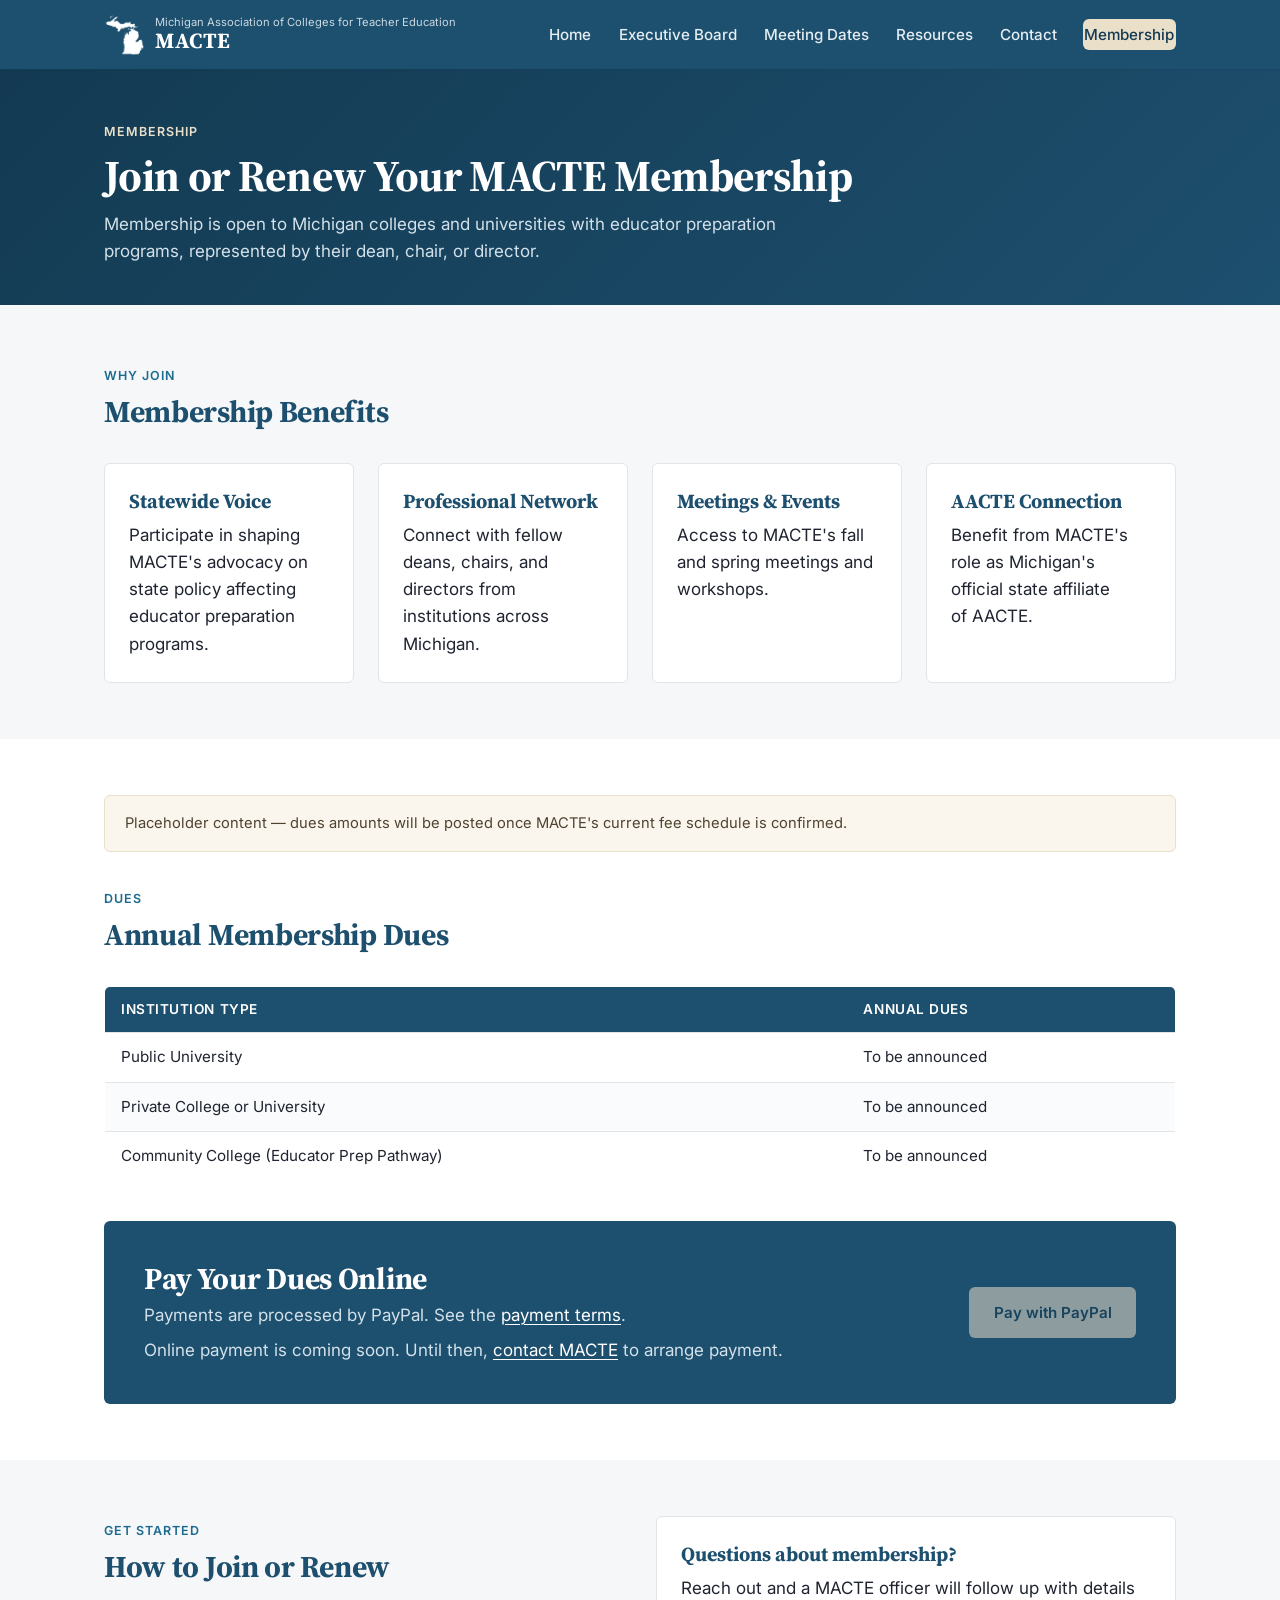
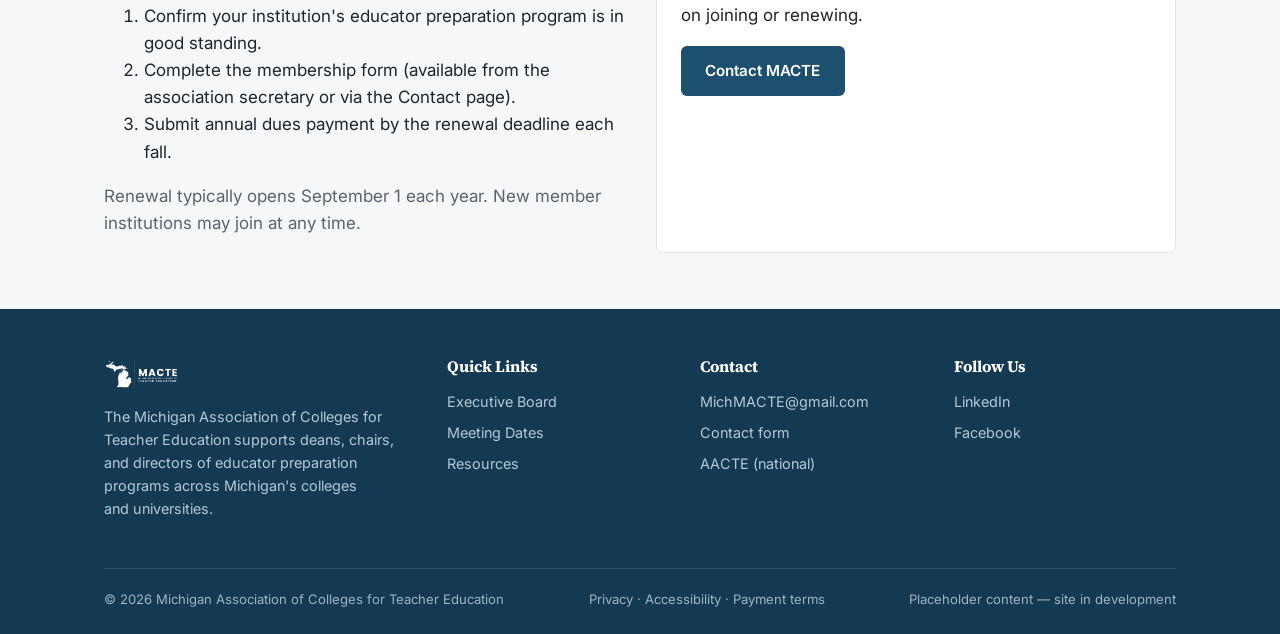
<file: membership.html>
<!DOCTYPE html>
<html lang="en">
<head>
  <meta charset="UTF-8" />
  <meta name="viewport" content="width=device-width, initial-scale=1.0" />
  <title>Membership | MACTE</title>
  <meta name="description" content="Learn about MACTE membership benefits, dues, and how to join or renew." />
  <meta name="theme-color" content="#1d4f6e" />
  <meta property="og:type" content="website" />
  <meta property="og:site_name" content="Michigan Association of Colleges for Teacher Education" />
  <meta property="og:title" content="Membership | MACTE" />
  <meta property="og:description" content="Learn about MACTE membership benefits, dues, and how to join or renew." />
  <link rel="icon" href="assets/favicon-32.png" type="image/png" />
  <link rel="apple-touch-icon" href="assets/apple-touch-icon.png" />
  <link rel="preconnect" href="https://fonts.googleapis.com" />
  <link rel="preconnect" href="https://fonts.gstatic.com" crossorigin />
  <link href="https://fonts.googleapis.com/css2?family=Source+Serif+4:wght@600;700&family=Inter:wght@400;500;600;700&display=swap" rel="stylesheet" />
  <link rel="stylesheet" href="css/styles.css" />
  <!-- Cross-fade between pages. Kept inline so the browser sees it before the stylesheet arrives. -->
  <style>@media (prefers-reduced-motion: no-preference) { @view-transition { navigation: auto; } }</style>
</head>
<body>
  <a class="skip-link" href="#main">Skip to main content</a>

  <header class="site-header">
    <nav class="nav-bar">
      <a class="brand" href="index.html">
        <img src="assets/macte-icon-white.png" alt="" class="brand-logo" width="384" height="395" />
        <span class="brand-text">
          <span class="full-name">Michigan Association of Colleges for Teacher Education</span>
          <span class="acronym">MACTE</span>
        </span>
      </a>
      <button class="nav-toggle" type="button" aria-expanded="false" aria-controls="site-nav">Menu</button>
      <ul class="nav-links" id="site-nav">
        <li><a href="index.html">Home</a></li>
        <li><a href="executive-board.html">Executive Board</a></li>
        <li><a href="meetings.html">Meeting Dates</a></li>
        <li><a href="resources.html">Resources</a></li>
        <li><a href="contact.html">Contact</a></li>
        <li><a href="membership.html" class="nav-cta" aria-current="page">Membership</a></li>
      </ul>
    </nav>
  </header>

  <main id="main">
    <section class="page-hero">
      <div class="container">
        <span class="eyebrow">Membership</span>
        <h1>Join or Renew Your MACTE Membership</h1>
        <p>Membership is open to Michigan colleges and universities with educator preparation programs, represented by their dean, chair, or director.</p>
      </div>
    </section>

    <section class="section">
      <div class="container">
        <div class="section-header">
          <span class="eyebrow">Why Join</span>
          <h2>Membership Benefits</h2>
        </div>
        <div class="card-grid">
          <div class="card">
            <h3>Statewide Voice</h3>
            <p>Participate in shaping MACTE's advocacy on state policy affecting educator preparation programs.</p>
          </div>
          <div class="card">
            <h3>Professional Network</h3>
            <p>Connect with fellow deans, chairs, and directors from institutions across Michigan.</p>
          </div>
          <div class="card">
            <h3>Meetings &amp; Events</h3>
            <p>Access to MACTE's fall and spring meetings and workshops.</p>
          </div>
          <div class="card">
            <h3>AACTE Connection</h3>
            <p>Benefit from MACTE's role as Michigan's official state affiliate of AACTE.</p>
          </div>
        </div>
      </div>
    </section>

    <section class="section section-alt">
      <div class="container">
        <div class="notice">Placeholder content — dues amounts will be posted once MACTE's current fee schedule is confirmed.</div>
        <div class="section-header">
          <span class="eyebrow">Dues</span>
          <h2>Annual Membership Dues</h2>
        </div>
        <div class="table-wrap">
          <table>
            <caption class="visually-hidden">Annual membership dues by institution type</caption>
            <thead>
              <tr><th scope="col">Institution Type</th><th scope="col">Annual Dues</th></tr>
            </thead>
            <tbody>
              <tr><td>Public University</td><td>To be announced</td></tr>
              <tr><td>Private College or University</td><td>To be announced</td></tr>
              <tr><td>Community College (Educator Prep Pathway)</td><td>To be announced</td></tr>
            </tbody>
          </table>
        </div>

        <div class="callout">
          <div>
            <h2>Pay Your Dues Online</h2>
            <p>Payments are processed by PayPal. See the <a href="payment-terms.html">payment terms</a>.</p>
            <p data-paypal-pending hidden>Online payment is coming soon. Until then, <a href="contact.html">contact MACTE</a> to arrange payment.</p>
          </div>
          <!--
            PAYPAL LINK: paste the payment link from PayPal between the quotes
            of href="" on the line below, e.g. href="https://www.paypal.com/...".
            That is the only change needed. While href is empty, the button is
            switched off and the "coming soon" line above is shown automatically.
          -->
          <a class="btn btn-primary" data-paypal-link href="" target="_blank" rel="noopener">Pay with PayPal</a>
        </div>
      </div>
    </section>

    <section class="section">
      <div class="container two-col">
        <div>
          <span class="eyebrow">Get Started</span>
          <h2>How to Join or Renew</h2>
          <ol>
            <li>Confirm your institution's educator preparation program is in good standing.</li>
            <li>Complete the membership form (available from the association secretary or via the Contact page).</li>
            <li>Submit annual dues payment by the renewal deadline each fall.</li>
          </ol>
          <p class="text-muted">Renewal typically opens September 1 each year. New member institutions may join at any time.</p>
        </div>
        <div class="card">
          <h3>Questions about membership?</h3>
          <p>Reach out and a MACTE officer will follow up with details on joining or renewing.</p>
          <a href="contact.html" class="btn btn-secondary">Contact MACTE</a>
        </div>
      </div>
    </section>
  </main>

  <footer class="site-footer">
    <div class="container">
      <div class="footer-grid">
        <div>
          <img src="assets/macte-logo-full-white.png" alt="MACTE" class="footer-logo" width="1029" height="464" />
          <p>The Michigan Association of Colleges for Teacher Education supports deans, chairs, and directors of educator preparation programs across Michigan's colleges and universities.</p>
        </div>
        <div>
          <h2 class="footer-heading">Quick Links</h2>
          <ul>
            <li><a href="executive-board.html">Executive Board</a></li>
            <li><a href="meetings.html">Meeting Dates</a></li>
            <li><a href="resources.html">Resources</a></li>
          </ul>
        </div>
        <div>
          <h2 class="footer-heading">Contact</h2>
          <ul>
            <li><a href="mailto:MichMACTE@gmail.com">MichMACTE@gmail.com</a></li>
            <li><a href="contact.html">Contact form</a></li>
            <li><a href="https://www.aacte.org" target="_blank" rel="noopener">AACTE (national)</a></li>
          </ul>
        </div>
        <div>
          <h2 class="footer-heading">Follow Us</h2>
          <ul>
            <li><a href="https://www.linkedin.com/company/michigan-association-of-colleges-for-teacher-education/" target="_blank" rel="noopener">LinkedIn</a></li>
            <li><a href="https://www.facebook.com/Mich.ACTE" target="_blank" rel="noopener">Facebook</a></li>
          </ul>
        </div>
      </div>
      <div class="footer-bottom">
        <span>&copy; <span data-current-year>2026</span> Michigan Association of Colleges for Teacher Education</span>
        <span class="footer-legal"><a href="privacy.html">Privacy</a> &middot; <a href="accessibility.html">Accessibility</a> &middot; <a href="payment-terms.html">Payment terms</a></span>
        <span>Placeholder content — site in development</span>
      </div>
    </div>
  </footer>

  <script src="js/main.js"></script>
</body>
</html>
</file>
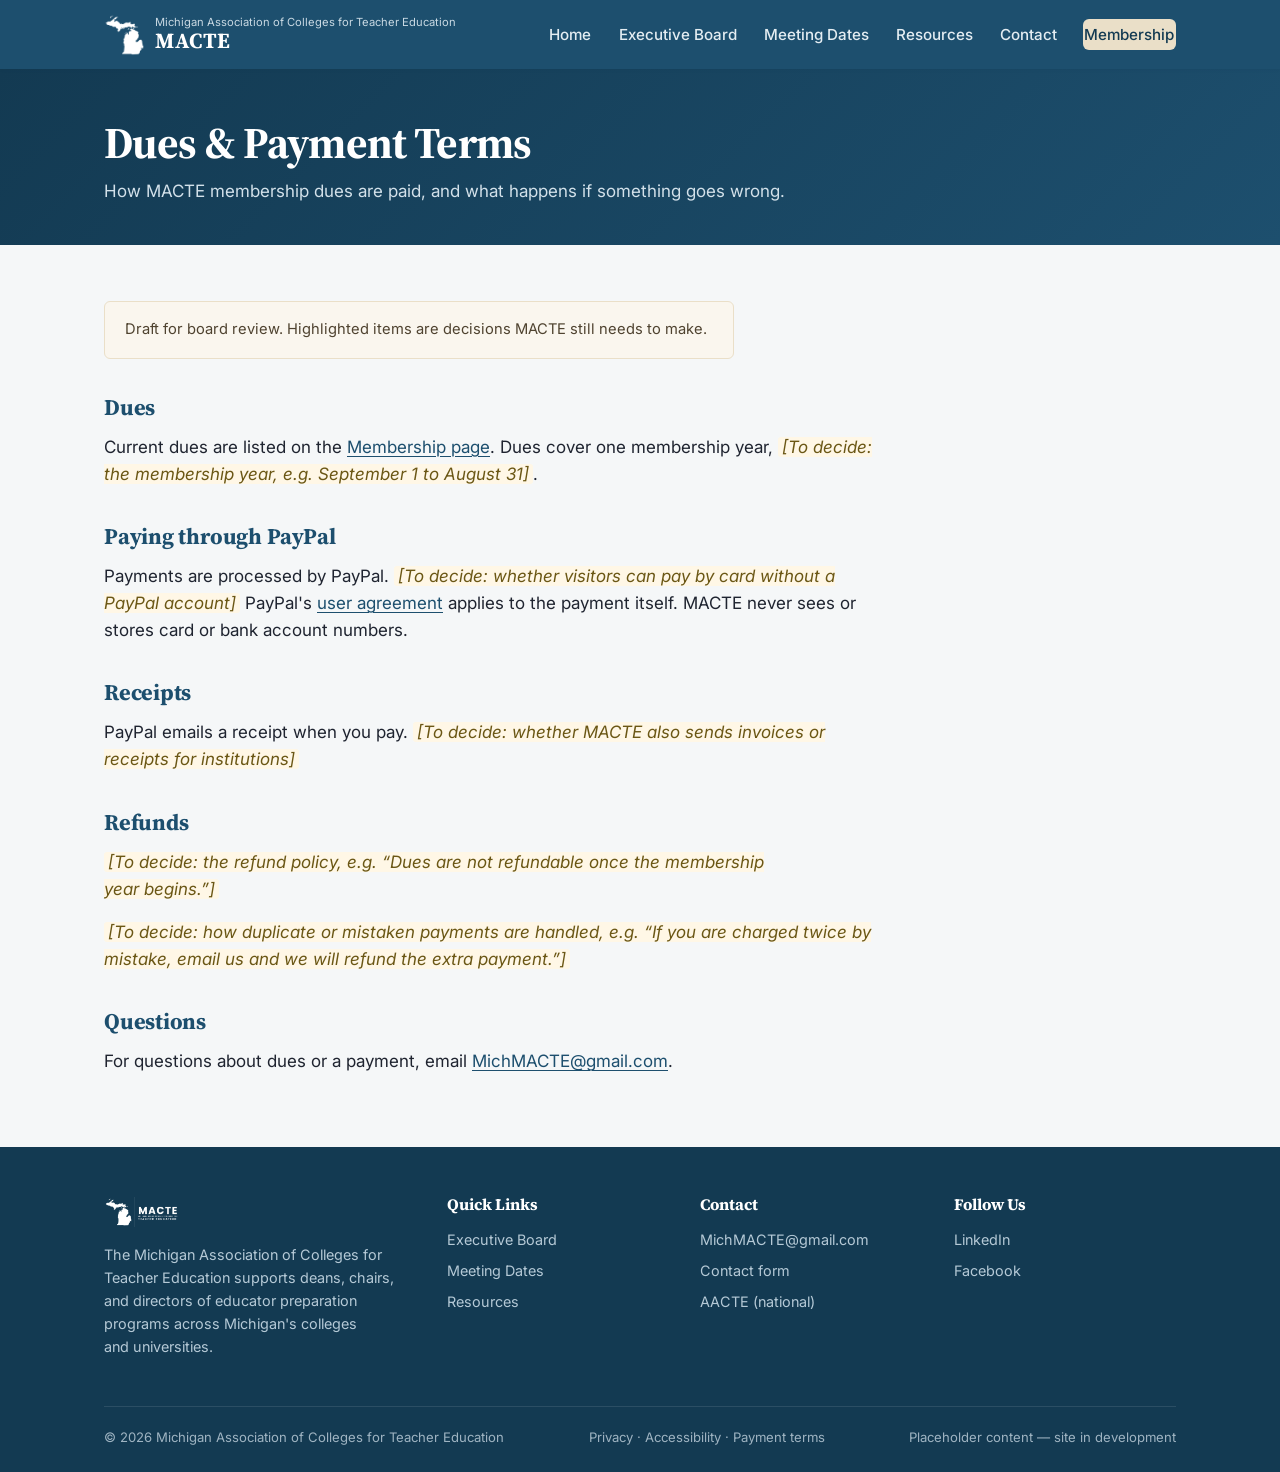
<file: payment-terms.html>
<!DOCTYPE html>
<html lang="en">
<head>
  <meta charset="UTF-8" />
  <meta name="viewport" content="width=device-width, initial-scale=1.0" />
  <title>Dues &amp; Payment Terms | MACTE</title>
  <meta name="description" content="Terms for paying MACTE membership dues through PayPal." />
  <meta name="theme-color" content="#1d4f6e" />
  <meta property="og:type" content="website" />
  <meta property="og:site_name" content="Michigan Association of Colleges for Teacher Education" />
  <meta property="og:title" content="Dues &amp; Payment Terms | MACTE" />
  <meta property="og:description" content="Terms for paying MACTE membership dues through PayPal." />
  <link rel="icon" href="assets/favicon-32.png" type="image/png" />
  <link rel="apple-touch-icon" href="assets/apple-touch-icon.png" />
  <link rel="preconnect" href="https://fonts.googleapis.com" />
  <link rel="preconnect" href="https://fonts.gstatic.com" crossorigin />
  <link href="https://fonts.googleapis.com/css2?family=Source+Serif+4:wght@600;700&family=Inter:wght@400;500;600;700&display=swap" rel="stylesheet" />
  <link rel="stylesheet" href="css/styles.css" />
  <!-- Cross-fade between pages. Kept inline so the browser sees it before the stylesheet arrives. -->
  <style>@media (prefers-reduced-motion: no-preference) { @view-transition { navigation: auto; } }</style>
</head>
<body>
  <a class="skip-link" href="#main">Skip to main content</a>

  <header class="site-header">
    <nav class="nav-bar">
      <a class="brand" href="index.html">
        <img src="assets/macte-icon-white.png" alt="" class="brand-logo" width="384" height="395" />
        <span class="brand-text">
          <span class="full-name">Michigan Association of Colleges for Teacher Education</span>
          <span class="acronym">MACTE</span>
        </span>
      </a>
      <button class="nav-toggle" type="button" aria-expanded="false" aria-controls="site-nav">Menu</button>
      <ul class="nav-links" id="site-nav">
        <li><a href="index.html">Home</a></li>
        <li><a href="executive-board.html">Executive Board</a></li>
        <li><a href="meetings.html">Meeting Dates</a></li>
        <li><a href="resources.html">Resources</a></li>
        <li><a href="contact.html">Contact</a></li>
        <li><a href="membership.html" class="nav-cta">Membership</a></li>
      </ul>
    </nav>
  </header>

  <main id="main">
    <section class="page-hero">
      <div class="container">
        <h1>Dues &amp; Payment Terms</h1>
        <p>How MACTE membership dues are paid, and what happens if something goes wrong.</p>
      </div>
    </section>

    <section class="section">
      <div class="container prose">
        <div class="notice">Draft for board review. Highlighted items are decisions MACTE still needs to make.</div>
        <h2>Dues</h2>
        <p>Current dues are listed on the <a href="membership.html">Membership page</a>. Dues cover one membership year, <span class="tbd">[To decide: the membership year, e.g. September 1 to August 31]</span>.</p>

        <h2>Paying through PayPal</h2>
        <p>Payments are processed by PayPal. <span class="tbd">[To decide: whether visitors can pay by card without a PayPal account]</span> PayPal's <a href="https://www.paypal.com/us/legalhub/useragreement-full" target="_blank" rel="noopener">user agreement</a> applies to the payment itself. MACTE never sees or stores card or bank account numbers.</p>

        <h2>Receipts</h2>
        <p>PayPal emails a receipt when you pay. <span class="tbd">[To decide: whether MACTE also sends invoices or receipts for institutions]</span></p>

        <h2>Refunds</h2>
        <p><span class="tbd">[To decide: the refund policy, e.g. &ldquo;Dues are not refundable once the membership year begins.&rdquo;]</span></p>
        <p><span class="tbd">[To decide: how duplicate or mistaken payments are handled, e.g. &ldquo;If you are charged twice by mistake, email us and we will refund the extra payment.&rdquo;]</span></p>

        <h2>Questions</h2>
        <p>For questions about dues or a payment, email <a href="mailto:MichMACTE@gmail.com">MichMACTE@gmail.com</a>.</p>
      </div>
    </section>
  </main>

  <footer class="site-footer">
    <div class="container">
      <div class="footer-grid">
        <div>
          <img src="assets/macte-logo-full-white.png" alt="MACTE" class="footer-logo" width="1029" height="464" />
          <p>The Michigan Association of Colleges for Teacher Education supports deans, chairs, and directors of educator preparation programs across Michigan's colleges and universities.</p>
        </div>
        <div>
          <h2 class="footer-heading">Quick Links</h2>
          <ul>
            <li><a href="executive-board.html">Executive Board</a></li>
            <li><a href="meetings.html">Meeting Dates</a></li>
            <li><a href="resources.html">Resources</a></li>
          </ul>
        </div>
        <div>
          <h2 class="footer-heading">Contact</h2>
          <ul>
            <li><a href="mailto:MichMACTE@gmail.com">MichMACTE@gmail.com</a></li>
            <li><a href="contact.html">Contact form</a></li>
            <li><a href="https://www.aacte.org" target="_blank" rel="noopener">AACTE (national)</a></li>
          </ul>
        </div>
        <div>
          <h2 class="footer-heading">Follow Us</h2>
          <ul>
            <li><a href="https://www.linkedin.com/company/michigan-association-of-colleges-for-teacher-education/" target="_blank" rel="noopener">LinkedIn</a></li>
            <li><a href="https://www.facebook.com/Mich.ACTE" target="_blank" rel="noopener">Facebook</a></li>
          </ul>
        </div>
      </div>
      <div class="footer-bottom">
        <span>&copy; <span data-current-year>2026</span> Michigan Association of Colleges for Teacher Education</span>
        <span class="footer-legal"><a href="privacy.html">Privacy</a> &middot; <a href="accessibility.html">Accessibility</a> &middot; <a href="payment-terms.html">Payment terms</a></span>
        <span>Placeholder content — site in development</span>
      </div>
    </div>
  </footer>

  <script src="js/main.js"></script>
</body>
</html>
</file>
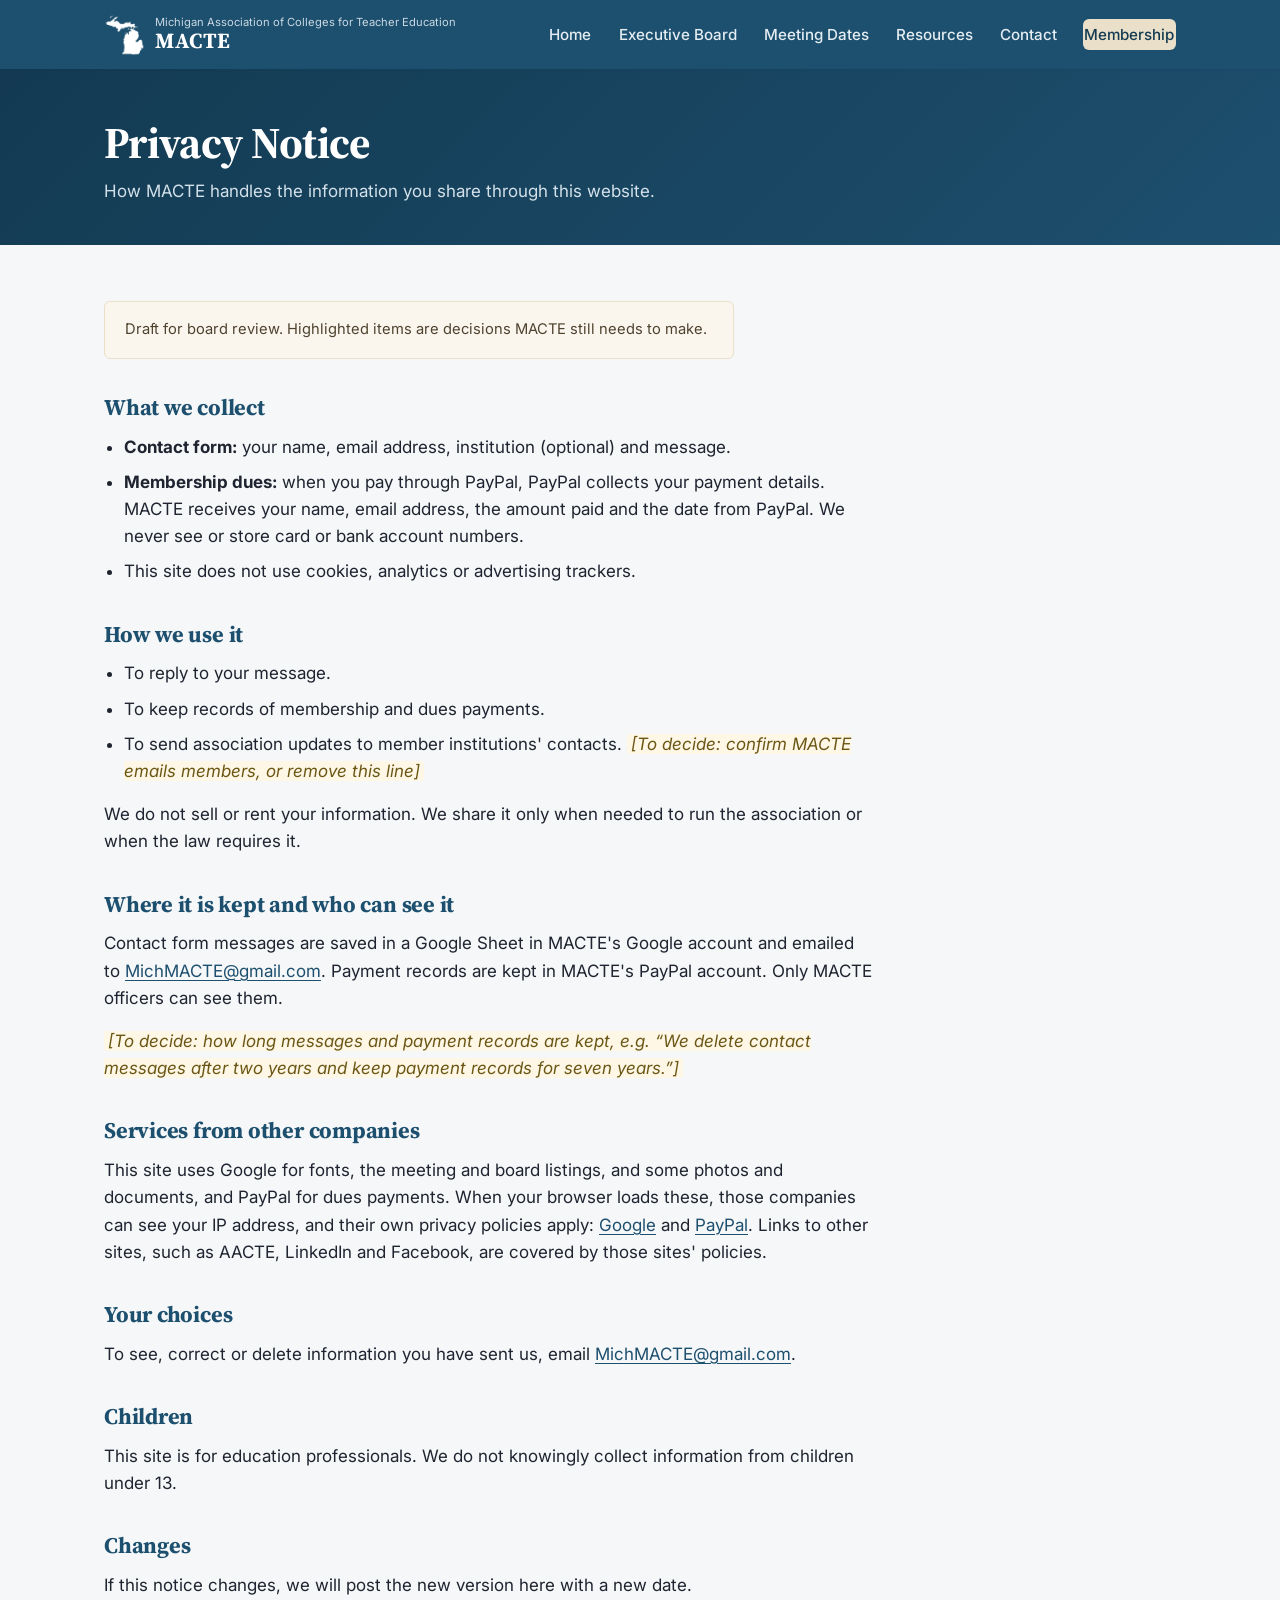
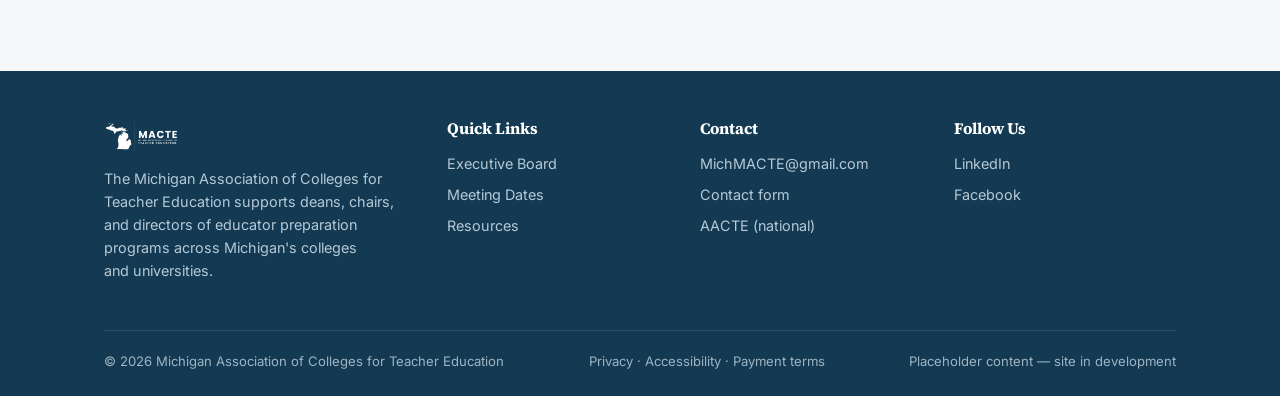
<file: privacy.html>
<!DOCTYPE html>
<html lang="en">
<head>
  <meta charset="UTF-8" />
  <meta name="viewport" content="width=device-width, initial-scale=1.0" />
  <title>Privacy Notice | MACTE</title>
  <meta name="description" content="How the Michigan Association of Colleges for Teacher Education handles information shared through its website." />
  <meta name="theme-color" content="#1d4f6e" />
  <meta property="og:type" content="website" />
  <meta property="og:site_name" content="Michigan Association of Colleges for Teacher Education" />
  <meta property="og:title" content="Privacy Notice | MACTE" />
  <meta property="og:description" content="How the Michigan Association of Colleges for Teacher Education handles information shared through its website." />
  <link rel="icon" href="assets/favicon-32.png" type="image/png" />
  <link rel="apple-touch-icon" href="assets/apple-touch-icon.png" />
  <link rel="preconnect" href="https://fonts.googleapis.com" />
  <link rel="preconnect" href="https://fonts.gstatic.com" crossorigin />
  <link href="https://fonts.googleapis.com/css2?family=Source+Serif+4:wght@600;700&family=Inter:wght@400;500;600;700&display=swap" rel="stylesheet" />
  <link rel="stylesheet" href="css/styles.css" />
  <!-- Cross-fade between pages. Kept inline so the browser sees it before the stylesheet arrives. -->
  <style>@media (prefers-reduced-motion: no-preference) { @view-transition { navigation: auto; } }</style>
</head>
<body>
  <a class="skip-link" href="#main">Skip to main content</a>

  <header class="site-header">
    <nav class="nav-bar">
      <a class="brand" href="index.html">
        <img src="assets/macte-icon-white.png" alt="" class="brand-logo" width="384" height="395" />
        <span class="brand-text">
          <span class="full-name">Michigan Association of Colleges for Teacher Education</span>
          <span class="acronym">MACTE</span>
        </span>
      </a>
      <button class="nav-toggle" type="button" aria-expanded="false" aria-controls="site-nav">Menu</button>
      <ul class="nav-links" id="site-nav">
        <li><a href="index.html">Home</a></li>
        <li><a href="executive-board.html">Executive Board</a></li>
        <li><a href="meetings.html">Meeting Dates</a></li>
        <li><a href="resources.html">Resources</a></li>
        <li><a href="contact.html">Contact</a></li>
        <li><a href="membership.html" class="nav-cta">Membership</a></li>
      </ul>
    </nav>
  </header>

  <main id="main">
    <section class="page-hero">
      <div class="container">
        <h1>Privacy Notice</h1>
        <p>How MACTE handles the information you share through this website.</p>
      </div>
    </section>

    <section class="section">
      <div class="container prose">
        <div class="notice">Draft for board review. Highlighted items are decisions MACTE still needs to make.</div>
        <h2>What we collect</h2>
        <ul>
          <li><strong>Contact form:</strong> your name, email address, institution (optional) and message.</li>
          <li><strong>Membership dues:</strong> when you pay through PayPal, PayPal collects your payment details. MACTE receives your name, email address, the amount paid and the date from PayPal. We never see or store card or bank account numbers.</li>
          <li>This site does not use cookies, analytics or advertising trackers.</li>
        </ul>

        <h2>How we use it</h2>
        <ul>
          <li>To reply to your message.</li>
          <li>To keep records of membership and dues payments.</li>
          <li>To send association updates to member institutions' contacts. <span class="tbd">[To decide: confirm MACTE emails members, or remove this line]</span></li>
        </ul>
        <p>We do not sell or rent your information. We share it only when needed to run the association or when the law requires it.</p>

        <h2>Where it is kept and who can see it</h2>
        <p>Contact form messages are saved in a Google Sheet in MACTE's Google account and emailed to <a href="mailto:MichMACTE@gmail.com">MichMACTE@gmail.com</a>. Payment records are kept in MACTE's PayPal account. Only MACTE officers can see them.</p>
        <p><span class="tbd">[To decide: how long messages and payment records are kept, e.g. &ldquo;We delete contact messages after two years and keep payment records for seven years.&rdquo;]</span></p>

        <h2>Services from other companies</h2>
        <p>This site uses Google for fonts, the meeting and board listings, and some photos and documents, and PayPal for dues payments. When your browser loads these, those companies can see your IP address, and their own privacy policies apply: <a href="https://policies.google.com/privacy" target="_blank" rel="noopener">Google</a> and <a href="https://www.paypal.com/us/legalhub/privacy-full" target="_blank" rel="noopener">PayPal</a>. Links to other sites, such as AACTE, LinkedIn and Facebook, are covered by those sites' policies.</p>

        <h2>Your choices</h2>
        <p>To see, correct or delete information you have sent us, email <a href="mailto:MichMACTE@gmail.com">MichMACTE@gmail.com</a>.</p>

        <h2>Children</h2>
        <p>This site is for education professionals. We do not knowingly collect information from children under 13.</p>

        <h2>Changes</h2>
        <p>If this notice changes, we will post the new version here with a new date.</p>
      </div>
    </section>
  </main>

  <footer class="site-footer">
    <div class="container">
      <div class="footer-grid">
        <div>
          <img src="assets/macte-logo-full-white.png" alt="MACTE" class="footer-logo" width="1029" height="464" />
          <p>The Michigan Association of Colleges for Teacher Education supports deans, chairs, and directors of educator preparation programs across Michigan's colleges and universities.</p>
        </div>
        <div>
          <h2 class="footer-heading">Quick Links</h2>
          <ul>
            <li><a href="executive-board.html">Executive Board</a></li>
            <li><a href="meetings.html">Meeting Dates</a></li>
            <li><a href="resources.html">Resources</a></li>
          </ul>
        </div>
        <div>
          <h2 class="footer-heading">Contact</h2>
          <ul>
            <li><a href="mailto:MichMACTE@gmail.com">MichMACTE@gmail.com</a></li>
            <li><a href="contact.html">Contact form</a></li>
            <li><a href="https://www.aacte.org" target="_blank" rel="noopener">AACTE (national)</a></li>
          </ul>
        </div>
        <div>
          <h2 class="footer-heading">Follow Us</h2>
          <ul>
            <li><a href="https://www.linkedin.com/company/michigan-association-of-colleges-for-teacher-education/" target="_blank" rel="noopener">LinkedIn</a></li>
            <li><a href="https://www.facebook.com/Mich.ACTE" target="_blank" rel="noopener">Facebook</a></li>
          </ul>
        </div>
      </div>
      <div class="footer-bottom">
        <span>&copy; <span data-current-year>2026</span> Michigan Association of Colleges for Teacher Education</span>
        <span class="footer-legal"><a href="privacy.html">Privacy</a> &middot; <a href="accessibility.html">Accessibility</a> &middot; <a href="payment-terms.html">Payment terms</a></span>
        <span>Placeholder content — site in development</span>
      </div>
    </div>
  </footer>

  <script src="js/main.js"></script>
</body>
</html>
</file>
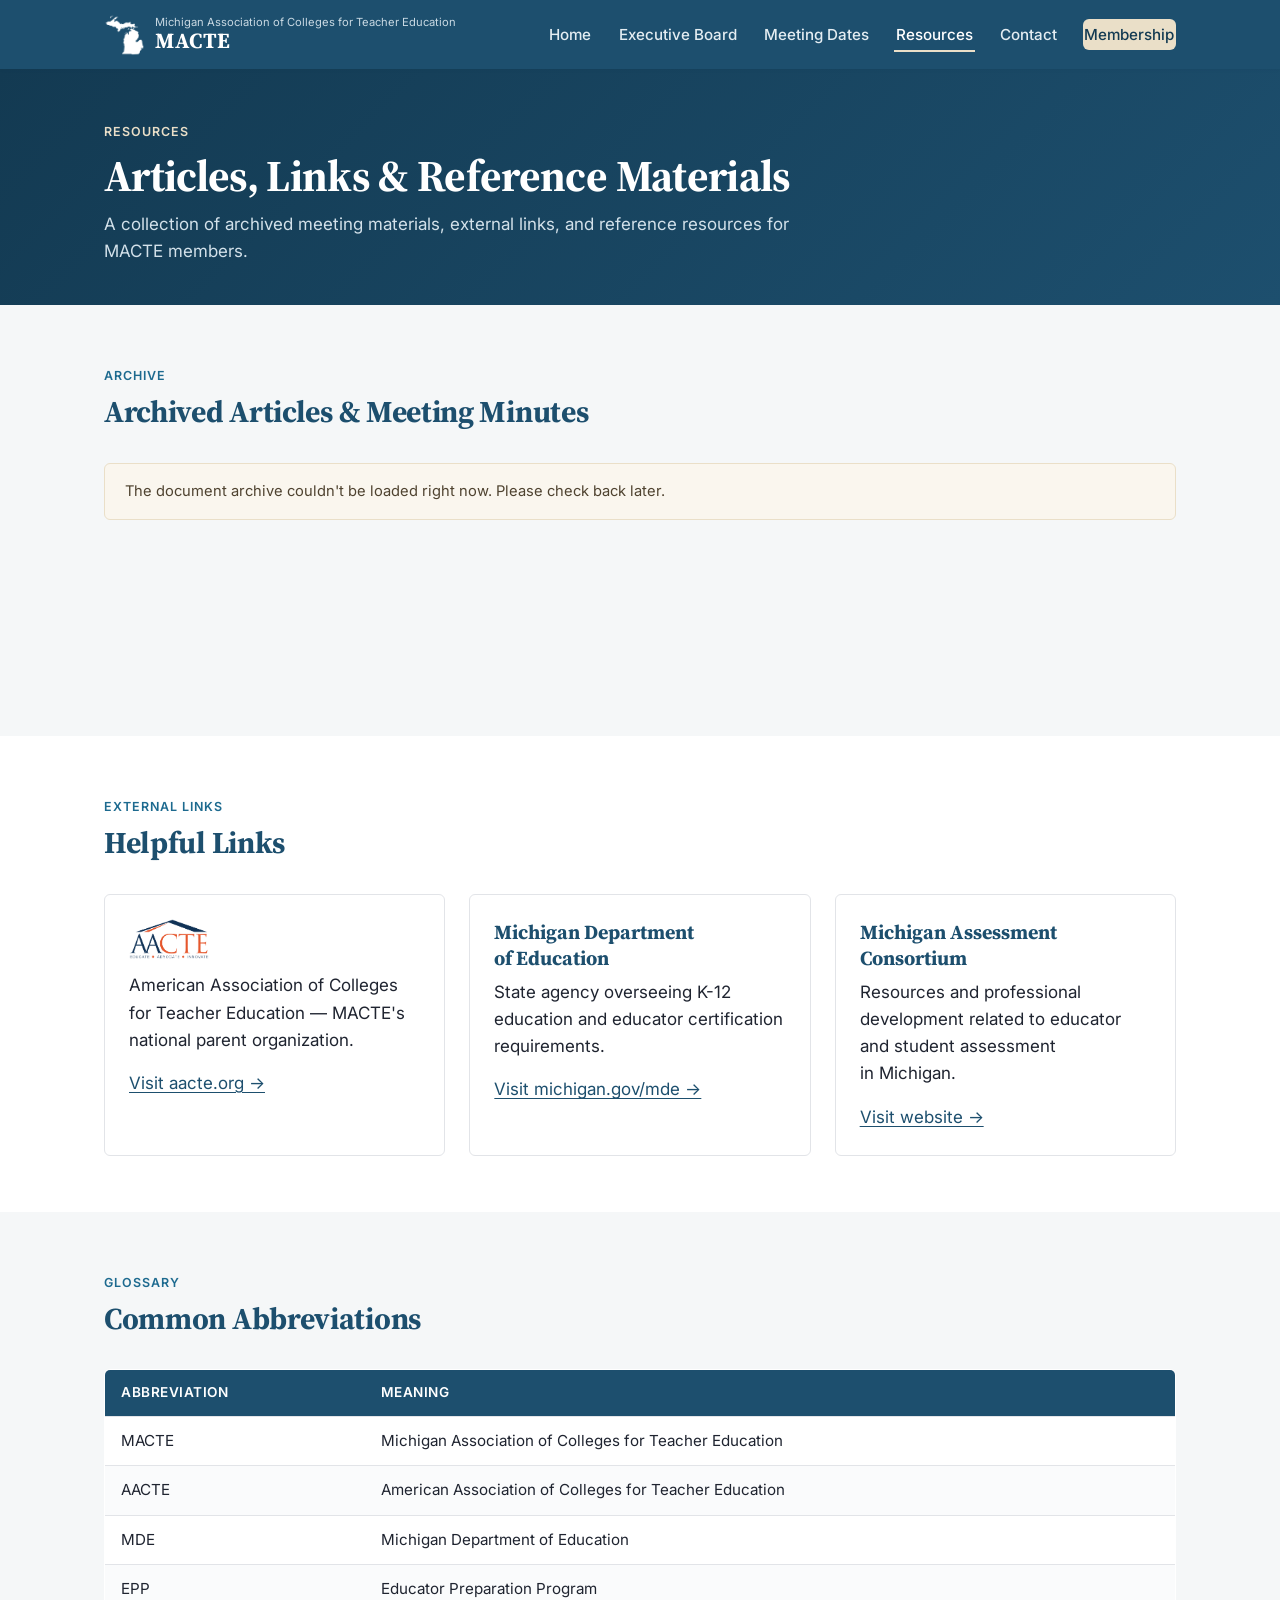
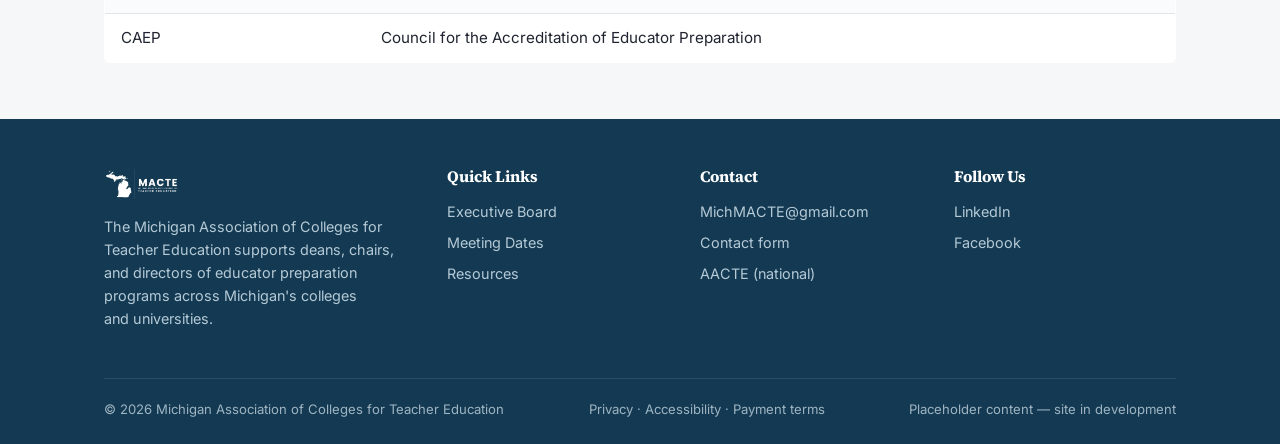
<file: resources.html>
<!DOCTYPE html>
<html lang="en">
<head>
  <meta charset="UTF-8" />
  <meta name="viewport" content="width=device-width, initial-scale=1.0" />
  <title>Resources | MACTE</title>
  <meta name="description" content="Archived articles, helpful links, and an abbreviations glossary for MACTE members." />
  <meta name="theme-color" content="#1d4f6e" />
  <meta property="og:type" content="website" />
  <meta property="og:site_name" content="Michigan Association of Colleges for Teacher Education" />
  <meta property="og:title" content="Resources | MACTE" />
  <meta property="og:description" content="Archived articles, helpful links, and an abbreviations glossary for MACTE members." />
  <link rel="icon" href="assets/favicon-32.png" type="image/png" />
  <link rel="apple-touch-icon" href="assets/apple-touch-icon.png" />
  <link rel="preconnect" href="https://fonts.googleapis.com" />
  <link rel="preconnect" href="https://fonts.gstatic.com" crossorigin />
  <link href="https://fonts.googleapis.com/css2?family=Source+Serif+4:wght@600;700&family=Inter:wght@400;500;600;700&display=swap" rel="stylesheet" />
  <link rel="stylesheet" href="css/styles.css" />
  <!-- Cross-fade between pages. Kept inline so the browser sees it before the stylesheet arrives. -->
  <style>@media (prefers-reduced-motion: no-preference) { @view-transition { navigation: auto; } }</style>
</head>
<body>
  <a class="skip-link" href="#main">Skip to main content</a>

  <header class="site-header">
    <nav class="nav-bar">
      <a class="brand" href="index.html">
        <img src="assets/macte-icon-white.png" alt="" class="brand-logo" width="384" height="395" />
        <span class="brand-text">
          <span class="full-name">Michigan Association of Colleges for Teacher Education</span>
          <span class="acronym">MACTE</span>
        </span>
      </a>
      <button class="nav-toggle" type="button" aria-expanded="false" aria-controls="site-nav">Menu</button>
      <ul class="nav-links" id="site-nav">
        <li><a href="index.html">Home</a></li>
        <li><a href="executive-board.html">Executive Board</a></li>
        <li><a href="meetings.html">Meeting Dates</a></li>
        <li><a href="resources.html" aria-current="page">Resources</a></li>
        <li><a href="contact.html">Contact</a></li>
        <li><a href="membership.html" class="nav-cta">Membership</a></li>
      </ul>
    </nav>
  </header>

  <main id="main">
    <section class="page-hero">
      <div class="container">
        <span class="eyebrow">Resources</span>
        <h1>Articles, Links &amp; Reference Materials</h1>
        <p>A collection of archived meeting materials, external links, and reference resources for MACTE members.</p>
      </div>
    </section>

    <section class="section">
      <div class="container">
        <div class="section-header">
          <span class="eyebrow">Archive</span>
          <h2>Archived Articles &amp; Meeting Minutes</h2>
        </div>
        <div id="doc-notice" class="notice" role="status">Loading documents&hellip;</div>
        <ul id="doc-list" class="doc-list"></ul>
      </div>
    </section>

    <section class="section section-alt">
      <div class="container">
        <div class="section-header">
          <span class="eyebrow">External Links</span>
          <h2>Helpful Links</h2>
        </div>
        <div class="card-grid">
          <div class="card">
            <img src="assets/aacte-logo.png" alt="AACTE" class="card-logo" width="900" height="449" />
            <p>American Association of Colleges for Teacher Education &mdash; MACTE's national parent organization.</p>
            <p><a href="https://www.aacte.org" target="_blank" rel="noopener">Visit aacte.org &rarr;</a></p>
          </div>
          <div class="card">
            <h3>Michigan Department of Education</h3>
            <p>State agency overseeing K-12 education and educator certification requirements.</p>
            <p><a href="https://www.michigan.gov/mde" target="_blank" rel="noopener">Visit michigan.gov/mde &rarr;</a></p>
          </div>
          <div class="card">
            <h3>Michigan Assessment Consortium</h3>
            <p>Resources and professional development related to educator and student assessment in Michigan.</p>
            <p><a href="https://www.michiganassessmentconsortium.org" target="_blank" rel="noopener">Visit website &rarr;</a></p>
          </div>
        </div>
      </div>
    </section>

    <section class="section">
      <div class="container">
        <div class="section-header">
          <span class="eyebrow">Glossary</span>
          <h2>Common Abbreviations</h2>
        </div>
        <div class="table-wrap">
          <table>
            <caption class="visually-hidden">Common abbreviations and their meanings</caption>
            <thead>
              <tr><th scope="col">Abbreviation</th><th scope="col">Meaning</th></tr>
            </thead>
            <tbody>
              <tr><td>MACTE</td><td>Michigan Association of Colleges for Teacher Education</td></tr>
              <tr><td>AACTE</td><td>American Association of Colleges for Teacher Education</td></tr>
              <tr><td>MDE</td><td>Michigan Department of Education</td></tr>
              <tr><td>EPP</td><td>Educator Preparation Program</td></tr>
              <tr><td>CAEP</td><td>Council for the Accreditation of Educator Preparation</td></tr>
            </tbody>
          </table>
        </div>
      </div>
    </section>
  </main>

  <footer class="site-footer">
    <div class="container">
      <div class="footer-grid">
        <div>
          <img src="assets/macte-logo-full-white.png" alt="MACTE" class="footer-logo" width="1029" height="464" />
          <p>The Michigan Association of Colleges for Teacher Education supports deans, chairs, and directors of educator preparation programs across Michigan's colleges and universities.</p>
        </div>
        <div>
          <h2 class="footer-heading">Quick Links</h2>
          <ul>
            <li><a href="executive-board.html">Executive Board</a></li>
            <li><a href="meetings.html">Meeting Dates</a></li>
            <li><a href="resources.html">Resources</a></li>
          </ul>
        </div>
        <div>
          <h2 class="footer-heading">Contact</h2>
          <ul>
            <li><a href="mailto:MichMACTE@gmail.com">MichMACTE@gmail.com</a></li>
            <li><a href="contact.html">Contact form</a></li>
            <li><a href="https://www.aacte.org" target="_blank" rel="noopener">AACTE (national)</a></li>
          </ul>
        </div>
        <div>
          <h2 class="footer-heading">Follow Us</h2>
          <ul>
            <li><a href="https://www.linkedin.com/company/michigan-association-of-colleges-for-teacher-education/" target="_blank" rel="noopener">LinkedIn</a></li>
            <li><a href="https://www.facebook.com/Mich.ACTE" target="_blank" rel="noopener">Facebook</a></li>
          </ul>
        </div>
      </div>
      <div class="footer-bottom">
        <span>&copy; <span data-current-year>2026</span> Michigan Association of Colleges for Teacher Education</span>
        <span class="footer-legal"><a href="privacy.html">Privacy</a> &middot; <a href="accessibility.html">Accessibility</a> &middot; <a href="payment-terms.html">Payment terms</a></span>
        <span>Placeholder content — site in development</span>
      </div>
    </div>
  </footer>

  <script src="js/main.js"></script>
  <script src="js/csv-utils.js"></script>
  <script src="js/documents.js"></script>
</body>
</html>
</file>
<file: css/styles.css>
/* ==========================================================================
   MACTE — Michigan Association of Colleges for Teacher Education
   Global stylesheet
   ========================================================================== */

:root {
  /* Palette: "Lake Superior & Birch" (Option E on color-options.html). */
  --color-primary: #1d4f6e;
  --color-primary-dark: #133a52;
  --color-primary-light: #27627f;
  /* Birch is only for the dark lake surfaces; it is too pale to read on white. */
  --color-accent: #eadfc8;
  --color-accent-light: #f4ede0;
  /* Accent for small text on white and --color-bg (5.5:1 or better). */
  --color-accent-text: #1d6a8f;
  --color-on-primary: #d3e1ea;
  --color-on-primary-faint: #b5c9d6;
  --color-bg: #f5f7f8;
  --color-surface: #ffffff;
  --color-text: #1f2430;
  --color-text-muted: #5b6270;
  --color-border: #e2e4e8;
  --radius: 6px;
  --shadow-sm: 0 1px 3px rgba(19, 58, 82, 0.08);
  --shadow-md: 0 4px 16px rgba(19, 58, 82, 0.12);
  --max-width: 1120px;
  /* Motion: quick for hover feedback, slower for things arriving on the page. */
  --ease-out: cubic-bezier(0.16, 1, 0.3, 1);
  --dur-fast: 150ms;
  --dur: 250ms;
  --font-body: "Inter", -apple-system, BlinkMacSystemFont, "Segoe UI", Roboto, Helvetica, Arial, sans-serif;
  --font-serif: "Source Serif 4", Georgia, "Times New Roman", serif;
}

* { box-sizing: border-box; }

html { scroll-behavior: smooth; }
@media (prefers-reduced-motion: reduce) {
  html { scroll-behavior: auto; }
}

body {
  margin: 0;
  font-family: var(--font-body);
  color: var(--color-text);
  background: var(--color-bg);
  font-size: 1.0625rem;
  line-height: 1.6;
  -webkit-text-size-adjust: 100%;
}

img { max-width: 100%; display: block; }

/* Keep in-page jump targets clear of the sticky header. */
[id] { scroll-margin-top: 5rem; }

::selection { background: var(--color-primary); color: var(--color-surface); }
.site-header ::selection,
.hero ::selection,
.page-hero ::selection,
.callout ::selection,
.site-footer ::selection { background: var(--color-accent); color: var(--color-primary-dark); }

a { color: var(--color-primary); text-decoration: none; transition: color var(--dur-fast) ease; }
a:hover { text-decoration: underline; }

/* Primary-color rings on light surfaces, birch on the dark ones. */
a:focus-visible,
button:focus-visible {
  outline: 2px solid var(--color-primary);
  outline-offset: 2px;
}
.site-header :focus-visible,
.hero :focus-visible,
.page-hero :focus-visible,
.callout :focus-visible,
.site-footer :focus-visible { outline-color: var(--color-accent); }

.skip-link {
  position: absolute;
  left: 1rem;
  top: -3rem;
  z-index: 200;
  background: var(--color-accent);
  color: var(--color-primary-dark);
  font-weight: 600;
  padding: 0.6rem 1rem;
  border-radius: var(--radius);
  transition: top var(--dur-fast) ease;
}
.skip-link:focus { top: 0.75rem; }

.container {
  max-width: var(--max-width);
  margin: 0 auto;
  padding: 0 1.5rem;
}

h1, h2, h3, h4 {
  font-family: var(--font-serif);
  color: var(--color-primary);
  line-height: 1.2;
  margin: 0 0 0.75rem;
  text-wrap: balance;
}

/* Headings scale with the viewport between a phone size and a desktop size. */
h1 { font-size: clamp(1.9rem, 1.45rem + 2vw, 2.75rem); letter-spacing: -0.015em; }
h2 { font-size: clamp(1.5rem, 1.3rem + 0.9vw, 1.9rem); letter-spacing: -0.01em; }
h3 { font-size: 1.25rem; line-height: 1.3; }

p { margin: 0 0 1rem; text-wrap: pretty; }

/* Running text never gets wider than a comfortable reading line. */
.section p, .section li { max-width: 70ch; }

/* Links inside text are underlined so they don't rely on color alone. */
main :is(p, li, td, dd) a:not(.btn) {
  text-decoration: underline;
  text-decoration-thickness: 1px;
  text-underline-offset: 0.15em;
}
main :is(p, li, td, dd) a:not(.btn):hover { text-decoration-thickness: 2px; }

.visually-hidden {
  position: absolute;
  width: 1px;
  height: 1px;
  margin: -1px;
  padding: 0;
  overflow: hidden;
  clip-path: inset(50%);
  white-space: nowrap;
  border: 0;
}

.eyebrow {
  display: inline-block;
  text-transform: uppercase;
  letter-spacing: 0.08em;
  font-size: 0.78rem;
  font-weight: 600;
  color: var(--color-accent-text);
  margin-bottom: 0.5rem;
}
.hero .eyebrow,
.page-hero .eyebrow { color: var(--color-accent); }

/* ---------- Buttons ---------- */
.btn {
  display: inline-block;
  padding: 0.7rem 1.4rem;
  border-radius: var(--radius);
  font-weight: 600;
  font-size: 0.95rem;
  border: 2px solid transparent;
  cursor: pointer;
  transition: background var(--dur-fast) ease, color var(--dur-fast) ease, border-color var(--dur-fast) ease,
    box-shadow var(--dur) var(--ease-out), transform var(--dur) var(--ease-out);
}
.btn:hover { text-decoration: none; box-shadow: var(--shadow-md); }
.btn:active { box-shadow: none; }
.btn:disabled { opacity: 0.6; cursor: not-allowed; box-shadow: none; }

.btn-primary {
  background: var(--color-accent);
  color: var(--color-primary-dark);
}
.btn-primary:hover { background: var(--color-accent-light); }

.btn-outline {
  background: transparent;
  color: var(--color-surface);
  border-color: var(--color-surface);
}
.btn-outline:hover { background: rgba(255,255,255,0.12); }

.btn-secondary {
  background: var(--color-primary);
  color: var(--color-surface);
}
.btn-secondary:hover { background: var(--color-primary-light); }

.btn-sm { padding: 0.5rem 1rem; font-size: 0.85rem; }

/* ---------- Header / Nav ---------- */
.site-header {
  background: var(--color-primary);
  color: var(--color-surface);
  position: sticky;
  top: 0;
  z-index: 100;
  box-shadow: var(--shadow-sm);
}

.nav-bar {
  display: flex;
  align-items: center;
  justify-content: space-between;
  padding: 0.85rem 1.5rem;
  max-width: var(--max-width);
  margin: 0 auto;
}

.brand {
  display: flex;
  align-items: center;
  gap: 0.65rem;
  color: var(--color-surface);
}
.brand:hover { text-decoration: none; }

.brand-logo { height: 42px; width: auto; flex-shrink: 0; }

.brand-text { line-height: 1.15; }
.brand-text .full-name {
  display: block;
  font-size: 0.7rem;
  color: #c9d9e3;
  font-weight: 400;
}
.brand-text .acronym {
  font-family: var(--font-serif);
  font-size: 1.35rem;
  font-weight: 700;
  letter-spacing: 0.02em;
}

.nav-toggle {
  display: none;
  background: transparent;
  border: 1px solid rgba(255,255,255,0.45);
  border-radius: var(--radius);
  color: var(--color-surface);
  font: inherit;
  font-size: 0.95rem;
  font-weight: 600;
  min-height: 44px;
  padding: 0 0.9rem;
  cursor: pointer;
  transition: background var(--dur-fast) ease;
}
.nav-toggle:hover { background: rgba(255,255,255,0.12); }

.nav-links {
  display: flex;
  align-items: center;
  gap: 1.5rem;
  list-style: none;
  margin: 0;
  padding: 0;
}

.nav-links a {
  color: #e4edf2;
  font-weight: 500;
  font-size: 0.95rem;
  padding: 0.4rem 0.1rem;
  white-space: nowrap;
  border-bottom: 2px solid transparent;
  transition: color var(--dur-fast) ease, border-color var(--dur) ease, background var(--dur-fast) ease;
}
.nav-links a:hover,
.nav-links a[aria-current="page"] {
  color: var(--color-surface);
  border-bottom-color: var(--color-accent);
  text-decoration: none;
}

.nav-cta {
  background: var(--color-accent);
  color: var(--color-primary-dark) !important;
  padding: 0.5rem 1rem;
  border-radius: var(--radius);
  border-bottom: none !important;
}
.nav-cta:hover { background: var(--color-accent-light); }

/* ---------- Hero ---------- */
.hero {
  background: linear-gradient(135deg, var(--color-primary-dark), var(--color-primary) 60%, var(--color-primary-light));
  color: var(--color-surface);
  padding: 4.5rem 0;
}

.hero .container {
  display: grid;
  grid-template-columns: 1.1fr 0.9fr;
  gap: 2.5rem;
  align-items: center;
}

.hero h1 { color: var(--color-surface); }
.hero p.lead {
  font-size: 1.1rem;
  color: var(--color-on-primary);
  max-width: 46ch;
}

.hero-actions { display: flex; gap: 0.85rem; margin-top: 1.5rem; flex-wrap: wrap; }

.hero-card {
  background: rgba(255,255,255,0.06);
  border: 1px solid rgba(255,255,255,0.18);
  border-radius: var(--radius);
  padding: 1.5rem;
}
.hero-card h2 { color: var(--color-surface); font-size: 1.3rem; }
.hero-card ul { margin: 0; padding-left: 1.1rem; color: var(--color-on-primary); }
.hero-card li { margin-bottom: 0.5rem; }
.hero-card-footer { margin: 1rem 0 0; }

.page-hero {
  background: linear-gradient(135deg, var(--color-primary-dark), var(--color-primary));
  color: var(--color-surface);
  padding: 3rem 0 2.5rem;
}
.page-hero h1 { color: var(--color-surface); margin-bottom: 0.5rem; }
.page-hero p { color: var(--color-on-primary); max-width: 65ch; margin-bottom: 0; }

/* ---------- Sections ---------- */
.section { padding: 3.5rem 0; }
.section-alt { background: var(--color-surface); }
.section-header { max-width: 65ch; margin-bottom: 2rem; }

.card-grid {
  display: grid;
  grid-template-columns: repeat(auto-fit, minmax(240px, 1fr));
  gap: 1.5rem;
}

.card {
  background: var(--color-surface);
  border: 1px solid var(--color-border);
  border-radius: var(--radius);
  padding: 1.5rem;
  transition: box-shadow var(--dur) var(--ease-out), transform var(--dur) var(--ease-out);
}
/* Only cards that lead somewhere respond to the pointer. */
.card:has(a):hover { box-shadow: var(--shadow-md); }
.card h3 { margin-bottom: 0.5rem; }
.card p:last-child { margin-bottom: 0; }

/* Hold room for content that arrives from the Google Sheets, so the page
   below doesn't jump when it lands. */
#board-grid:empty { min-height: 16rem; }
#doc-list:empty { min-height: 8rem; }

/* Officers upload photos of any shape; cover-crop into a circle, biased toward
   the top of the frame where faces usually are. */
.board-photo,
.board-avatar {
  width: 96px;
  height: 96px;
  border-radius: 50%;
  margin-bottom: 1rem;
}
.board-photo {
  object-fit: cover;
  object-position: center 25%;
  background: var(--color-border);
}
.board-avatar {
  display: flex;
  align-items: center;
  justify-content: center;
  background: var(--color-primary);
  color: var(--color-accent-light);
  font-family: var(--font-serif);
  font-size: 1.75rem;
  font-weight: 700;
}

/* ---------- Tables ---------- */
.table-wrap { overflow-x: auto; }
table {
  width: 100%;
  border-collapse: collapse;
  background: var(--color-surface);
  border: 1px solid var(--color-border);
  border-radius: var(--radius);
  overflow: hidden;
}
th, td {
  text-align: left;
  padding: 0.75rem 1rem;
  border-bottom: 1px solid var(--color-border);
  font-size: 0.95rem;
  font-variant-numeric: tabular-nums;
}
th {
  background: var(--color-primary);
  color: var(--color-surface);
  font-weight: 600;
  font-size: 0.85rem;
  text-transform: uppercase;
  letter-spacing: 0.04em;
}
tr:last-child td { border-bottom: none; }
td { transition: background var(--dur-fast) ease; }
tr:nth-child(even) td { background: #fafbfc; }
tbody tr:hover td { background: #eef3f6; }

/* ---------- Document list ---------- */
.doc-list { list-style: none; margin: 0; padding: 0; display: grid; gap: 0.75rem; }
.doc-list li {
  display: flex;
  align-items: center;
  justify-content: space-between;
  gap: 1rem;
  background: var(--color-surface);
  border: 1px solid var(--color-border);
  border-radius: var(--radius);
  padding: 0.9rem 1.15rem;
  max-width: none;
  transition: box-shadow var(--dur) var(--ease-out), border-color var(--dur) ease;
}
.doc-list li:hover { box-shadow: var(--shadow-sm); border-color: #c9d3da; }
.doc-list .doc-name { font-weight: 600; }
.doc-list .doc-meta { color: var(--color-text-muted); font-size: 0.85rem; }
.doc-download {
  font-size: 0.85rem;
  font-weight: 600;
  white-space: nowrap;
}

/* ---------- Callout / CTA band ---------- */
.callout {
  background: var(--color-primary);
  color: var(--color-surface);
  border-radius: var(--radius);
  padding: 2.5rem;
  display: flex;
  align-items: center;
  justify-content: space-between;
  gap: 2rem;
  flex-wrap: wrap;
}
.callout h2 { color: var(--color-surface); margin-bottom: 0.25rem; }
.callout p { color: var(--color-on-primary); margin-bottom: 0; }
.callout p + p { margin-top: 0.5rem; }
.callout p a { color: var(--color-surface); text-decoration: underline; text-underline-offset: 2px; }
.callout p a:hover { color: var(--color-accent); }

/* The PayPal button on membership.html stays switched off until its href is filled in. */
[data-paypal-link][href=""],
[data-paypal-link]:not([href]) {
  opacity: 0.55;
  pointer-events: none;
  box-shadow: none;
}
.table-wrap + .callout { margin-top: 2.5rem; }

.notice {
  background: #faf6ee;
  border: 1px solid var(--color-accent);
  border-radius: var(--radius);
  padding: 1rem 1.25rem;
  font-size: 0.92rem;
  color: #4f4330;
  margin-bottom: 2rem;
}

/* ---------- Forms ---------- */
form { display: grid; gap: 1rem; max-width: 560px; }
.form-row { display: grid; gap: 0.4rem; }
label { font-weight: 600; font-size: 0.9rem; }
input, textarea, select {
  font-family: inherit;
  font-size: 1rem;
  padding: 0.65rem 0.8rem;
  border: 1px solid var(--color-border);
  border-radius: var(--radius);
  background: var(--color-surface);
  color: var(--color-text);
  transition: border-color var(--dur-fast) ease;
}
input:hover, textarea:hover, select:hover { border-color: #b9c4cc; }
input:focus, textarea:focus, select:focus {
  outline: 2px solid var(--color-primary);
  outline-offset: 1px;
}
textarea { resize: vertical; min-height: 140px; }

.form-status {
  margin: 0;
  padding: 0.75rem 1rem;
  border-radius: var(--radius);
  font-size: 0.92rem;
  background: #f4f5f7;
  border: 1px solid var(--color-border);
}
.form-status.success {
  background: #eaf6ec;
  border-color: #9ccaa6;
  color: #245c32;
}
.form-status.error {
  background: #fdecea;
  border-color: #e0a19b;
  color: #8a2b21;
}

/* ---------- Policy pages ---------- */
.prose > * { max-width: 70ch; }
.prose h2 { font-size: 1.4rem; margin-top: 2.25rem; }
.prose ul { padding-left: 1.25rem; margin: 0 0 1rem; }
.prose li { margin-bottom: 0.5rem; }
.prose a { text-decoration: underline; text-underline-offset: 2px; }
/* Marks wording the board still has to decide on the draft policy pages. */
.tbd {
  background: #fff7e6;
  color: #6b5715;
  border-radius: 3px;
  padding: 0 0.25rem;
  font-style: italic;
}

.form-note { margin: 0; font-size: 0.85rem; color: var(--color-text-muted); }

/* ---------- Footer ---------- */
.site-footer {
  background: var(--color-primary-dark);
  color: var(--color-on-primary-faint);
  padding: 3rem 0 1.5rem;
  font-size: 0.9rem;
}
.footer-grid {
  display: grid;
  grid-template-columns: 1.4fr 1fr 1fr 1fr;
  gap: 2rem;
  margin-bottom: 2rem;
}
.footer-heading { color: var(--color-surface); font-size: 1rem; letter-spacing: 0; margin-bottom: 0.85rem; }
.footer-grid ul { list-style: none; margin: 0; padding: 0; display: grid; gap: 0.5rem; }
.footer-grid a { color: var(--color-on-primary-faint); }
.footer-grid a:hover { color: var(--color-surface); }
.footer-legal a { color: inherit; }
.footer-legal a:hover { color: var(--color-surface); }
.footer-bottom {
  border-top: 1px solid rgba(255,255,255,0.1);
  padding-top: 1.25rem;
  display: flex;
  justify-content: space-between;
  flex-wrap: wrap;
  gap: 0.5rem;
  font-size: 0.82rem;
  color: #9fb4c2;
}

/* ---------- Logos & badges ---------- */
.footer-logo { height: 34px; width: auto; margin-bottom: 0.85rem; }

.card-logo { height: 40px; width: auto; margin-bottom: 0.85rem; }

.affiliate-badge {
  display: flex;
  align-items: center;
  gap: 1rem;
  margin-top: 2rem;
  padding-top: 1.5rem;
  border-top: 1px solid var(--color-border);
}
.affiliate-badge img { height: 48px; width: auto; flex-shrink: 0; }
.affiliate-badge p { margin: 0; font-size: 0.9rem; }

/* ---------- Utility ---------- */
.text-muted { color: var(--color-text-muted); }
.two-col {
  display: grid;
  grid-template-columns: 1fr 1fr;
  gap: 2rem;
}

/* ---------- Responsive ---------- */
@media (max-width: 860px) {
  .hero .container { grid-template-columns: 1fr; }
  .footer-grid { grid-template-columns: 1fr 1fr; }
  .two-col { grid-template-columns: 1fr; }
}

@media (max-width: 960px) {
  .nav-toggle { display: block; }
  .nav-links {
    position: absolute;
    top: 100%;
    left: 0;
    right: 0;
    background: var(--color-primary);
    flex-direction: column;
    align-items: flex-start;
    padding: 1rem 1.5rem 1.5rem;
    gap: 0.85rem;
    box-shadow: var(--shadow-md);
    /* Closed: invisible and out of the tab order, but still able to fade. */
    visibility: hidden;
    opacity: 0;
    transition: opacity var(--dur-fast) ease, visibility 0s linear var(--dur-fast);
  }
  .nav-links.open {
    visibility: visible;
    opacity: 1;
    transition: opacity var(--dur) ease, visibility 0s;
  }
  .nav-cta { margin-top: 0.25rem; }
}

@media (max-width: 720px) {
  .footer-grid { grid-template-columns: 1fr; }
  .callout { flex-direction: column; align-items: flex-start; }
}

/* ==========================================================================
   Motion
   Colors and shadows always ease. Anything that moves sits inside the
   no-preference query, so visitors who ask for reduced motion get a still page.
   ========================================================================== */
@keyframes rise-in {
  from { opacity: 0; transform: translateY(8px); }
  to { opacity: 1; transform: none; }
}
@keyframes fade-in {
  from { opacity: 0; }
  to { opacity: 1; }
}
@keyframes menu-unroll {
  from { clip-path: inset(0 0 100% 0); }
  to { clip-path: inset(0 0 -2rem 0); }
}

/* Status messages and sheet-loaded rows fade in for everyone; nothing moves. */
.form-status { animation: fade-in var(--dur) ease both; }
#upcoming-list li,
#meetings-table-body tr { animation: fade-in 400ms ease both; }

@media (prefers-reduced-motion: no-preference) {
  /* Pages cross-fade into each other (switched on by the small <style> in each
     page's <head>) while the header holds still. */
  .site-header { view-transition-name: site-header; }

  .btn:hover { transform: translateY(-1px); }
  .btn:active { transform: translateY(1px); }
  .card:has(a):hover { transform: translateY(-2px); }

  /* The welcome: the home hero settles into place one line at a time. */
  .hero .container > div:first-child > * { animation: rise-in 400ms var(--ease-out) both; }
  .hero .container > div:first-child > :nth-child(2) { animation-delay: 50ms; }
  .hero .container > div:first-child > :nth-child(3) { animation-delay: 100ms; }
  .hero .container > div:first-child > :nth-child(4) { animation-delay: 150ms; }
  .hero-card { animation: rise-in 400ms var(--ease-out) 200ms both; }

  /* Inner pages get a shorter version so moving around the site stays quick. */
  .page-hero .container > * { animation: rise-in 350ms var(--ease-out) both; }
  .page-hero .container > :nth-child(2) { animation-delay: 50ms; }
  .page-hero .container > :nth-child(3) { animation-delay: 100ms; }

  /* Board cards and documents arrive from the Google Sheets after the page loads. */
  .board-card,
  #doc-list li { animation: rise-in 350ms var(--ease-out) both; }
  .board-card:nth-child(2), #doc-list li:nth-child(2) { animation-delay: 60ms; }
  .board-card:nth-child(3), #doc-list li:nth-child(3) { animation-delay: 120ms; }
  .board-card:nth-child(4), #doc-list li:nth-child(4) { animation-delay: 180ms; }
  .board-card:nth-child(n+5), #doc-list li:nth-child(n+5) { animation-delay: 240ms; }

  /* js/main.js adds .reveal to content below the fold, then animates it in on scroll. */
  .reveal { opacity: 0; }

  @media (max-width: 960px) {
    .nav-links.open { animation: menu-unroll 300ms var(--ease-out); }
  }
}

@media print {
  .reveal { opacity: 1; }
  .site-header, .skip-link, .nav-toggle, .hero-actions, .footer-grid, .btn { display: none; }
  body { background: #fff; color: #000; font-size: 11pt; }
  .hero, .page-hero, .callout, .site-footer { background: none; color: #000; padding: 1rem 0; }
  .hero *, .page-hero *, .callout *, .site-footer * { color: #000 !important; }
  .section { padding: 1rem 0; }
  .card, table, .doc-list li { box-shadow: none; break-inside: avoid; }
  th { background: none; color: #000; border-bottom: 2px solid #000; }
  main a[href^="http"]::after { content: " (" attr(href) ")"; font-size: 0.85em; word-break: break-all; }
}
</file>
